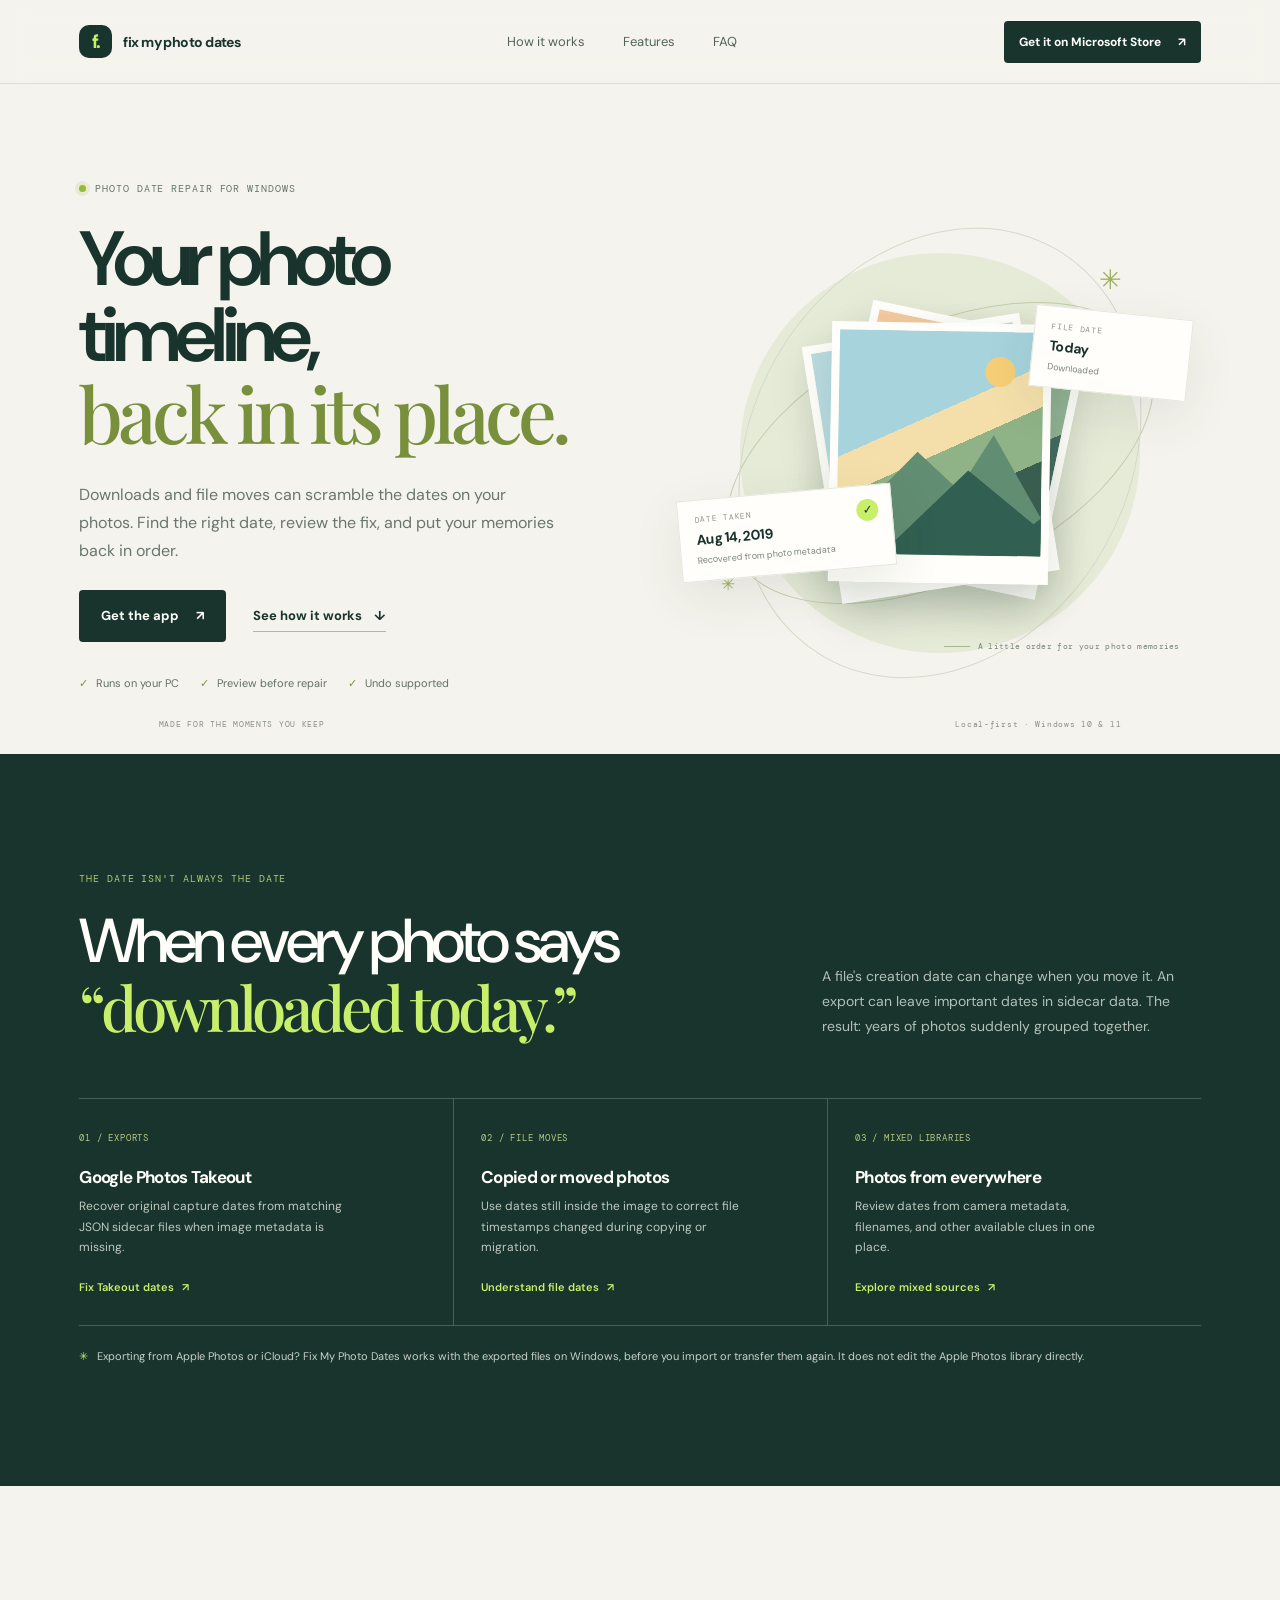
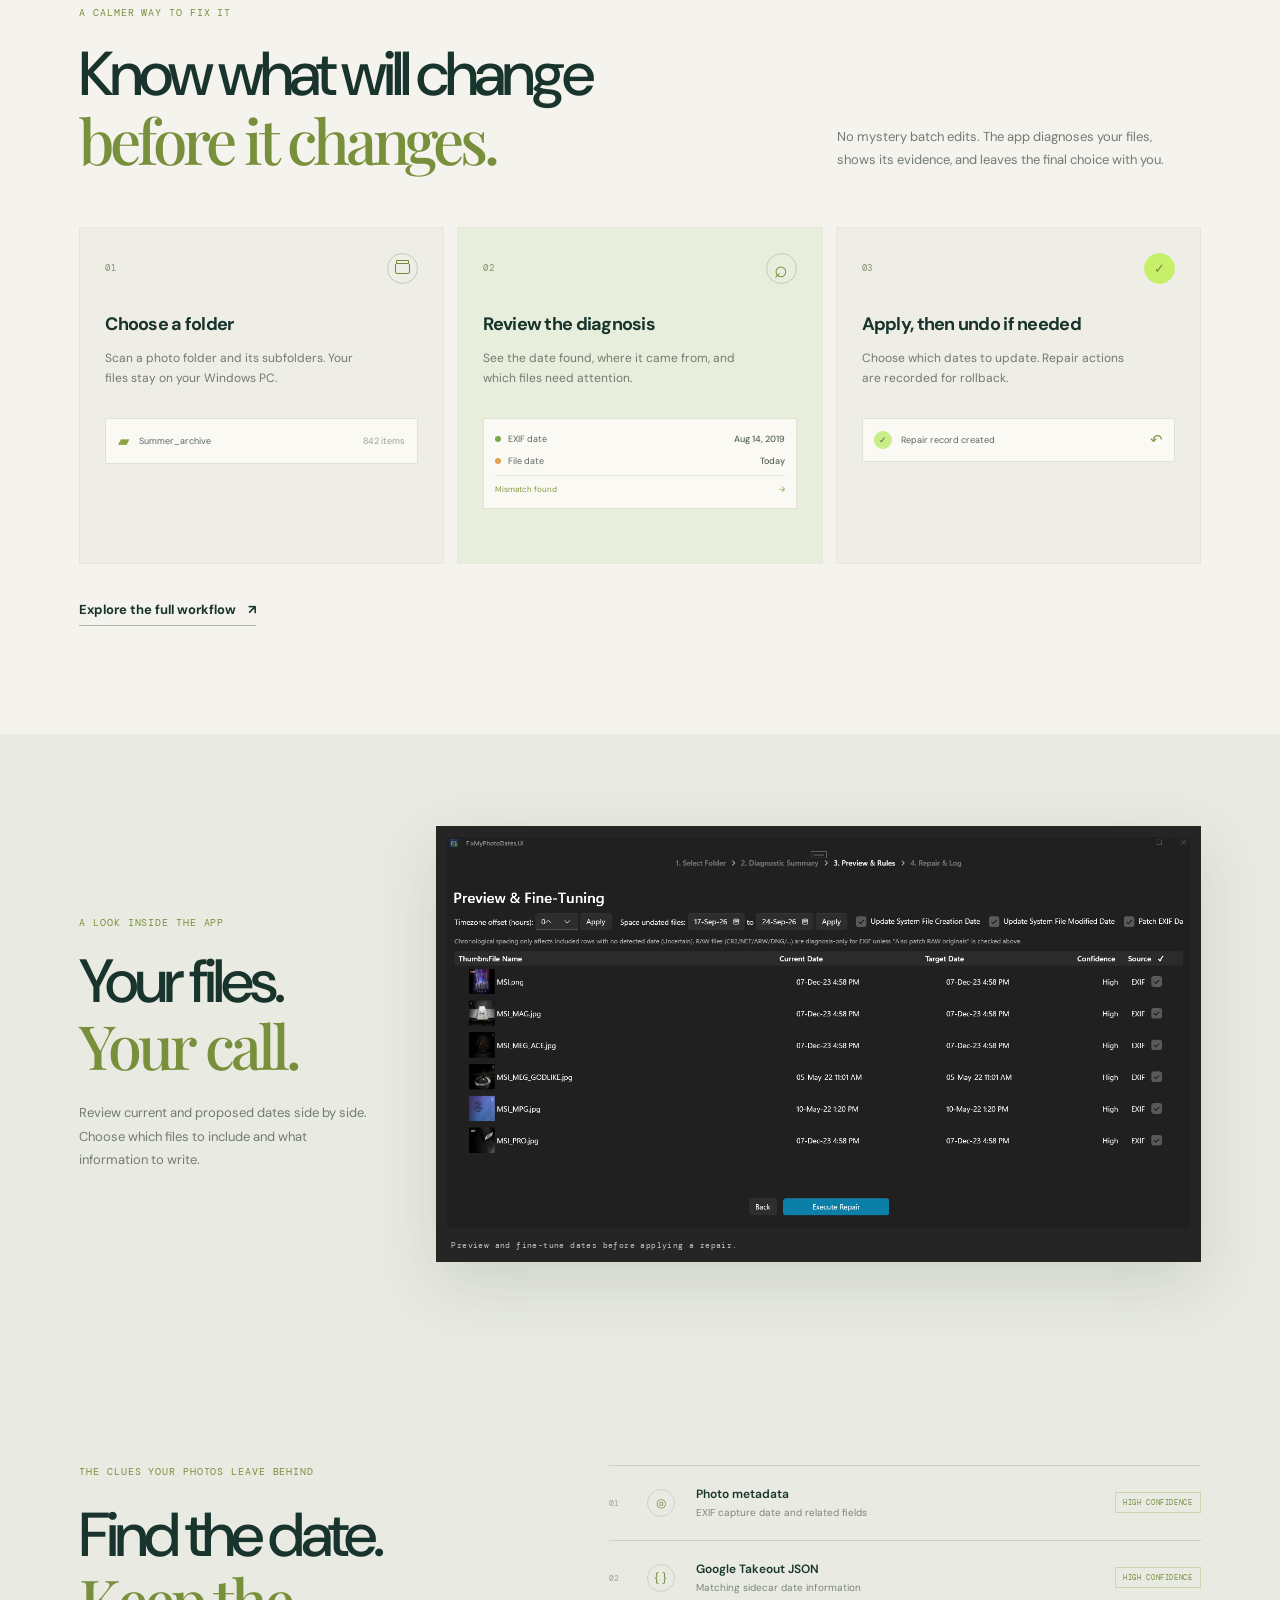
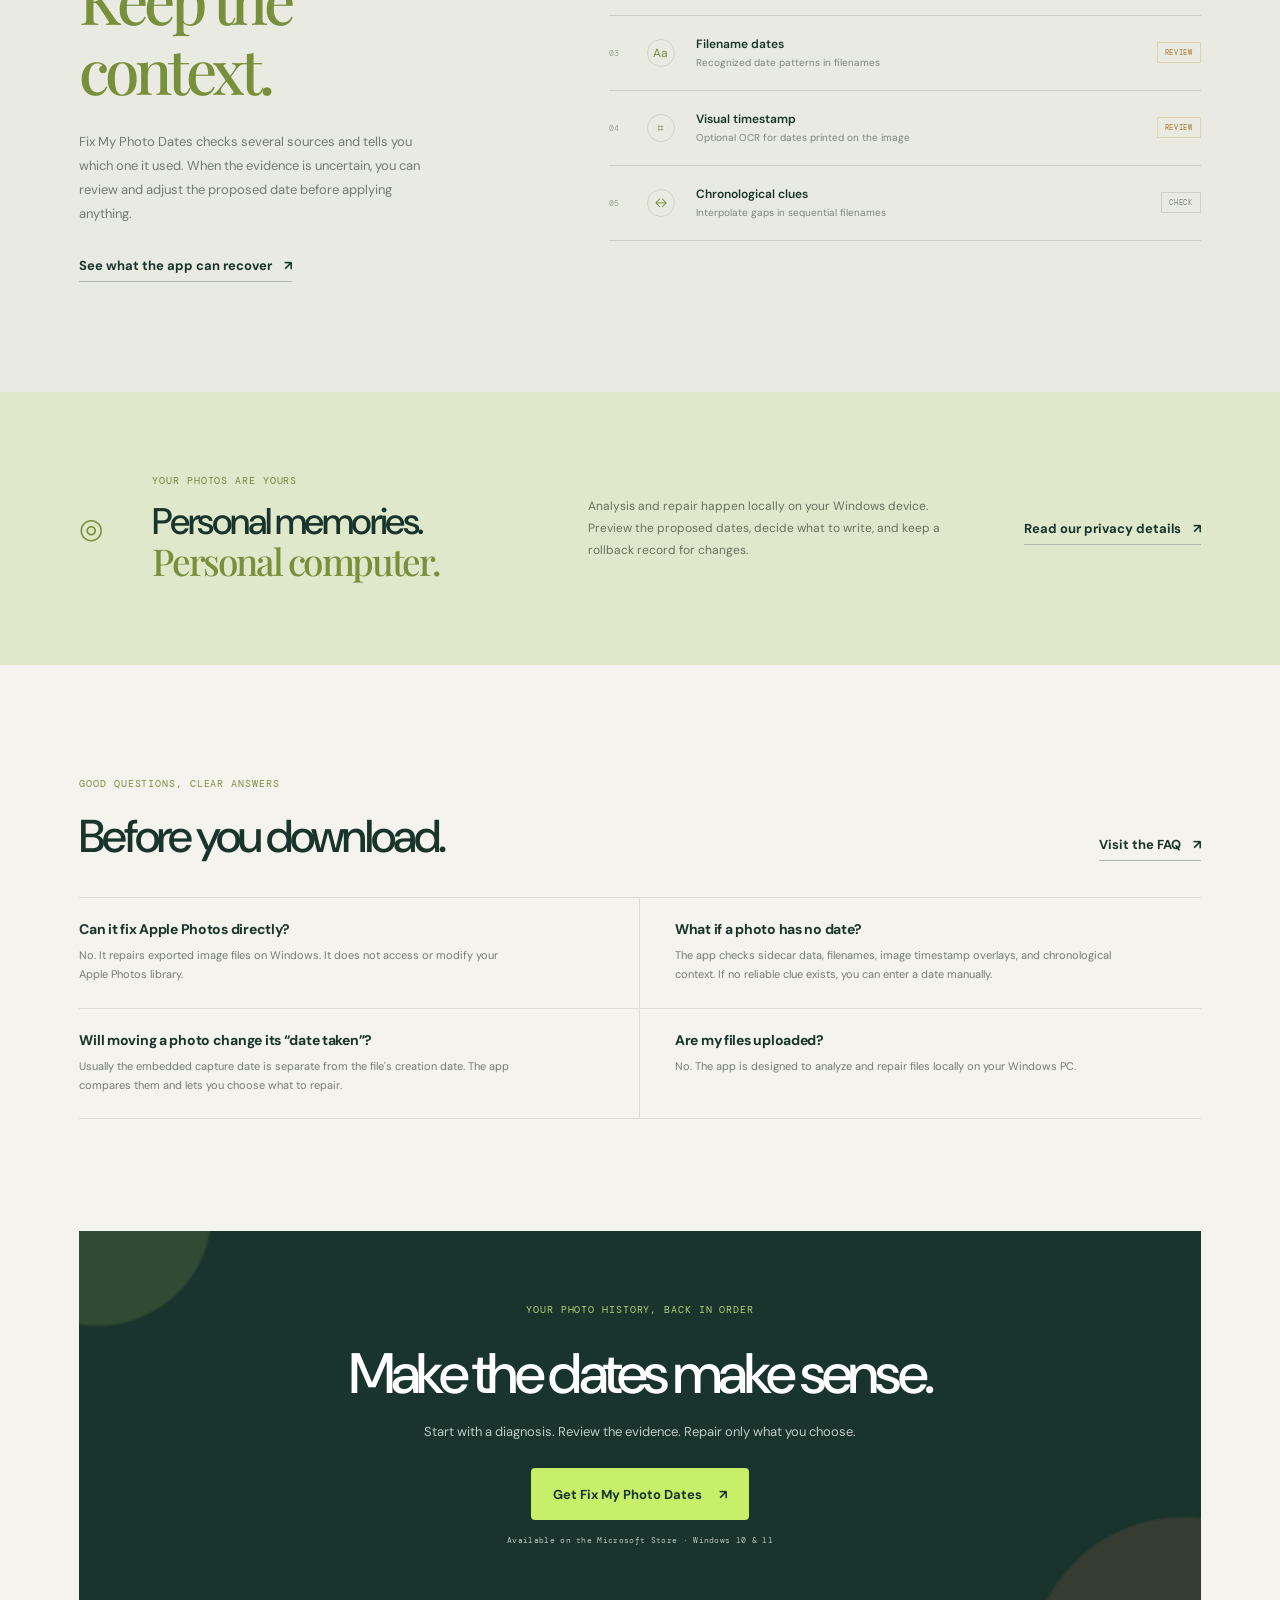
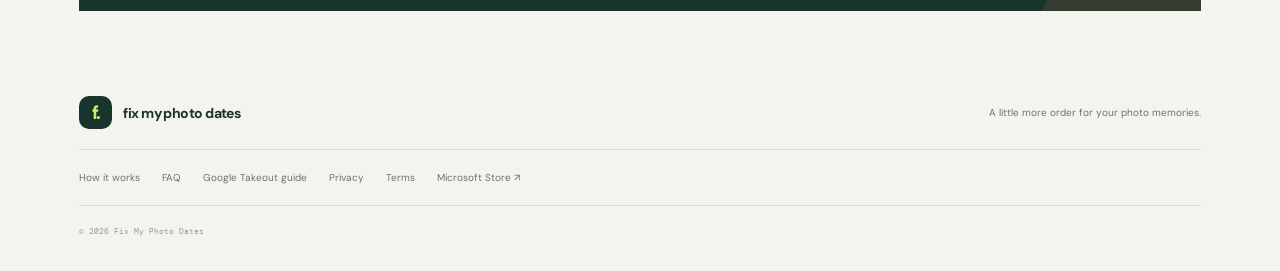
<file: index.html>
<!doctype html>
<html lang="en">
<head>
<!-- ga:start -->
<!-- Google tag (gtag.js) -->
<script async src="https://www.googletagmanager.com/gtag/js?id=G-S093L3PEBR"></script>
<script>
  window.dataLayer = window.dataLayer || [];
  function gtag(){dataLayer.push(arguments);}
  gtag('js', new Date());

  gtag('config', 'G-S093L3PEBR');
</script>
<!-- ga:end -->
  <meta charset="utf-8">
  <meta name="viewport" content="width=device-width, initial-scale=1">
  <meta name="theme-color" content="#f5f3ed">
  <meta name="description" content="Fix wrong photo dates after Google Takeout, iCloud exports or moving files. Diagnose and repair timestamps on Windows, with rollback.">
  <meta name="robots" content="index,follow,max-image-preview:large">
  <link rel="canonical" href="https://nikatsam.github.io/FixMyPhotoDates-Website/">
  <link rel="icon" href="favicon.svg" type="image/svg+xml">
  <link rel="stylesheet" href="styles.css">
  <link rel="stylesheet" href="motion.css">
  <link rel="stylesheet" href="app-preview.css">
  <title>Fix Wrong Photo Dates & Restore Your Timeline | Windows App</title>
  <meta property="og:type" content="website">
  <meta property="og:site_name" content="Fix My Photo Dates">
  <meta property="og:title" content="Your photo dates got scrambled. Put them back.">
  <meta property="og:description" content="Diagnose and repair photo dates after exports, downloads, or file moves. Local Windows app with a preview before changes.">
  <meta property="og:url" content="https://nikatsam.github.io/FixMyPhotoDates-Website/">
  <meta property="og:image" content="https://nikatsam.github.io/FixMyPhotoDates-Website/social-preview.svg">
  <meta name="twitter:card" content="summary_large_image">
  <meta name="twitter:title" content="Fix My Photo Dates | Restore Your Photo Timeline">
  <meta name="twitter:description" content="Repair wrong photo dates on Windows. Diagnose first, review every change, and keep your photos local.">
  <meta name="twitter:image" content="https://nikatsam.github.io/FixMyPhotoDates-Website/social-preview.svg">
  <script type="application/ld+json">
  {
    "@context":"https://schema.org",
    "@graph":[
      {"@type":"WebSite","@id":"https://nikatsam.github.io/FixMyPhotoDates-Website/#website","url":"https://nikatsam.github.io/FixMyPhotoDates-Website/","name":"Fix My Photo Dates","inLanguage":"en"},
      {"@type":"SoftwareApplication","@id":"https://nikatsam.github.io/FixMyPhotoDates-Website/#app","name":"Fix My Photo Dates","applicationCategory":"MultimediaApplication","operatingSystem":"Windows 10, Windows 11","description":"A local Windows app that diagnoses and repairs photo dates using embedded metadata, Google Takeout sidecars, filename dates, and optional timestamp OCR.","downloadUrl":"https://apps.microsoft.com/detail/9NFKQ1MV9399","installUrl":"https://apps.microsoft.com/detail/9NFKQ1MV9399","softwareVersion":"1.0.1"},
      {"@type":"Organization","@id":"https://nikatsam.github.io/FixMyPhotoDates-Website/#organization","name":"Fix My Photo Dates","url":"https://nikatsam.github.io/FixMyPhotoDates-Website/"}
    ]
  }
  </script>
  <script defer src="site.js"></script>
</head>
<body>
  <a class="skip-link" href="#main">Skip to content</a>
  <header class="site-header">
    <a class="brand" href="./" aria-label="Fix My Photo Dates home"><span class="brand-mark" aria-hidden="true">f.</span><span>fix my photo dates</span></a>
    <nav class="desktop-nav" aria-label="Main navigation">
      <a href="#how-it-works">How it works</a><a href="#features">Features</a><a href="faq.html">FAQ</a>
    </nav>
    <a class="button button-small button-dark header-cta" href="https://apps.microsoft.com/detail/9NFKQ1MV9399" target="_blank" rel="noopener">Get it on Microsoft Store <span aria-hidden="true">↗</span></a>
  </header>

  <main id="main">
    <section class="hero section-wrap">
      <div class="hero-copy reveal">
        <p class="eyebrow"><span class="eyebrow-dot"></span> PHOTO DATE REPAIR FOR WINDOWS</p>
        <h1>Your photo timeline,<br><span class="serif-accent">back in its place.</span></h1>
        <p class="hero-lede">Downloads and file moves can scramble the dates on your photos. Find the right date, review the fix, and put your memories back in order.</p>
        <div class="hero-actions">
          <a class="button button-dark" href="https://apps.microsoft.com/detail/9NFKQ1MV9399" target="_blank" rel="noopener">Get the app <span aria-hidden="true">↗</span></a>
          <a class="text-link" href="#how-it-works">See how it works <span aria-hidden="true">↓</span></a>
        </div>
        <div class="trust-row"><span><i aria-hidden="true">✓</i> Runs on your PC</span><span><i aria-hidden="true">✓</i> Preview before repair</span><span><i aria-hidden="true">✓</i> Undo supported</span></div>
      </div>
      <div class="hero-art reveal" aria-label="Illustration of photo dates being restored">
        <div class="orbit orbit-one"></div><div class="orbit orbit-two"></div>
        <div class="spark spark-one">✳</div><div class="spark spark-two">✳</div>
        <div class="date-card card-back"><span class="mini-label">FILE DATE</span><strong>Today</strong><small>Downloaded</small></div>
        <div class="date-card card-front"><span class="mini-label">DATE TAKEN</span><strong>Aug 14, 2019</strong><small>Recovered from photo metadata</small><span class="card-check">✓</span></div>
        <div class="photo-stack"><div class="photo photo-a"><div class="sun"></div><div class="mountain mountain-a"></div><div class="mountain mountain-b"></div></div><div class="photo photo-b"><div class="sun"></div><div class="mountain mountain-a"></div><div class="mountain mountain-b"></div></div><div class="photo photo-c"><div class="sun"></div><div class="mountain mountain-a"></div><div class="mountain mountain-b"></div></div></div>
        <div class="art-caption"><span class="caption-line"></span> A little order for your photo memories</div>
      </div>
      <div class="hero-bottom"><span>MADE FOR THE MOMENTS YOU KEEP</span><span>Local-first · Windows 10 & 11</span></div>
    </section>

    <section class="problem-section section-wrap reveal" aria-labelledby="problem-title">
      <div class="section-kicker">THE DATE ISN'T ALWAYS THE DATE</div>
      <div class="problem-heading"><h2 id="problem-title">When every photo says<br><span class="serif-accent">“downloaded today.”</span></h2><p>A file's creation date can change when you move it. An export can leave important dates in sidecar data. The result: years of photos suddenly grouped together.</p></div>
      <div class="problem-strip"><article><span class="problem-index">01 / EXPORTS</span><h3>Google Photos Takeout</h3><p>Recover original capture dates from matching JSON sidecar files when image metadata is missing.</p><a href="google-takeout-photo-dates.html">Fix Takeout dates <span aria-hidden="true">↗</span></a></article><article><span class="problem-index">02 / FILE MOVES</span><h3>Copied or moved photos</h3><p>Use dates still inside the image to correct file timestamps changed during copying or migration.</p><a href="photo-dates-after-moving-files.html">Understand file dates <span aria-hidden="true">↗</span></a></article><article><span class="problem-index">03 / MIXED LIBRARIES</span><h3>Photos from everywhere</h3><p>Review dates from camera metadata, filenames, and other available clues in one place.</p><a href="mixed-photo-sources.html">Explore mixed sources <span aria-hidden="true">↗</span></a></article></div>
      <p class="apple-note"><span aria-hidden="true">✳</span> Exporting from Apple Photos or iCloud? Fix My Photo Dates works with the exported files on Windows, before you import or transfer them again. It does not edit the Apple Photos library directly.</p>
    </section>

    <section class="workflow section-wrap" id="how-it-works">
      <div class="section-kicker reveal">A CALMER WAY TO FIX IT</div>
      <div class="workflow-intro reveal"><h2>Know what will change<br><span class="serif-accent">before it changes.</span></h2><p>No mystery batch edits. The app diagnoses your files, shows its evidence, and leaves the final choice with you.</p></div>
      <div class="workflow-grid">
        <article class="workflow-card reveal"><div class="step-top"><span>01</span><span class="step-icon folder-icon" aria-hidden="true"></span></div><h3>Choose a folder</h3><p>Scan a photo folder and its subfolders. Your files stay on your Windows PC.</p><div class="folder-demo"><span class="folder-symbol">▰</span><span>Summer_archive</span><span class="folder-count">842 items</span></div></article>
        <article class="workflow-card workflow-featured reveal"><div class="step-top"><span>02</span><span class="step-icon scan-icon" aria-hidden="true">⌕</span></div><h3>Review the diagnosis</h3><p>See the date found, where it came from, and which files need attention.</p><div class="diagnosis-demo"><div><span class="status-dot green"></span> EXIF date <b>Aug 14, 2019</b></div><div><span class="status-dot amber"></span> File date <b>Today</b></div><div class="diagnosis-result">Mismatch found <span>→</span></div></div></article>
        <article class="workflow-card reveal"><div class="step-top"><span>03</span><span class="step-icon check-icon" aria-hidden="true">✓</span></div><h3>Apply, then undo if needed</h3><p>Choose which dates to update. Repair actions are recorded for rollback.</p><div class="undo-demo"><span class="undo-check">✓</span><span>Repair record created</span><span class="undo-arrow">↶</span></div></article>
      </div>
      <a class="text-link workflow-link" href="product.html">Explore the full workflow <span aria-hidden="true">↗</span></a>
    </section>

    <section class="app-preview section-wrap reveal" aria-labelledby="app-preview-title">
      <div class="app-preview-copy"><div class="section-kicker">A LOOK INSIDE THE APP</div><h2 id="app-preview-title">Your files.<br><span class="serif-accent">Your call.</span></h2><p>Review current and proposed dates side by side. Choose which files to include and what information to write.</p></div>
      <figure class="app-preview-figure"><img src="../screenshots/3.png" width="1403" height="739" alt="Fix My Photo Dates Windows app showing photo thumbnails, current dates, proposed target dates, confidence, and detection source in its review grid" loading="lazy" decoding="async"><figcaption>Preview and fine-tune dates before applying a repair.</figcaption></figure>
    </section>

    <section class="feature-section section-wrap" id="features">
      <div class="feature-copy reveal"><div class="section-kicker">THE CLUES YOUR PHOTOS LEAVE BEHIND</div><h2>Find the date.<br><span class="serif-accent">Keep the context.</span></h2><p>Fix My Photo Dates checks several sources and tells you which one it used. When the evidence is uncertain, you can review and adjust the proposed date before applying anything.</p><a class="text-link" href="faq.html">See what the app can recover <span aria-hidden="true">↗</span></a></div>
      <div class="source-list reveal"><div class="source-row"><span class="source-no">01</span><span class="source-icon">◎</span><span><b>Photo metadata</b><small>EXIF capture date and related fields</small></span><span class="source-badge">HIGH CONFIDENCE</span></div><div class="source-row"><span class="source-no">02</span><span class="source-icon">{ }</span><span><b>Google Takeout JSON</b><small>Matching sidecar date information</small></span><span class="source-badge">HIGH CONFIDENCE</span></div><div class="source-row"><span class="source-no">03</span><span class="source-icon">Aa</span><span><b>Filename dates</b><small>Recognized date patterns in filenames</small></span><span class="source-badge badge-mid">REVIEW</span></div><div class="source-row"><span class="source-no">04</span><span class="source-icon">⌗</span><span><b>Visual timestamp</b><small>Optional OCR for dates printed on the image</small></span><span class="source-badge badge-mid">REVIEW</span></div><div class="source-row"><span class="source-no">05</span><span class="source-icon">↔</span><span><b>Chronological clues</b><small>Interpolate gaps in sequential filenames</small></span><span class="source-badge badge-manual">CHECK</span></div></div>
    </section>

    <section class="privacy-band section-wrap reveal"><div class="privacy-mark" aria-hidden="true">◎</div><div><div class="section-kicker">YOUR PHOTOS ARE YOURS</div><h2>Personal memories.<br><span class="serif-accent">Personal computer.</span></h2></div><p>Analysis and repair happen locally on your Windows device. Preview the proposed dates, decide what to write, and keep a rollback record for changes.</p><a class="text-link" href="privacy.html">Read our privacy details <span aria-hidden="true">↗</span></a></section>

    <section class="faq-preview section-wrap reveal"><div class="section-kicker">GOOD QUESTIONS, CLEAR ANSWERS</div><div class="faq-preview-head"><h2>Before you download.</h2><a class="text-link" href="faq.html">Visit the FAQ <span aria-hidden="true">↗</span></a></div><div class="faq-grid"><article><h3>Can it fix Apple Photos directly?</h3><p>No. It repairs exported image files on Windows. It does not access or modify your Apple Photos library.</p></article><article><h3>What if a photo has no date?</h3><p>The app checks sidecar data, filenames, image timestamp overlays, and chronological context. If no reliable clue exists, you can enter a date manually.</p></article><article><h3>Will moving a photo change its “date taken”?</h3><p>Usually the embedded capture date is separate from the file's creation date. The app compares them and lets you choose what to repair.</p></article><article><h3>Are my files uploaded?</h3><p>No. The app is designed to analyze and repair files locally on your Windows PC.</p></article></div></section>

    <section class="final-cta section-wrap reveal" id="download"><div class="cta-orb cta-orb-one"></div><div class="cta-orb cta-orb-two"></div><div class="section-kicker">YOUR PHOTO HISTORY, BACK IN ORDER</div><h2>Make the dates make sense.</h2><p>Start with a diagnosis. Review the evidence. Repair only what you choose.</p><a class="button button-light" href="https://apps.microsoft.com/detail/9NFKQ1MV9399" target="_blank" rel="noopener">Get Fix My Photo Dates <span aria-hidden="true">↗</span></a><span class="cta-note">Available on the Microsoft Store · Windows 10 &amp; 11</span></section>
  </main>

  <footer class="site-footer"><a class="brand footer-brand" href="./"><span class="brand-mark" aria-hidden="true">f.</span><span>fix my photo dates</span></a><p>A little more order for your photo memories.</p><div class="footer-links"><a href="product.html">How it works</a><a href="faq.html">FAQ</a><a href="google-takeout-photo-dates.html">Google Takeout guide</a><a href="privacy.html">Privacy</a><a href="terms.html">Terms</a><a href="https://apps.microsoft.com/detail/9NFKQ1MV9399" target="_blank" rel="noopener">Microsoft Store ↗</a></div><span class="copyright">© 2026 Fix My Photo Dates</span></footer>
</body>
</html>
</file>
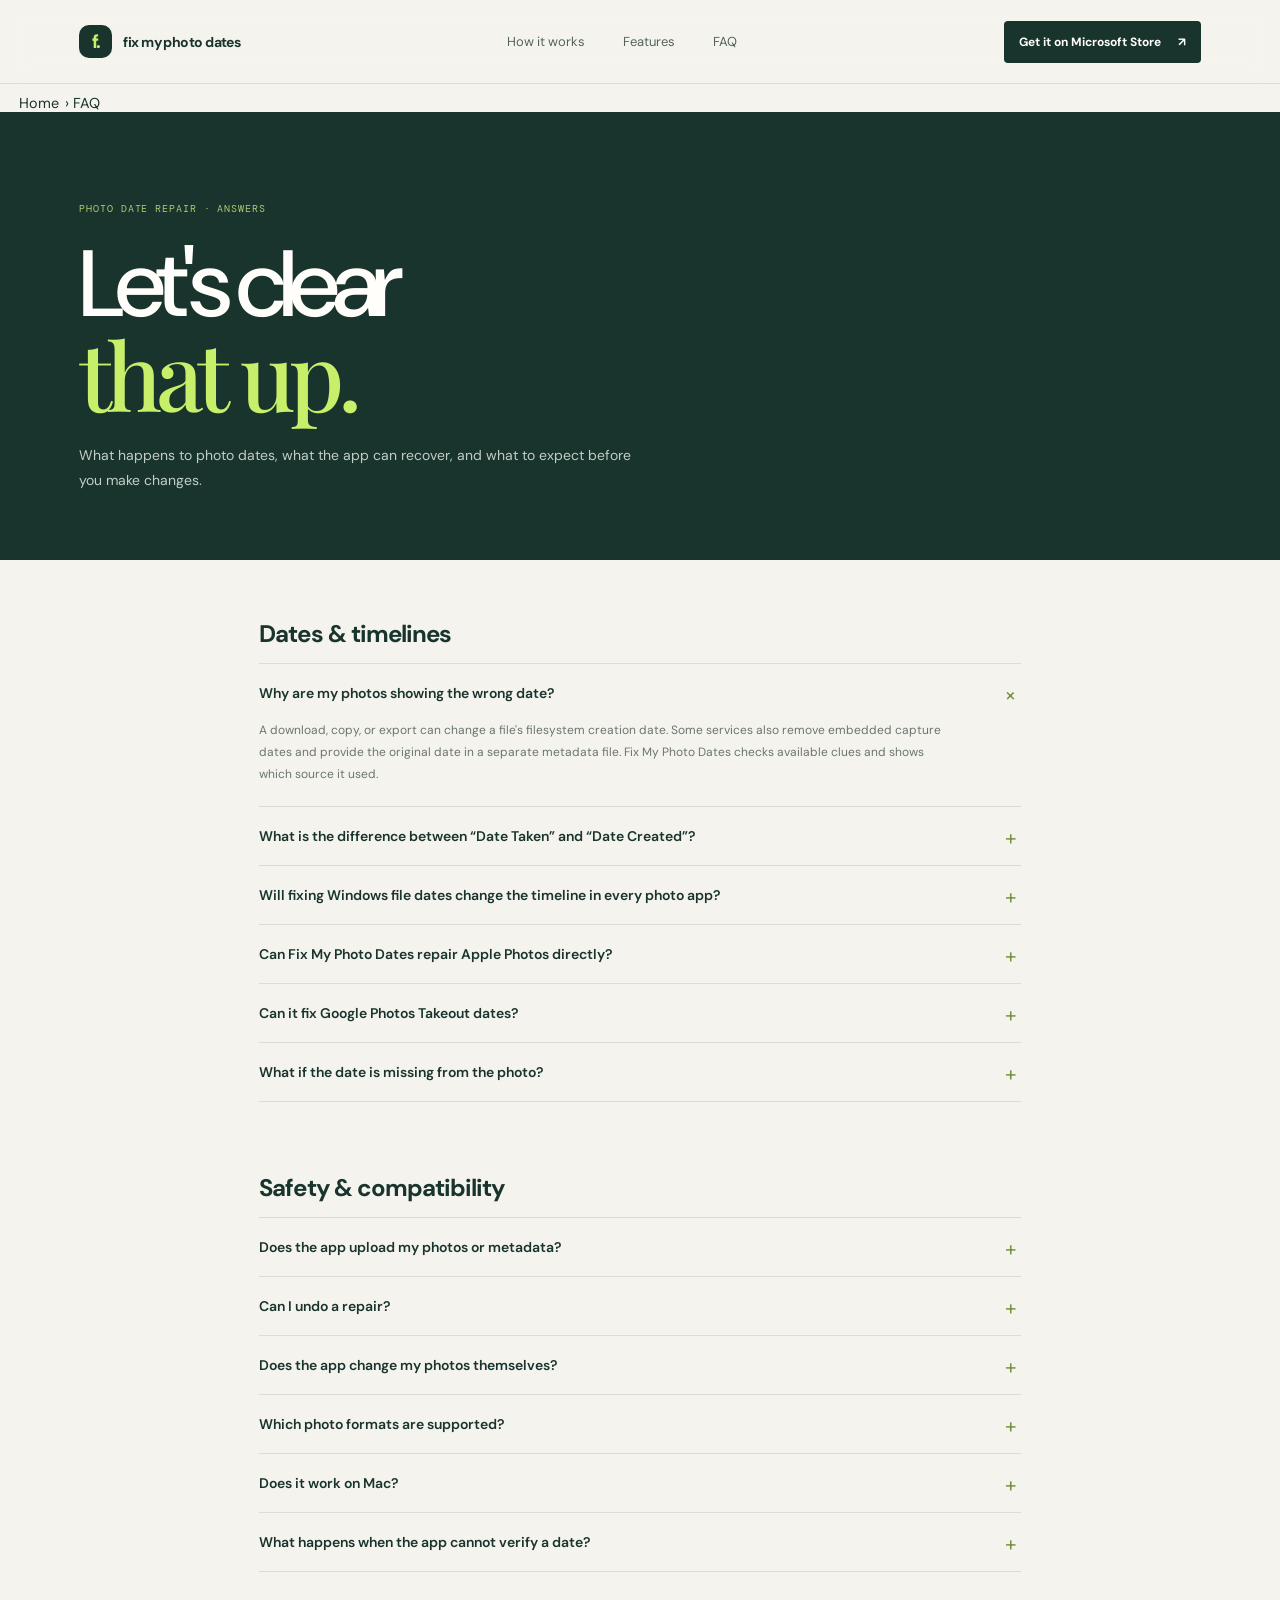
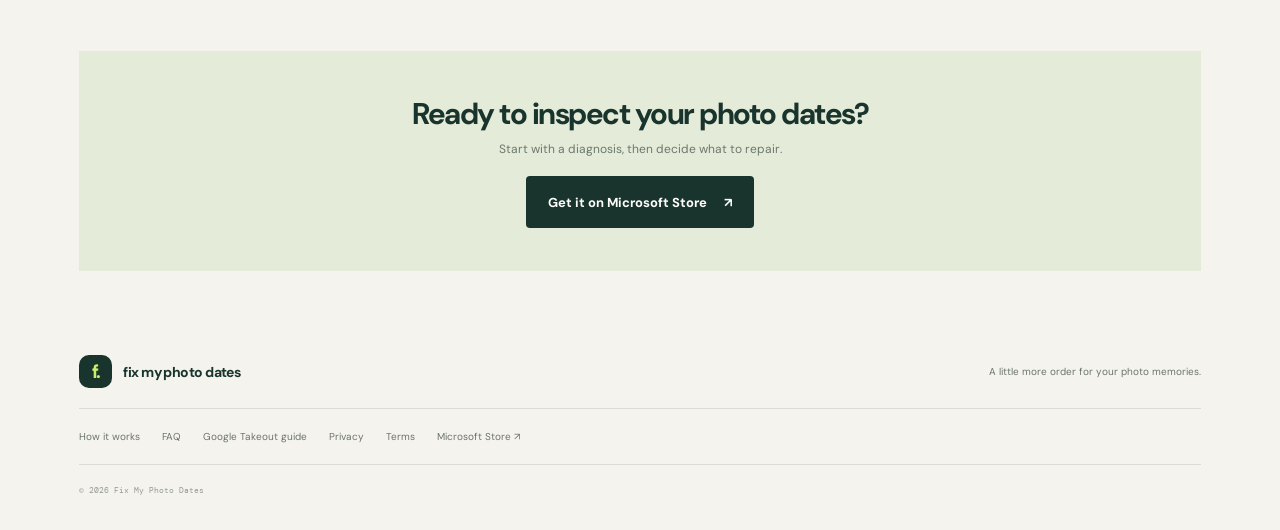
<file: faq.html>
<!doctype html>
<html lang="en">
<head>
<!-- ga:start -->
<!-- Google tag (gtag.js) -->
<script async src="https://www.googletagmanager.com/gtag/js?id=G-S093L3PEBR"></script>
<script>
  window.dataLayer = window.dataLayer || [];
  function gtag(){dataLayer.push(arguments);}
  gtag('js', new Date());

  gtag('config', 'G-S093L3PEBR');
</script>
<!-- ga:end -->
  <meta charset="utf-8"><meta name="viewport" content="width=device-width, initial-scale=1"><meta name="theme-color" content="#f5f3ed">
  <meta name="description" content="Answers about fixing wrong photo dates, Google Takeout JSON sidecars, EXIF metadata, file timestamps, Apple Photos exports, privacy, and rollback.">
  <link rel="canonical" href="https://nikatsam.github.io/FixMyPhotoDates-Website/faq.html"><link rel="icon" href="favicon.svg" type="image/svg+xml"><link rel="stylesheet" href="styles.css"><link rel="stylesheet" href="motion.css"><link rel="stylesheet" href="subpages.css"><title>Photo Date Repair FAQ | Fix My Photo Dates</title>
  <meta property="og:title" content="Photo Date Repair FAQ | Fix My Photo Dates"><meta property="og:description" content="Clear answers about EXIF dates, Takeout exports, Windows file timestamps, Apple Photos exports, and privacy."><meta property="og:url" content="https://nikatsam.github.io/FixMyPhotoDates-Website/faq.html">
  <script defer src="site.js"></script>
  <script type="application/ld+json">{"@context":"https://schema.org","@type":"FAQPage","mainEntity":[
    {"@type":"Question","name":"Why are my photos showing the wrong date?","acceptedAnswer":{"@type":"Answer","text":"A copy, download, or export can change a file's filesystem creation date. Some services also remove embedded capture dates and provide the original date in a separate metadata file. Photo date repair checks available metadata and shows the source of its proposed date."}},
    {"@type":"Question","name":"Can Fix My Photo Dates repair Apple Photos directly?","acceptedAnswer":{"@type":"Answer","text":"No. Fix My Photo Dates is a Windows app for exported photo files. It does not connect to or edit the Apple Photos library. Export the image files, repair those files on Windows, then import or transfer them again if needed."}},
    {"@type":"Question","name":"Can it fix Google Photos Takeout dates?","acceptedAnswer":{"@type":"Answer","text":"The app can match Google Takeout JSON sidecar files to images and use the photoTakenTime value when the image itself has no usable date. Keep the exported JSON files beside their matching photos during analysis."}},
    {"@type":"Question","name":"What is the difference between Date Taken and Date Created?","acceptedAnswer":{"@type":"Answer","text":"Date Taken usually comes from capture-date metadata embedded in the photo. Date Created is a filesystem timestamp assigned by Windows and may change when a file is copied or downloaded. Different apps may sort using different date fields."}},
    {"@type":"Question","name":"Does the app upload my photos?","acceptedAnswer":{"@type":"Answer","text":"No. Photo analysis and date repair run locally on your Windows device. Your photo files are not uploaded by the app."}},
    {"@type":"Question","name":"Can I undo a repair?","acceptedAnswer":{"@type":"Answer","text":"Repair actions are recorded in a local rollback manifest so you can restore saved filesystem timestamps and the EXIF date value recorded by the app. Back up important photos before changing metadata."}},
    {"@type":"Question","name":"What if the original date is completely missing?","acceptedAnswer":{"@type":"Answer","text":"The app looks for other clues, including Google Takeout sidecars, supported filename patterns, timestamp text printed on an image, and chronology in a sequence. If no reliable date is found, you can manually enter one or leave the file unchanged."}},
    {"@type":"Question","name":"Which photo file formats are supported?","acceptedAnswer":{"@type":"Answer","text":"The app scans common photo formats including JPEG, HEIC, TIFF, WebP, AVIF, PNG, and camera RAW formats. RAW EXIF editing is off by default; file timestamp repair is available independently."}},
    {"@type":"Question","name":"Does it work on Mac?","acceptedAnswer":{"@type":"Answer","text":"The app is a Windows desktop application for Windows 10 and Windows 11. It does not run on macOS."}}
  ]}</script>
<script type="application/ld+json">{"@context": "https://schema.org", "@type": "BreadcrumbList", "itemListElement": [{"@type": "ListItem", "position": 1, "name": "Home", "item": "https://nikatsam.github.io/FixMyPhotoDates-Website/"}, {"@type": "ListItem", "position": 2, "name": "FAQ", "item": "https://nikatsam.github.io/FixMyPhotoDates-Website/faq.html"}]}</script>
</head>
<body>
  <a class="skip-link" href="#main">Skip to content</a>
  <header class="site-header"><a class="brand" href="./"><span class="brand-mark" aria-hidden="true">f.</span><span>fix my photo dates</span></a><nav class="desktop-nav" aria-label="Main navigation"><a href="./#how-it-works">How it works</a><a href="./#features">Features</a><a href="faq.html" aria-current="page">FAQ</a></nav><a class="button button-small button-dark header-cta" href="https://apps.microsoft.com/detail/9NFKQ1MV9399" target="_blank" rel="noopener">Get it on Microsoft Store <span aria-hidden="true">↗</span></a></header>
<nav class="breadcrumb" aria-label="Breadcrumb" style="font-size:.9rem;padding:.6rem 1.2rem 0;"><ol style="list-style:none;display:flex;flex-wrap:wrap;gap:.35rem;margin:0;padding:0"><li><a href="./">Home</a></li><li aria-current="page"><span aria-hidden="true">&rsaquo;</span> FAQ</li></ol></nav>
  <main id="main" class="subpage">
    <section class="subpage-hero reveal"><div class="section-kicker">PHOTO DATE REPAIR · ANSWERS</div><h1>Let's clear<br><span class="serif-accent">that up.</span></h1><p>What happens to photo dates, what the app can recover, and what to expect before you make changes.</p></section>
    <section class="faq-list-section reveal"><h2>Dates &amp; timelines</h2>
      <details class="faq-item" open><summary>Why are my photos showing the wrong date?</summary><p>A download, copy, or export can change a file's filesystem creation date. Some services also remove embedded capture dates and provide the original date in a separate metadata file. Fix My Photo Dates checks available clues and shows which source it used.</p></details>
      <details class="faq-item"><summary>What is the difference between “Date Taken” and “Date Created”?</summary><p><strong>Date Taken</strong> usually comes from capture-date metadata embedded in the image. <strong>Date Created</strong> is a Windows filesystem timestamp that can change when a file is copied or downloaded. Photo apps do not all sort by the same date field, so the date that needs repair depends on where you view the photos.</p></details>
      <details class="faq-item"><summary>Will fixing Windows file dates change the timeline in every photo app?</summary><p>Not necessarily. Some photo apps prioritize embedded EXIF capture dates; others may use filesystem dates. When the embedded date is wrong or missing, repairing EXIF is more likely to affect an app's displayed timeline. The app lets you choose whether to update file timestamps, EXIF dates, or both.</p></details>
      <details class="faq-item"><summary>Can Fix My Photo Dates repair Apple Photos directly?</summary><p>No. This is a Windows utility for exported photo files. It does not connect to or edit an Apple Photos library. Export the image files, repair them on Windows, then import or transfer them again if needed. If the exported file already has the correct embedded capture date, changing only its Windows creation date may not change how Apple Photos sorts it.</p></details>
      <details class="faq-item"><summary>Can it fix Google Photos Takeout dates?</summary><p>Yes. The app can match Google Takeout JSON sidecar files to images and use the <code>photoTakenTime</code> value when the image itself has no usable capture date. Keep the exported JSON files beside their matching photos during analysis. Read the <a href="google-takeout-photo-dates.html">Google Takeout date repair guide</a>.</p></details>
      <details class="faq-item"><summary>What if the date is missing from the photo?</summary><p>The app checks for other clues: matching Google Takeout sidecars, supported date patterns in filenames, timestamp text printed on the image, and chronological context in a sequence of files. You can also enter a date manually, or leave a file unchanged if you cannot verify its date.</p></details>
    </section>
    <section class="faq-list-section reveal"><h2>Safety &amp; compatibility</h2>
      <details class="faq-item"><summary>Does the app upload my photos or metadata?</summary><p>No. Analysis and repair run locally on your Windows device. The app does not upload your photo files.</p></details>
      <details class="faq-item"><summary>Can I undo a repair?</summary><p>Repair actions are recorded in a local rollback manifest so saved filesystem timestamps and the EXIF date value recorded by the app can be restored. Because metadata can vary between files, make a separate backup of important photos before changing them.</p></details>
      <details class="faq-item"><summary>Does the app change my photos themselves?</summary><p>When EXIF repair is selected, the app writes selected date tags to the image file. It does not intentionally change image pixels. File timestamp options change Windows filesystem metadata. RAW EXIF patching is off by default; updating RAW file timestamps does not edit RAW image metadata.</p></details>
      <details class="faq-item"><summary>Which photo formats are supported?</summary><p>The app scans common formats including JPEG, HEIC/HEIF, TIFF, WebP, AVIF, PNG, and common camera RAW formats. Available date fields and repair options vary by format.</p></details>
      <details class="faq-item"><summary>Does it work on Mac?</summary><p>No. Fix My Photo Dates is a Windows desktop application for Windows 10 and Windows 11.</p></details>
      <details class="faq-item"><summary>What happens when the app cannot verify a date?</summary><p>The file is marked uncertain instead of being presented as a confident automatic match. You can set a date yourself, use chronological spacing for a group of undated files, or exclude the file from repair.</p></details>
    </section>
    <section class="subpage-cta reveal"><h2>Ready to inspect your photo dates?</h2><p>Start with a diagnosis, then decide what to repair.</p><a class="button button-dark" href="https://apps.microsoft.com/detail/9NFKQ1MV9399" target="_blank" rel="noopener">Get it on Microsoft Store <span aria-hidden="true">↗</span></a></section>
  </main>
  <footer class="site-footer"><a class="brand footer-brand" href="./"><span class="brand-mark" aria-hidden="true">f.</span><span>fix my photo dates</span></a><p>A little more order for your photo memories.</p><div class="footer-links"><a href="product.html">How it works</a><a href="faq.html">FAQ</a><a href="google-takeout-photo-dates.html">Google Takeout guide</a><a href="privacy.html">Privacy</a><a href="terms.html">Terms</a><a href="https://apps.microsoft.com/detail/9NFKQ1MV9399" target="_blank" rel="noopener">Microsoft Store ↗</a></div><span class="copyright">© 2026 Fix My Photo Dates</span></footer>
</body>
</html>
</file>
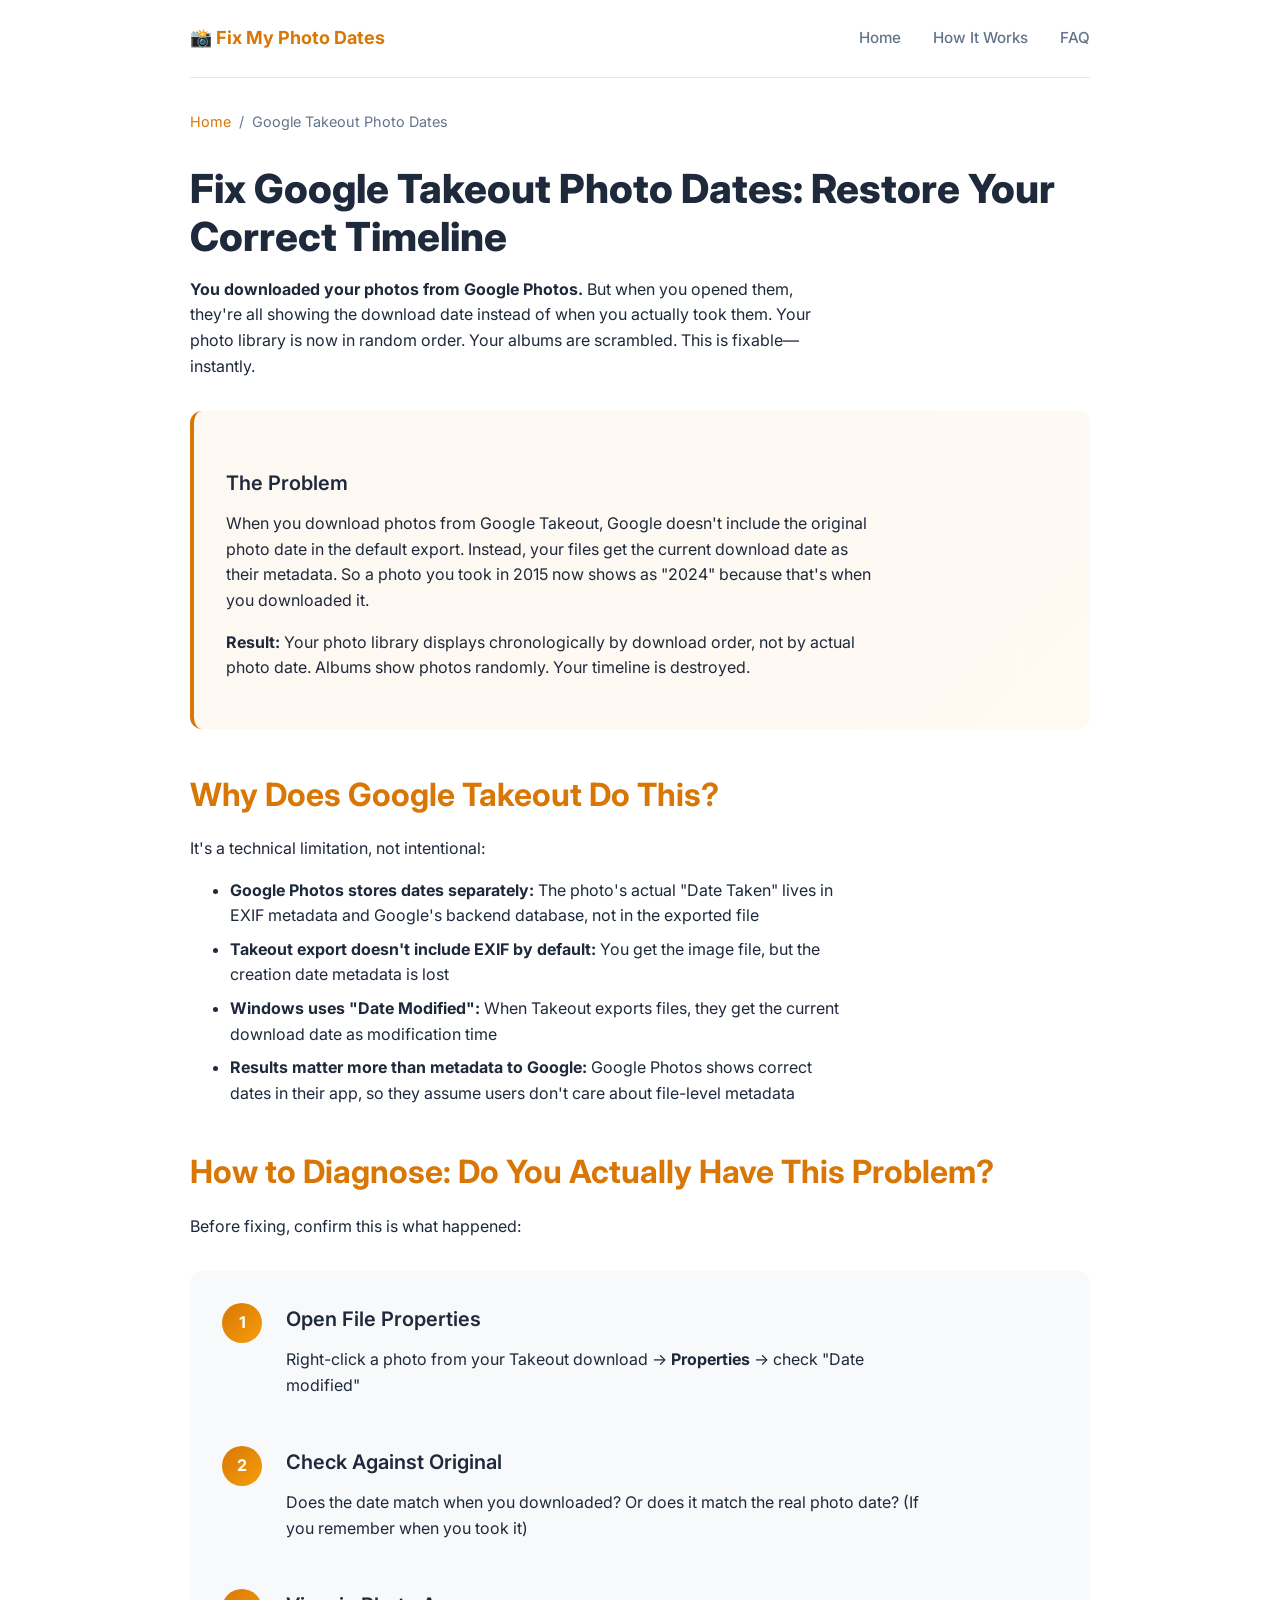
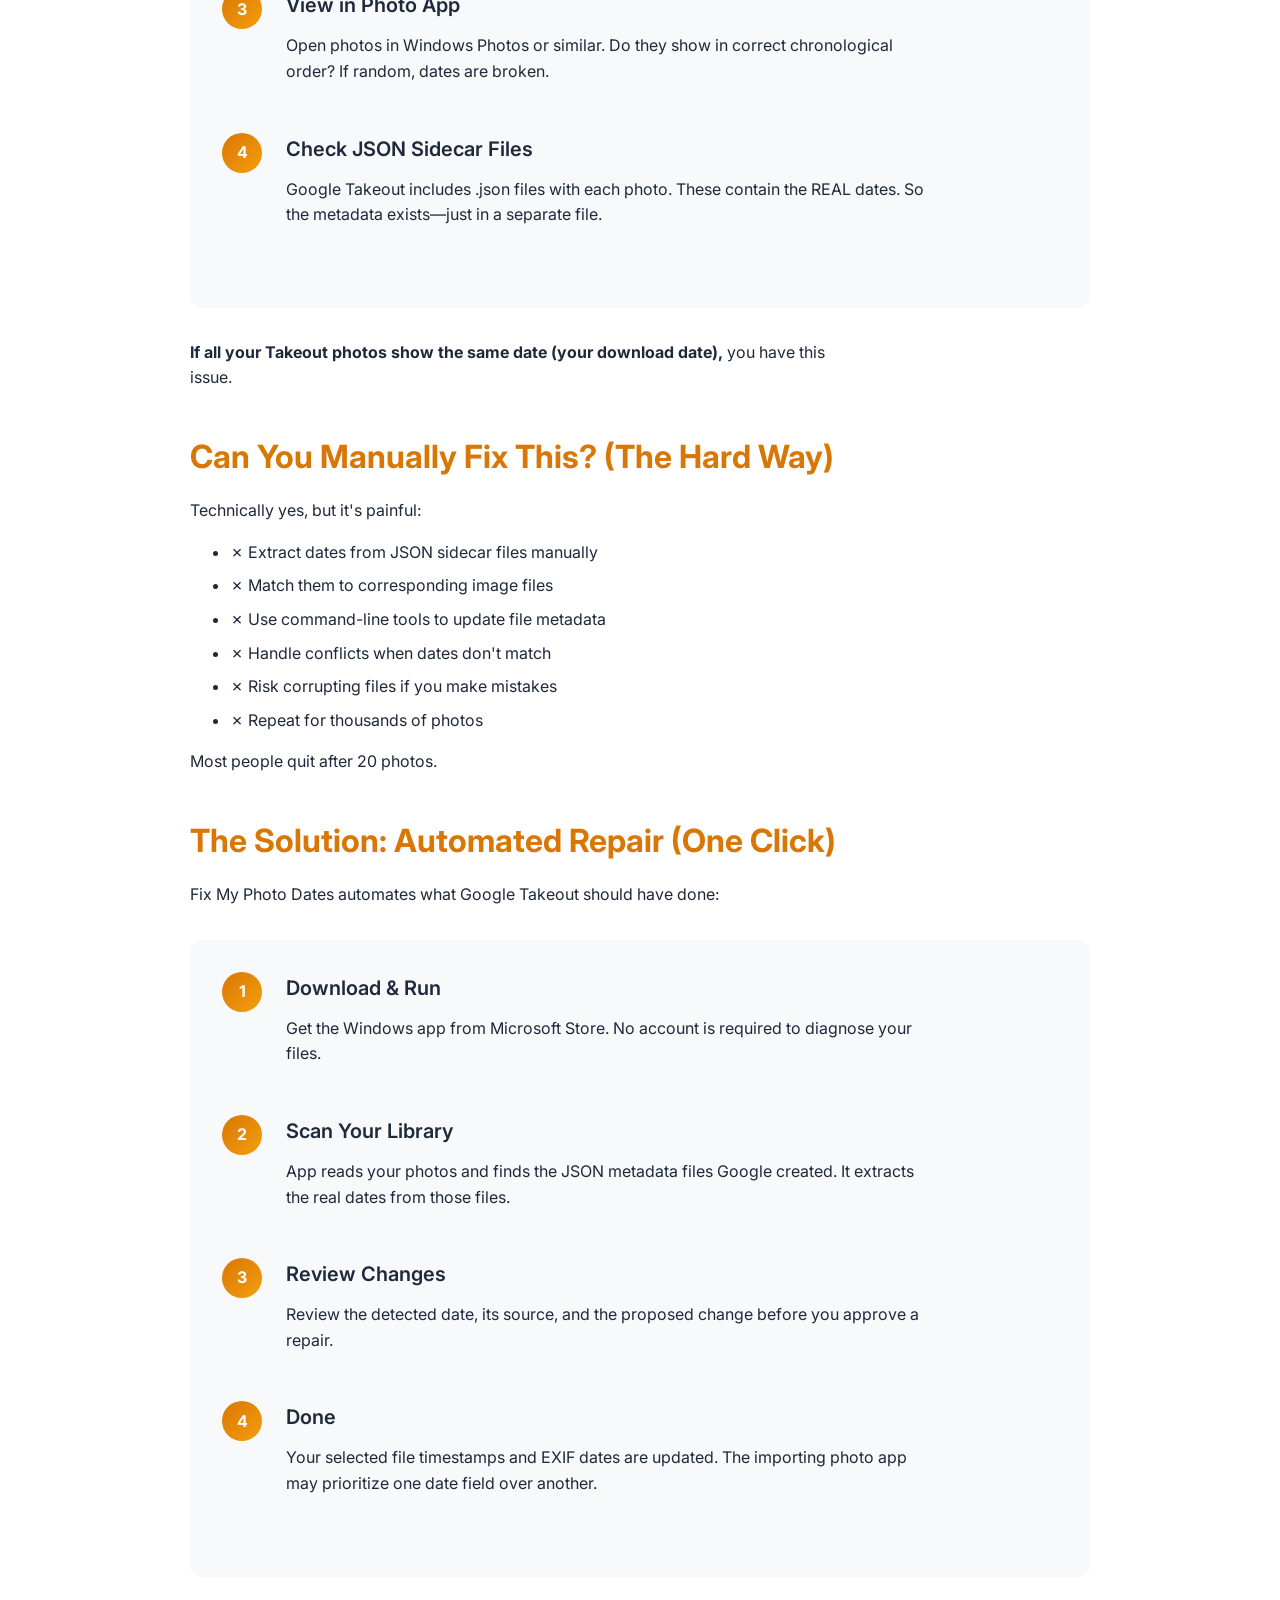
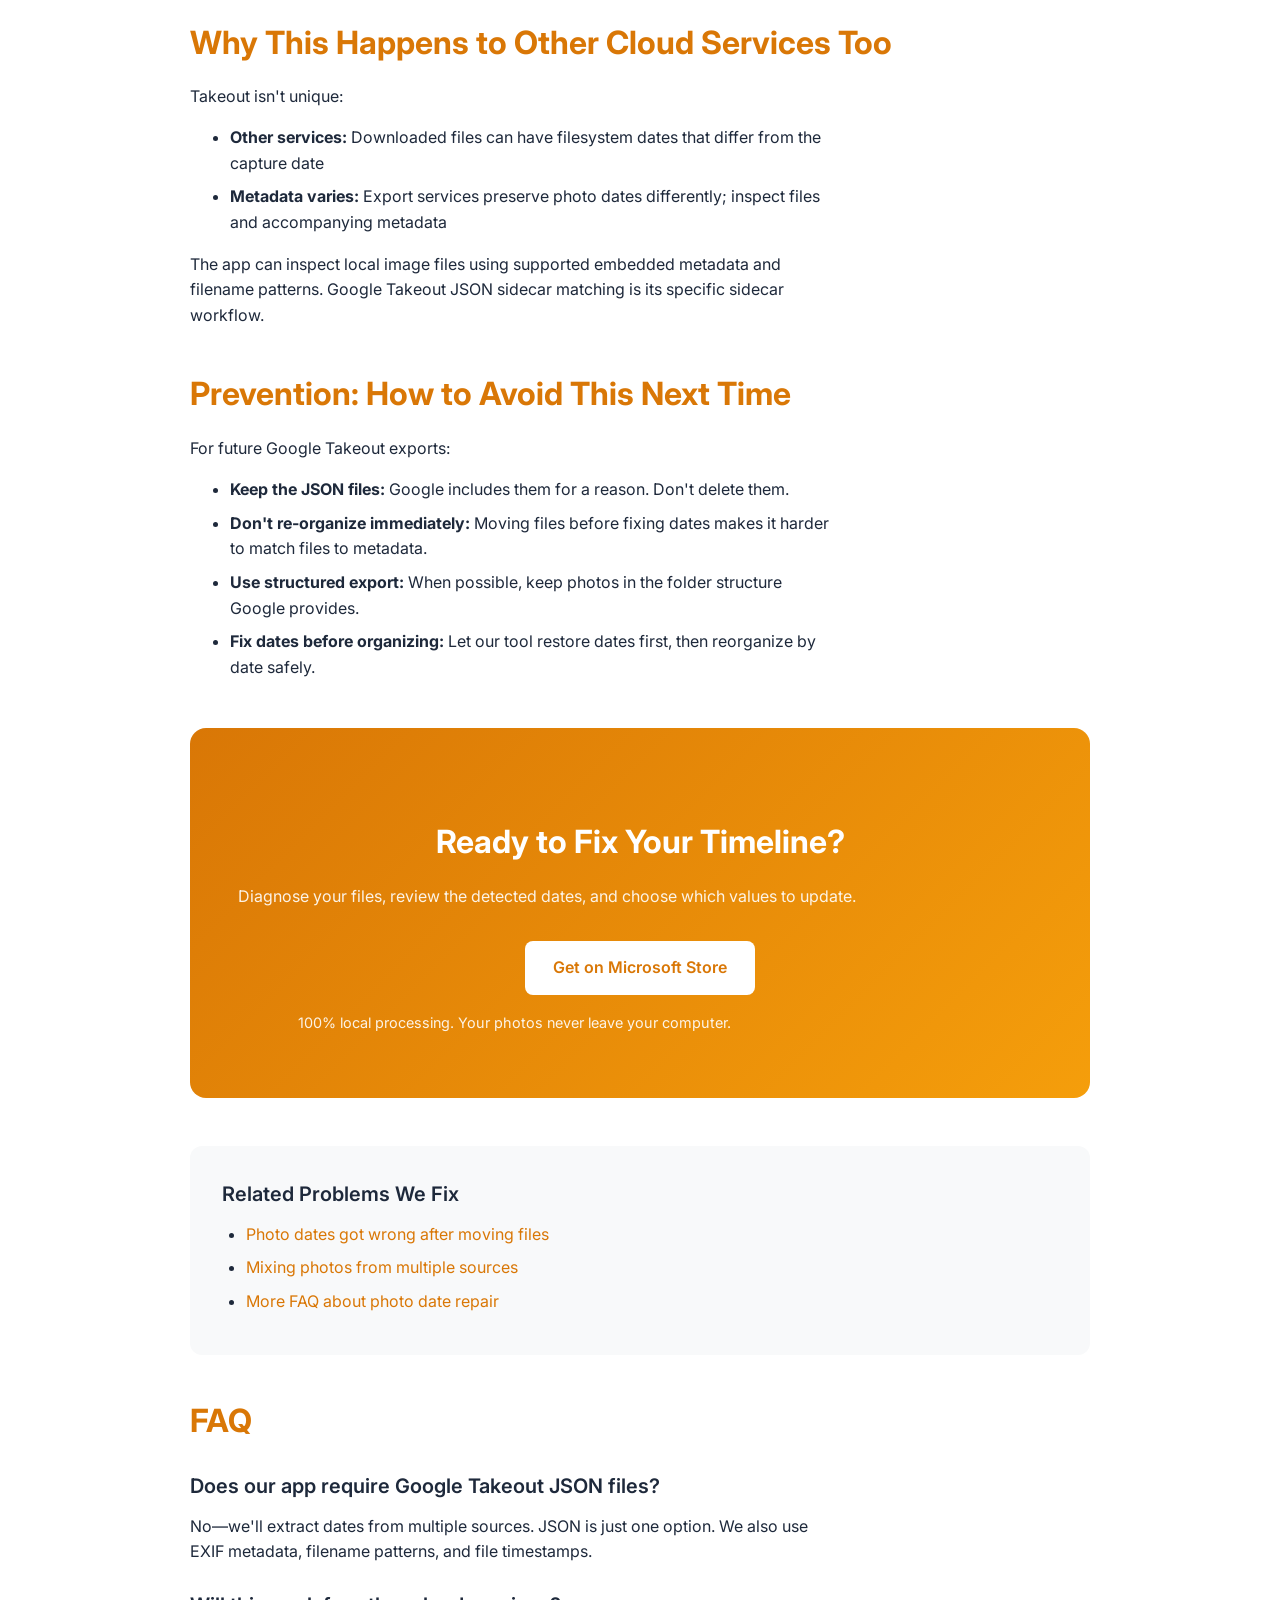
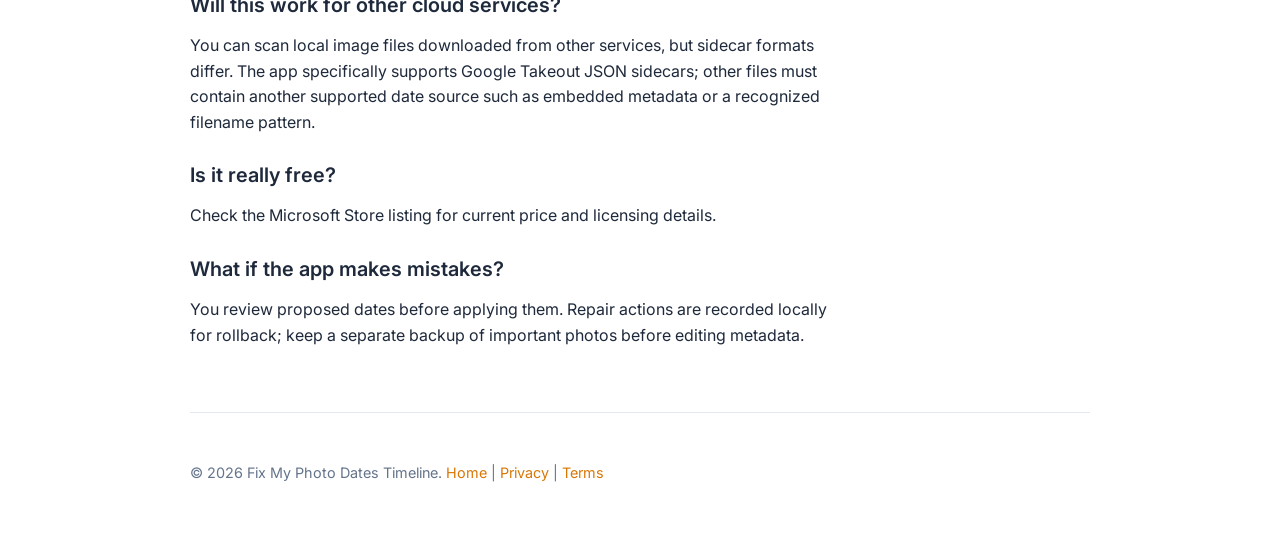
<file: google-takeout-photo-dates.html>
<!doctype html>
<html lang="en">
<head>
<!-- ga:start -->
<!-- Google tag (gtag.js) -->
<script async src="https://www.googletagmanager.com/gtag/js?id=G-S093L3PEBR"></script>
<script>
  window.dataLayer = window.dataLayer || [];
  function gtag(){dataLayer.push(arguments);}
  gtag('js', new Date());

  gtag('config', 'G-S093L3PEBR');
</script>
<!-- ga:end -->
  <meta charset="UTF-8">
  <meta name="viewport" content="width=device-width, initial-scale=1.0, viewport-fit=cover">
  <meta name="description" content="Google Takeout downloaded your photos with the wrong date. Your timeline is scrambled. Learn why it happens and how to fix it instantly with our free Windows app.">
  <meta name="keywords" content="Google Takeout photo dates wrong, fix photo dates Takeout, repair Google Photos import dates, photo creation date wrong">
  <meta name="author" content="Nikatsam">

  <!-- Open Graph -->
  <meta property="og:type" content="article">
  <meta property="og:title" content="Fix Google Takeout Photo Dates - Restore Your Timeline">
  <meta property="og:description" content="Google Takeout replaced your real photo dates with download dates. See why it happens and how to fix your entire library instantly.">
  <meta property="og:url" content="https://nikatsam.github.io/FixMyPhotoDates-Website/google-takeout-photo-dates.html">

  <!-- Canonical -->
  <link rel="canonical" href="https://nikatsam.github.io/FixMyPhotoDates-Website/google-takeout-photo-dates.html">

  <link rel="preconnect" href="https://fonts.googleapis.com">
  <link rel="preconnect" href="https://fonts.gstatic.com" crossorigin>
  <link href="https://fonts.googleapis.com/css2?family=Inter:wght@400;500;600;700;800&display=swap" rel="stylesheet">

  <title>Fix Google Takeout Photo Dates | Restore Timeline</title>

  <style>
    :root {
      --accent-600: #D97706;
      --accent-500: #F59E0B;
      --accent-50: #FEF3C7;
      --slate-900: #0F172A;
      --slate-800: #1E293B;
      --slate-700: #334155;
      --slate-500: #64748B;
      --slate-100: #E2E8F0;
      --slate-50: #F8F9FA;
      --success: #10B981;
      --text-primary: #1E293B;
      --text-secondary: #64748B;
      --bg-light: #F8F9FA;
      --bg-white: #FFFFFF;

      font-family: 'Inter', -apple-system, BlinkMacSystemFont, 'Segoe UI', sans-serif;
      font-size: 16px;
      line-height: 1.6;
      color: var(--text-primary);
    }

    @media (prefers-color-scheme: dark) {
      :root:not([data-theme="light"]) {
        --text-primary: #F1F5F9;
        --text-secondary: #CBD5E1;
        --bg-light: #1E293B;
        --bg-white: #0F172A;
        --slate-100: #334155;
        color-scheme: dark;
      }
    }

    :root[data-theme="dark"] {
      --text-primary: #F1F5F9;
      --text-secondary: #CBD5E1;
      --bg-light: #1E293B;
      --bg-white: #0F172A;
      --slate-100: #334155;
      color-scheme: dark;
    }

    * { box-sizing: border-box; }

    body {
      margin: 0;
      padding: 0 16px;
      background: var(--bg-white);
      -webkit-font-smoothing: antialiased;
    }

    .container { max-width: 900px; margin: 0 auto; }

    h1 { font-size: clamp(2rem, 5vw, 2.5rem); font-weight: 800; margin: 2rem 0 1rem 0; line-height: 1.2; }
    h2 { font-size: clamp(1.5rem, 4vw, 2rem); font-weight: 700; margin: 2.5rem 0 1rem 0; color: var(--accent-600); }
    h3 { font-size: 1.25rem; font-weight: 600; margin: 1.5rem 0 0.75rem 0; }

    p { margin: 0 0 1rem 0; max-width: 65ch; }

    a { color: var(--accent-600); text-decoration: none; }
    a:hover { text-decoration: underline; }

    header {
      padding: 1.5rem 0;
      border-bottom: 1px solid var(--slate-100);
      margin-bottom: 2rem;
    }

    .header-content {
      display: flex;
      justify-content: space-between;
      align-items: center;
    }

    .logo {
      font-size: 1.125rem;
      font-weight: 700;
      color: var(--accent-600);
    }

    nav {
      display: flex;
      gap: 2rem;
      list-style: none;
      margin: 0;
      padding: 0;
      font-size: 0.95rem;
      font-weight: 500;
    }

    nav a { color: var(--text-secondary); }
    nav a:hover { color: var(--accent-600); }

    @media (max-width: 640px) {
      nav { display: none; }
    }

    .breadcrumb {
      display: flex;
      gap: 0.5rem;
      margin-bottom: 2rem;
      font-size: 0.9rem;
      color: var(--text-secondary);
    }

    .breadcrumb a { color: var(--accent-600); }

    .problem-box {
      background: linear-gradient(135deg, rgba(217, 119, 6, 0.05), rgba(245, 158, 11, 0.05));
      border-left: 4px solid var(--accent-600);
      padding: 2rem;
      border-radius: 0.75rem;
      margin: 2rem 0;
    }

    @media (prefers-color-scheme: dark) {
      :root:not([data-theme="light"]) .problem-box {
        background: linear-gradient(135deg, rgba(217, 119, 6, 0.1), rgba(245, 158, 11, 0.1));
        border-left-color: var(--accent-500);
      }
    }

    :root[data-theme="dark"] .problem-box {
      background: linear-gradient(135deg, rgba(217, 119, 6, 0.1), rgba(245, 158, 11, 0.1));
      border-left-color: var(--accent-500);
    }

    .step-section {
      background: var(--bg-light);
      padding: 2rem;
      border-radius: 0.75rem;
      margin: 2rem 0;
    }

    @media (prefers-color-scheme: dark) {
      :root:not([data-theme="light"]) .step-section {
        background: var(--slate-900);
      }
    }

    :root[data-theme="dark"] .step-section {
      background: var(--slate-900);
    }

    .step {
      display: flex;
      gap: 1.5rem;
      margin-bottom: 2rem;
      align-items: flex-start;
    }

    .step-number {
      display: flex;
      align-items: center;
      justify-content: center;
      width: 40px;
      height: 40px;
      background: linear-gradient(135deg, #D97706, #F59E0B);
      color: white;
      border-radius: 50%;
      font-weight: 700;
      flex-shrink: 0;
    }

    .step-content h3 { margin-top: 0; }

    .cta-section {
      background: linear-gradient(135deg, #D97706, #F59E0B);
      color: white;
      padding: 3rem 2rem;
      border-radius: 1rem;
      text-align: center;
      margin: 3rem 0;
    }

    .cta-section h2 { color: white; }
    .cta-section p { color: rgba(255, 255, 255, 0.9); }

    .btn {
      display: inline-block;
      padding: 0.875rem 1.75rem;
      background: white;
      color: var(--accent-600);
      border-radius: 0.5rem;
      font-weight: 600;
      text-decoration: none;
      transition: all 0.2s;
      margin-top: 1rem;
    }

    .btn:hover {
      transform: translateY(-2px);
      box-shadow: 0 8px 20px rgba(0, 0, 0, 0.2);
    }

    ul, ol { max-width: 65ch; }
    li { margin-bottom: 0.5rem; }

    footer {
      border-top: 1px solid var(--slate-100);
      padding: 3rem 0;
      margin-top: 4rem;
      color: var(--text-secondary);
      font-size: 0.9rem;
    }

    .related-links {
      background: var(--bg-light);
      padding: 2rem;
      border-radius: 0.75rem;
      margin: 2rem 0;
    }

    @media (prefers-color-scheme: dark) {
      :root:not([data-theme="light"]) .related-links {
        background: var(--slate-900);
      }
    }

    :root[data-theme="dark"] .related-links {
      background: var(--slate-900);
    }

    .related-links h3 { margin-top: 0; }
    .related-links ul { margin: 0; padding-left: 1.5rem; }
  </style>
</head>
<body>
  <div class="container">
    <header>
      <div class="header-content">
        <div class="logo">📸 Fix My Photo Dates</div>
        <nav>
          <a href="./">Home</a>
          <a href="product.html">How It Works</a>
          <a href="faq.html">FAQ</a>
        </nav>
      </div>
    </header>

    <div class="breadcrumb">
      <a href="./">Home</a>
      <span>/</span>
      <span>Google Takeout Photo Dates</span>
    </div>

    <article>
      <h1>Fix Google Takeout Photo Dates: Restore Your Correct Timeline</h1>
      <p><strong>You downloaded your photos from Google Photos.</strong> But when you opened them, they're all showing the download date instead of when you actually took them. Your photo library is now in random order. Your albums are scrambled. This is fixable—instantly.</p>

      <div class="problem-box">
        <h3>The Problem</h3>
        <p>When you download photos from Google Takeout, Google doesn't include the original photo date in the default export. Instead, your files get the current download date as their metadata. So a photo you took in 2015 now shows as "2024" because that's when you downloaded it.</p>
        <p><strong>Result:</strong> Your photo library displays chronologically by download order, not by actual photo date. Albums show photos randomly. Your timeline is destroyed.</p>
      </div>

      <h2>Why Does Google Takeout Do This?</h2>
      <p>It's a technical limitation, not intentional:</p>
      <ul>
        <li><strong>Google Photos stores dates separately:</strong> The photo's actual "Date Taken" lives in EXIF metadata and Google's backend database, not in the exported file</li>
        <li><strong>Takeout export doesn't include EXIF by default:</strong> You get the image file, but the creation date metadata is lost</li>
        <li><strong>Windows uses "Date Modified":</strong> When Takeout exports files, they get the current download date as modification time</li>
        <li><strong>Results matter more than metadata to Google:</strong> Google Photos shows correct dates in their app, so they assume users don't care about file-level metadata</li>
      </ul>

      <h2>How to Diagnose: Do You Actually Have This Problem?</h2>
      <p>Before fixing, confirm this is what happened:</p>

      <div class="step-section">
        <div class="step">
          <div class="step-number">1</div>
          <div class="step-content">
            <h3>Open File Properties</h3>
            <p>Right-click a photo from your Takeout download → <strong>Properties</strong> → check "Date modified"</p>
          </div>
        </div>

        <div class="step">
          <div class="step-number">2</div>
          <div class="step-content">
            <h3>Check Against Original</h3>
            <p>Does the date match when you downloaded? Or does it match the real photo date? (If you remember when you took it)</p>
          </div>
        </div>

        <div class="step">
          <div class="step-number">3</div>
          <div class="step-content">
            <h3>View in Photo App</h3>
            <p>Open photos in Windows Photos or similar. Do they show in correct chronological order? If random, dates are broken.</p>
          </div>
        </div>

        <div class="step">
          <div class="step-number">4</div>
          <div class="step-content">
            <h3>Check JSON Sidecar Files</h3>
            <p>Google Takeout includes .json files with each photo. These contain the REAL dates. So the metadata exists—just in a separate file.</p>
          </div>
        </div>
      </div>

      <p><strong>If all your Takeout photos show the same date (your download date),</strong> you have this issue.</p>

      <h2>Can You Manually Fix This? (The Hard Way)</h2>
      <p>Technically yes, but it's painful:</p>
      <ul>
        <li>✗ Extract dates from JSON sidecar files manually</li>
        <li>✗ Match them to corresponding image files</li>
        <li>✗ Use command-line tools to update file metadata</li>
        <li>✗ Handle conflicts when dates don't match</li>
        <li>✗ Risk corrupting files if you make mistakes</li>
        <li>✗ Repeat for thousands of photos</li>
      </ul>
      <p>Most people quit after 20 photos.</p>

      <h2>The Solution: Automated Repair (One Click)</h2>
      <p>Fix My Photo Dates automates what Google Takeout should have done:</p>

      <div class="step-section">
        <div class="step">
          <div class="step-number">1</div>
          <div class="step-content">
            <h3>Download & Run</h3>
            <p>Get the Windows app from Microsoft Store. No account is required to diagnose your files.</p>
          </div>
        </div>

        <div class="step">
          <div class="step-number">2</div>
          <div class="step-content">
            <h3>Scan Your Library</h3>
            <p>App reads your photos and finds the JSON metadata files Google created. It extracts the real dates from those files.</p>
          </div>
        </div>

        <div class="step">
          <div class="step-number">3</div>
          <div class="step-content">
            <h3>Review Changes</h3>
            <p>Review the detected date, its source, and the proposed change before you approve a repair.</p>
          </div>
        </div>

        <div class="step">
          <div class="step-number">4</div>
          <div class="step-content">
            <h3>Done</h3>
            <p>Your selected file timestamps and EXIF dates are updated. The importing photo app may prioritize one date field over another.</p>
          </div>
        </div>
      </div>

      <h2>Why This Happens to Other Cloud Services Too</h2>
      <p>Takeout isn't unique:</p>
      <ul>
        <li><strong>Other services:</strong> Downloaded files can have filesystem dates that differ from the capture date</li>
        <li><strong>Metadata varies:</strong> Export services preserve photo dates differently; inspect files and accompanying metadata</li>
      </ul>
      <p>The app can inspect local image files using supported embedded metadata and filename patterns. Google Takeout JSON sidecar matching is its specific sidecar workflow.</p>

      <h2>Prevention: How to Avoid This Next Time</h2>
      <p>For future Google Takeout exports:</p>
      <ul>
        <li><strong>Keep the JSON files:</strong> Google includes them for a reason. Don't delete them.</li>
        <li><strong>Don't re-organize immediately:</strong> Moving files before fixing dates makes it harder to match files to metadata.</li>
        <li><strong>Use structured export:</strong> When possible, keep photos in the folder structure Google provides.</li>
        <li><strong>Fix dates before organizing:</strong> Let our tool restore dates first, then reorganize by date safely.</li>
      </ul>

      <div class="cta-section">
        <h2>Ready to Fix Your Timeline?</h2>
        <p>Diagnose your files, review the detected dates, and choose which values to update.</p>
        <a href="https://apps.microsoft.com/detail/9NFKQ1MV9399" class="btn" target="_blank" rel="noopener">Get on Microsoft Store</a>
        <p style="margin-top: 1rem; font-size: 0.9rem;">100% local processing. Your photos never leave your computer.</p>
      </div>

      <div class="related-links">
        <h3>Related Problems We Fix</h3>
        <ul>
          <li><a href="photo-dates-after-moving-files.html">Photo dates got wrong after moving files</a></li>
          <li><a href="mixed-photo-sources.html">Mixing photos from multiple sources</a></li>
          <li><a href="faq.html">More FAQ about photo date repair</a></li>
        </ul>
      </div>

      <h2>FAQ</h2>
      <h3>Does our app require Google Takeout JSON files?</h3>
      <p>No—we'll extract dates from multiple sources. JSON is just one option. We also use EXIF metadata, filename patterns, and file timestamps.</p>

      <h3>Will this work for other cloud services?</h3>
      <p>You can scan local image files downloaded from other services, but sidecar formats differ. The app specifically supports Google Takeout JSON sidecars; other files must contain another supported date source such as embedded metadata or a recognized filename pattern.</p>

      <h3>Is it really free?</h3>
      <p>Check the Microsoft Store listing for current price and licensing details.</p>

      <h3>What if the app makes mistakes?</h3>
      <p>You review proposed dates before applying them. Repair actions are recorded locally for rollback; keep a separate backup of important photos before editing metadata.</p>
    </article>

    <footer>
      <p>&copy; 2026 Fix My Photo Dates Timeline. <a href="./">Home</a> | <a href="privacy.html">Privacy</a> | <a href="terms.html">Terms</a></p>
    </footer>
  </div>

  <script type="application/ld+json">
  {
    "@context": "https://schema.org",
    "@type": "HowToArticle",
    "headline": "Fix Google Takeout Photo Dates: Restore Your Correct Timeline",
    "description": "Google Takeout downloads replace photo dates with download dates. Learn why it happens and how to fix your entire library instantly.",
    "image": "https://nikatsam.github.io/FixMyPhotoDates-Website/social-preview.svg",
    "author": {
      "@type": "Organization",
      "name": "Fix My Photo Dates Timeline"
    },
    "datePublished": "2026-09-24",
    "articleBody": "When you download photos from Google Takeout, they get the download date instead of the original photo date...",
    "howToStep": [
      {
        "@type": "HowToStep",
        "name": "Download the app",
        "text": "Download Fix My Photo Dates for Windows"
      },
      {
        "@type": "HowToStep",
        "name": "Scan your library",
        "text": "App reads your photos and finds the JSON metadata files"
      },
      {
        "@type": "HowToStep",
        "name": "Review changes",
        "text": "Approve the date fixes before applying"
      },
      {
        "@type": "HowToStep",
        "name": "Done",
        "text": "Your photos now show the correct timeline"
      }
    ]
  }
  </script>

  <script type="application/ld+json">
  {
    "@context": "https://schema.org",
    "@type": "BreadcrumbList",
    "itemListElement": [
      {
        "@type": "ListItem",
        "position": 1,
        "name": "Home",
        "item": "https://nikatsam.github.io/FixMyPhotoDates-Website/"
      },
      {
        "@type": "ListItem",
        "position": 2,
        "name": "Google Takeout Photo Dates",
        "item": "https://nikatsam.github.io/FixMyPhotoDates-Website/google-takeout-photo-dates.html"
      }
    ]
  }
  </script>
</body>
</html>
</file>
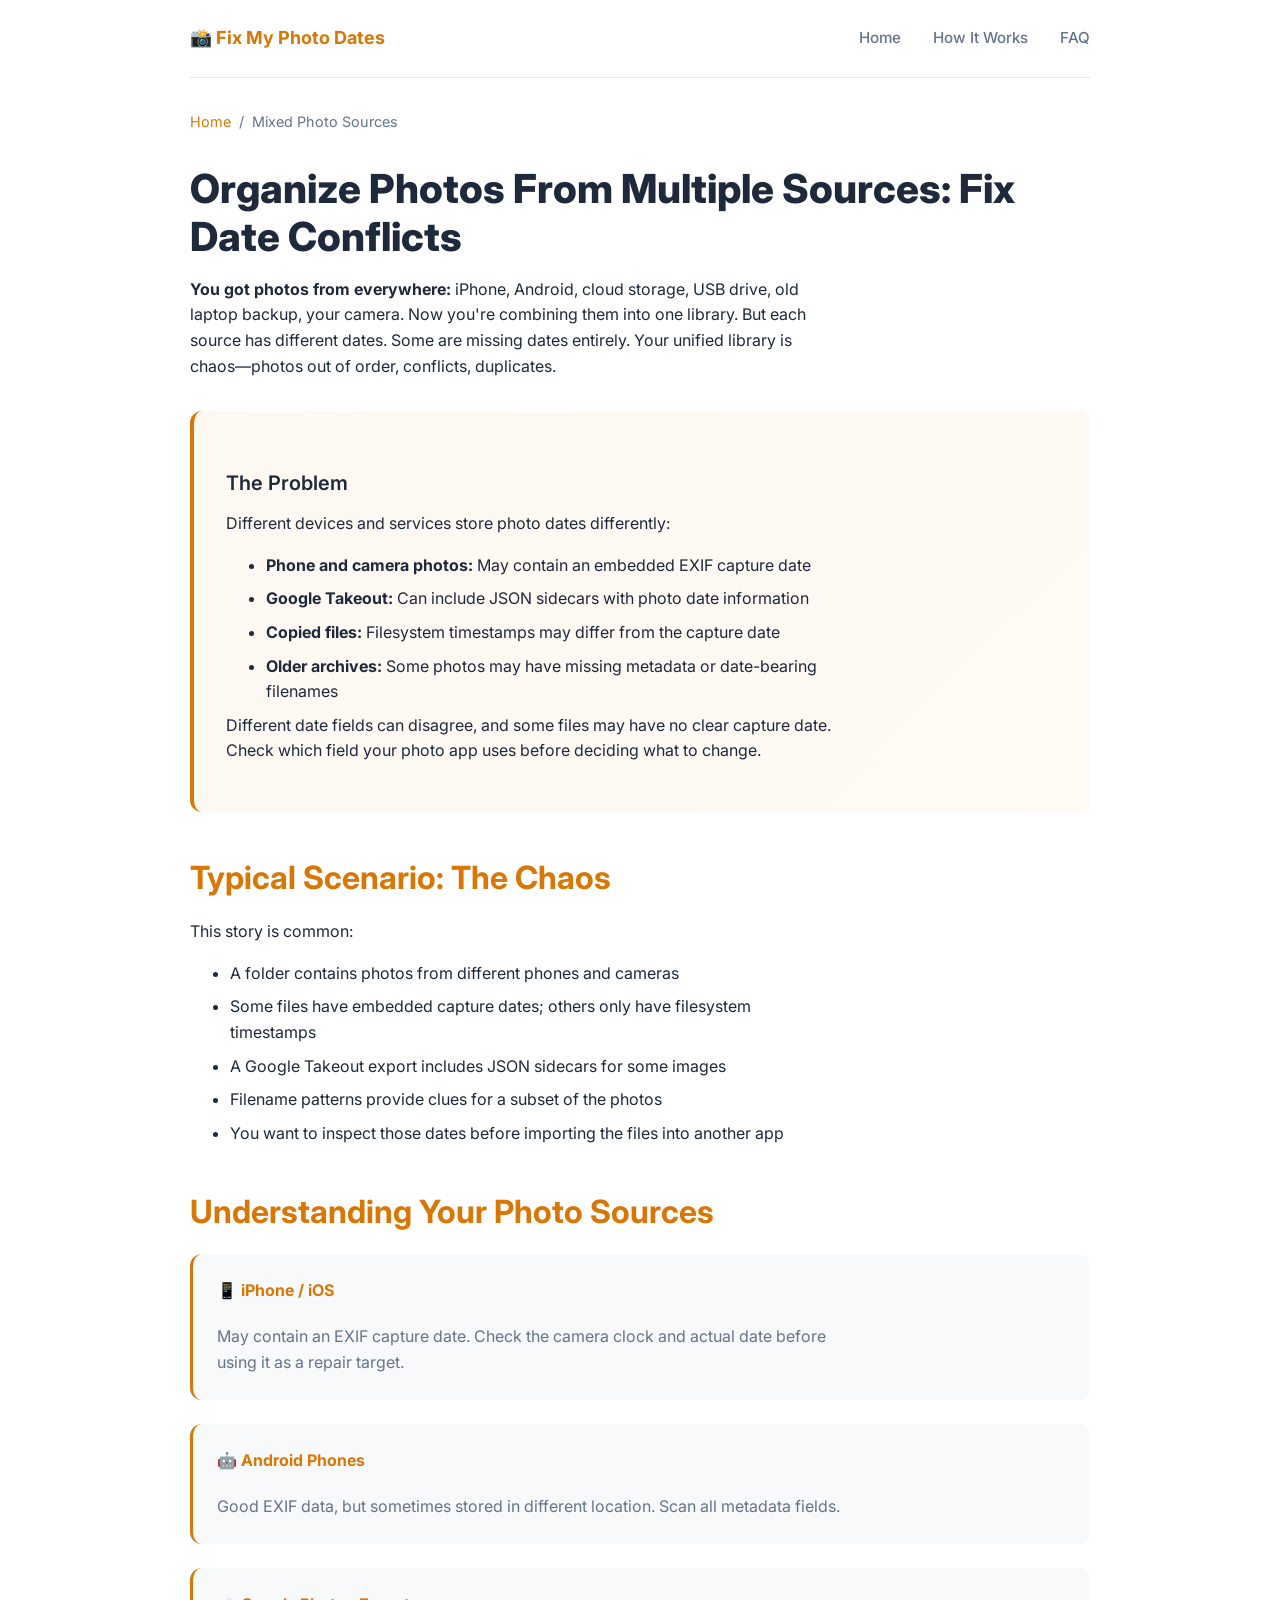
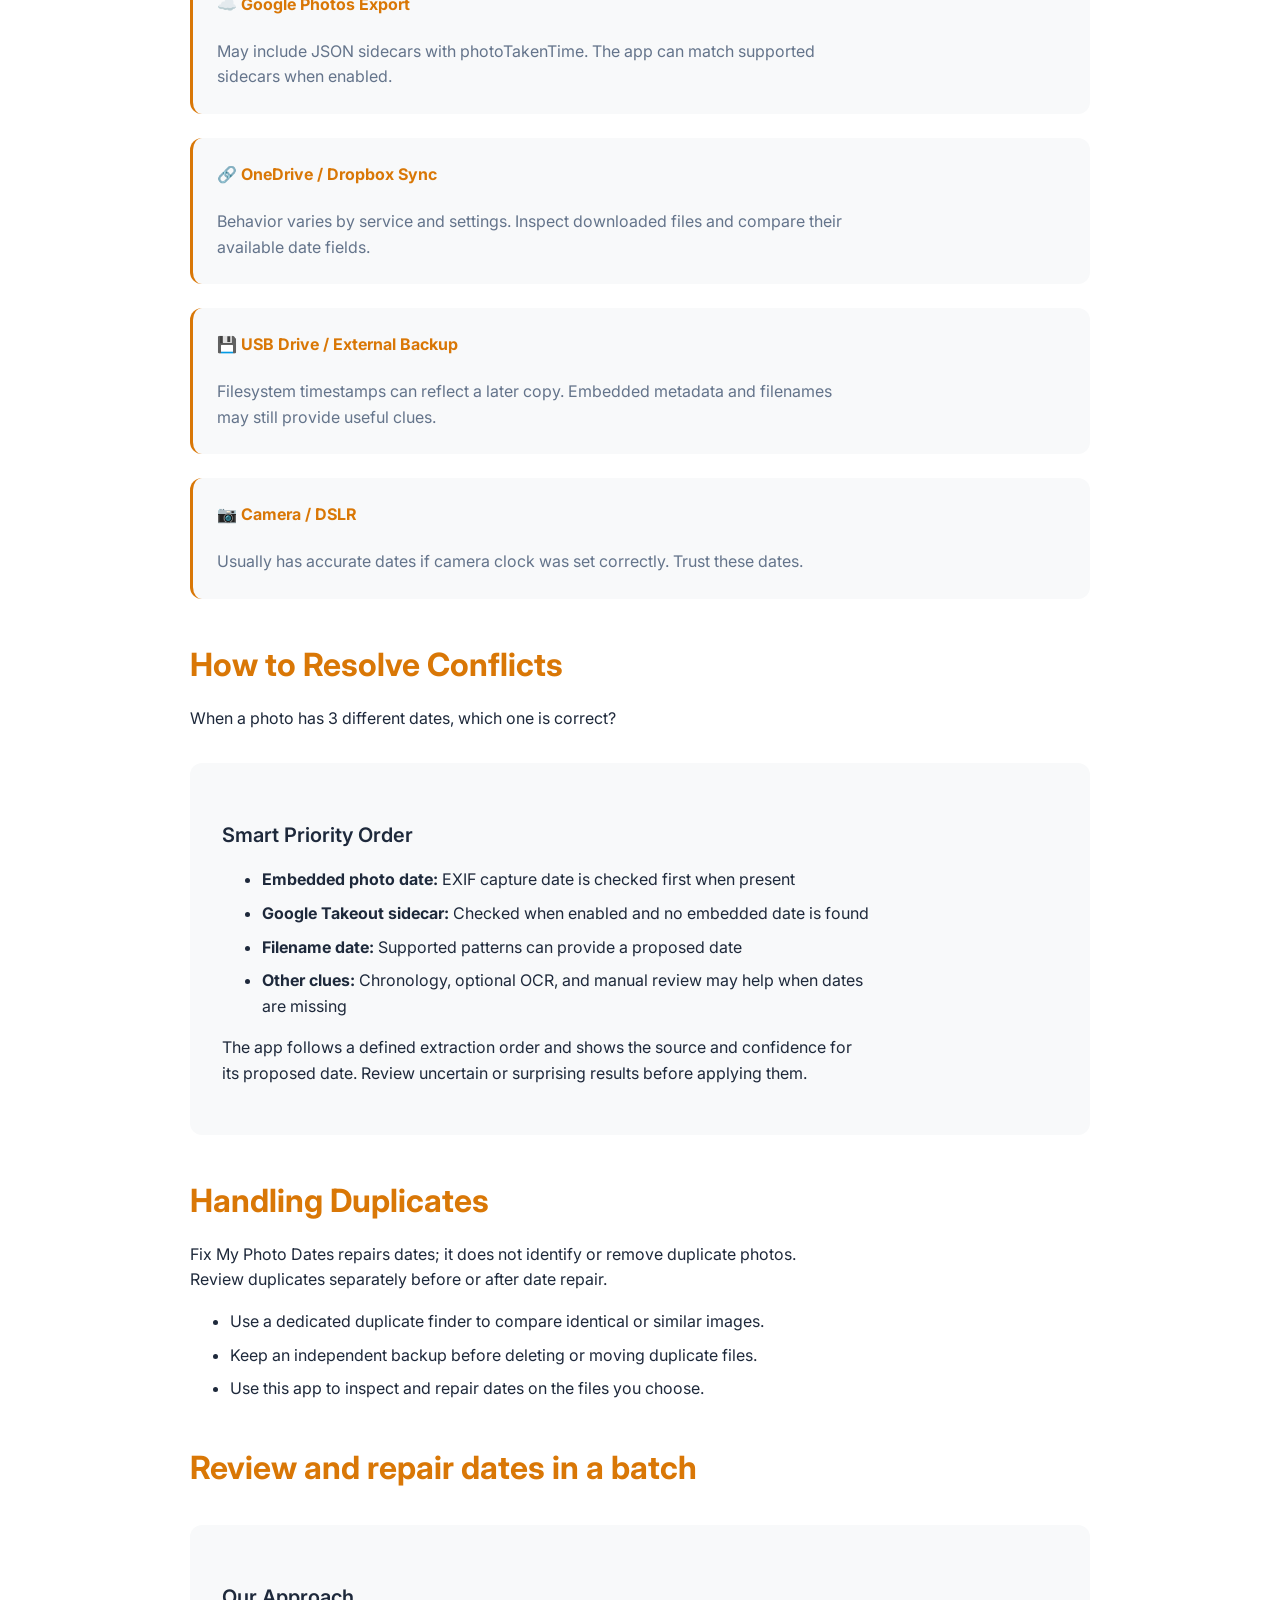
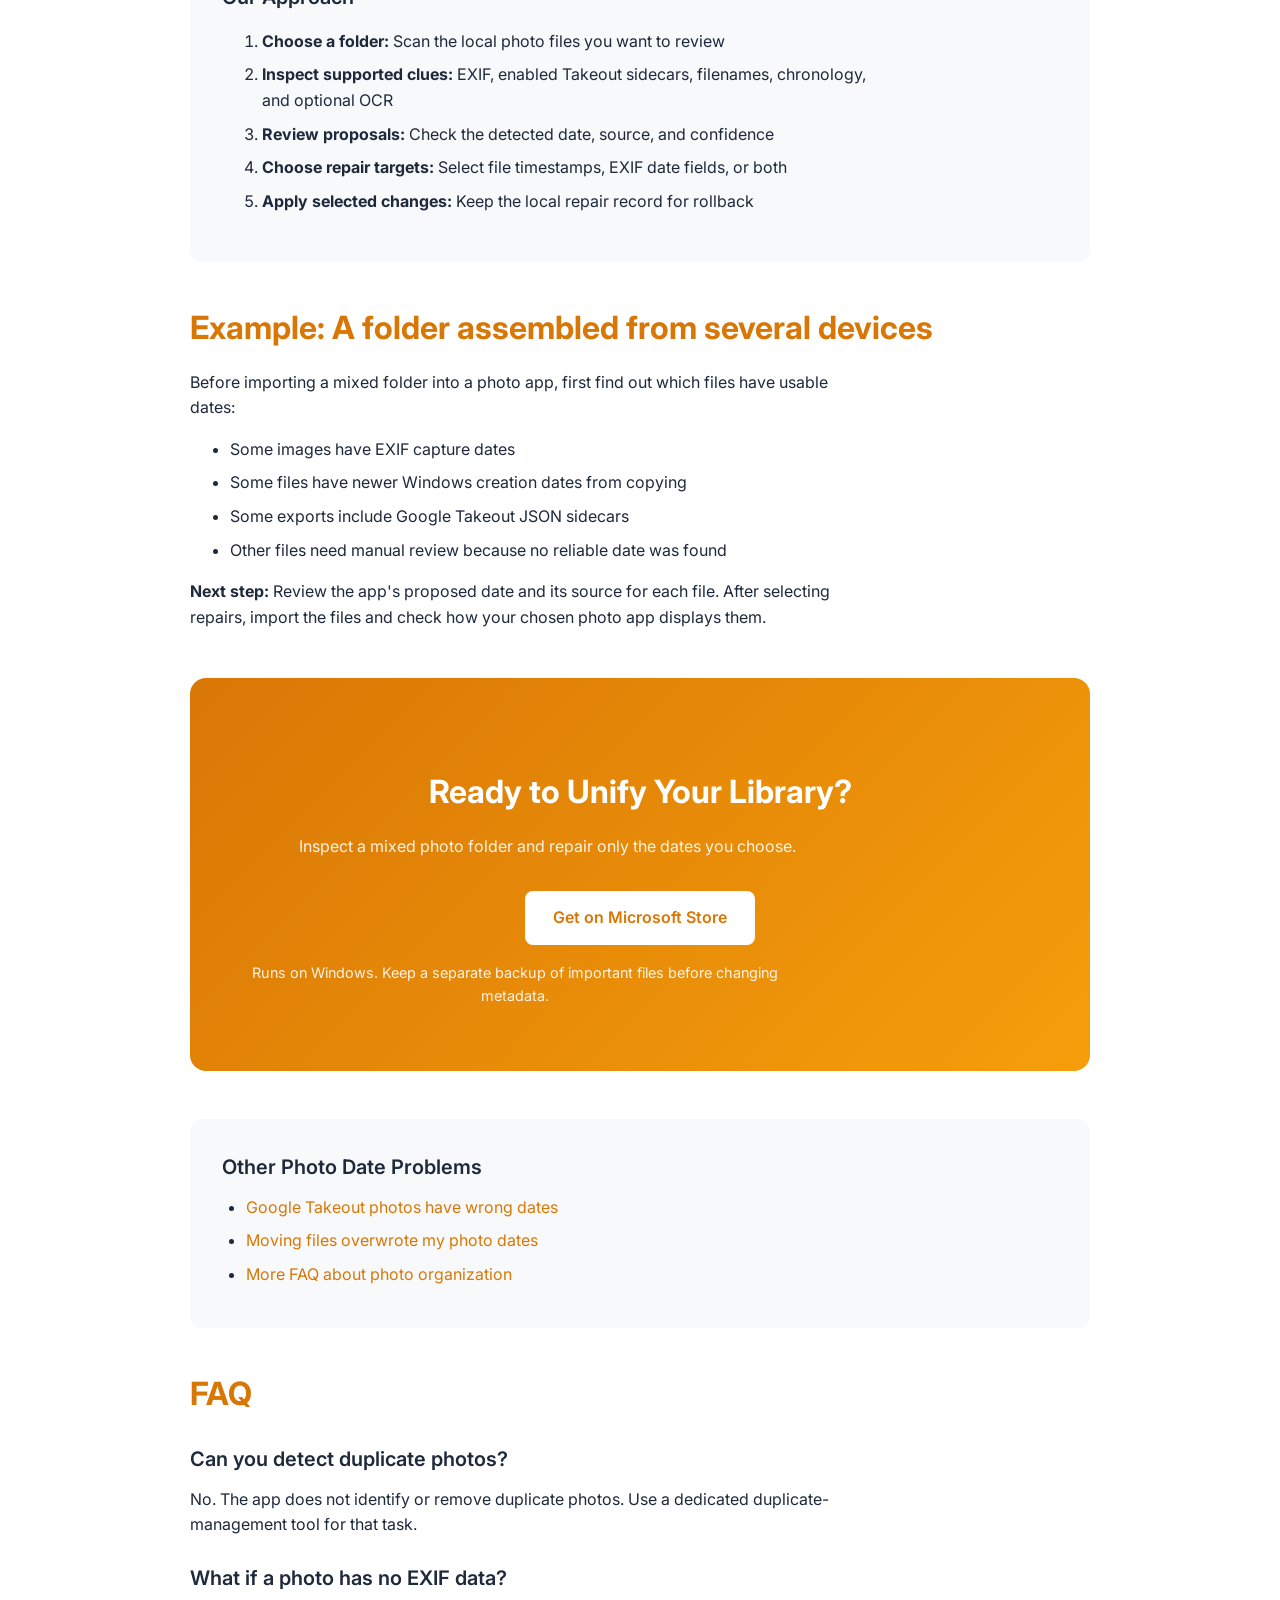
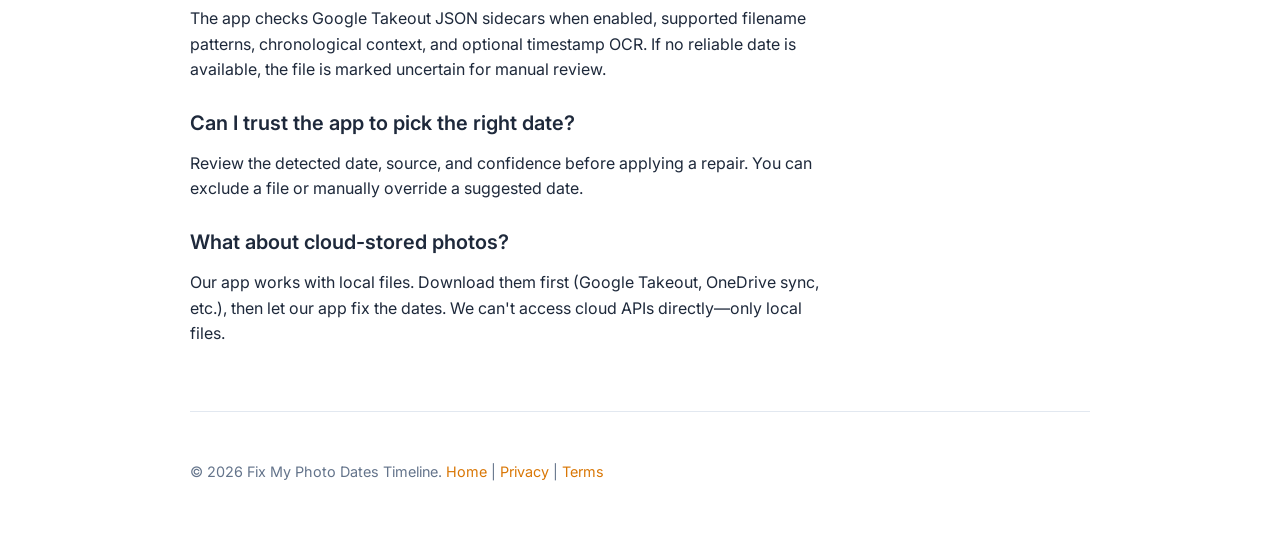
<file: mixed-photo-sources.html>
<!doctype html>
<html lang="en">
<head>
<!-- ga:start -->
<!-- Google tag (gtag.js) -->
<script async src="https://www.googletagmanager.com/gtag/js?id=G-S093L3PEBR"></script>
<script>
  window.dataLayer = window.dataLayer || [];
  function gtag(){dataLayer.push(arguments);}
  gtag('js', new Date());

  gtag('config', 'G-S093L3PEBR');
</script>
<!-- ga:end -->
  <meta charset="UTF-8">
  <meta name="viewport" content="width=device-width, initial-scale=1.0, viewport-fit=cover">
  <meta name="description" content="Photos from phone, cloud, USB and backups often have conflicting dates. Learn how to organize them with consistent metadata.">
  <meta name="keywords" content="organize photos multiple sources, sync photo dates, resolve photo date conflicts, combine photos different devices">
  <meta name="author" content="Nikatsam">

  <!-- Open Graph -->
  <meta property="og:type" content="article">
  <meta property="og:title" content="Organize Photos From Multiple Sources - Fix Date Conflicts">
  <meta property="og:description" content="Combining photos from phone, cloud, USB, and backups? Dates conflict. See how to resolve conflicts and create a unified timeline.">
  <meta property="og:url" content="https://nikatsam.github.io/FixMyPhotoDates-Website/mixed-photo-sources.html">

  <!-- Canonical -->
  <link rel="canonical" href="https://nikatsam.github.io/FixMyPhotoDates-Website/mixed-photo-sources.html">

  <link rel="preconnect" href="https://fonts.googleapis.com">
  <link rel="preconnect" href="https://fonts.gstatic.com" crossorigin>
  <link href="https://fonts.googleapis.com/css2?family=Inter:wght@400;500;600;700;800&display=swap" rel="stylesheet">

  <title>Fix Photo Date Conflicts From Multiple Sources</title>

  <style>
    :root {
      --accent-600: #D97706;
      --accent-500: #F59E0B;
      --accent-50: #FEF3C7;
      --slate-900: #0F172A;
      --slate-800: #1E293B;
      --slate-700: #334155;
      --slate-500: #64748B;
      --slate-100: #E2E8F0;
      --slate-50: #F8F9FA;
      --success: #10B981;
      --text-primary: #1E293B;
      --text-secondary: #64748B;
      --bg-light: #F8F9FA;
      --bg-white: #FFFFFF;

      font-family: 'Inter', -apple-system, BlinkMacSystemFont, 'Segoe UI', sans-serif;
      font-size: 16px;
      line-height: 1.6;
      color: var(--text-primary);
    }

    @media (prefers-color-scheme: dark) {
      :root:not([data-theme="light"]) {
        --text-primary: #F1F5F9;
        --text-secondary: #CBD5E1;
        --bg-light: #1E293B;
        --bg-white: #0F172A;
        --slate-100: #334155;
        color-scheme: dark;
      }
    }

    :root[data-theme="dark"] {
      --text-primary: #F1F5F9;
      --text-secondary: #CBD5E1;
      --bg-light: #1E293B;
      --bg-white: #0F172A;
      --slate-100: #334155;
      color-scheme: dark;
    }

    * { box-sizing: border-box; }

    body {
      margin: 0;
      padding: 0 16px;
      background: var(--bg-white);
      -webkit-font-smoothing: antialiased;
    }

    .container { max-width: 900px; margin: 0 auto; }

    h1 { font-size: clamp(2rem, 5vw, 2.5rem); font-weight: 800; margin: 2rem 0 1rem 0; line-height: 1.2; }
    h2 { font-size: clamp(1.5rem, 4vw, 2rem); font-weight: 700; margin: 2.5rem 0 1rem 0; color: var(--accent-600); }
    h3 { font-size: 1.25rem; font-weight: 600; margin: 1.5rem 0 0.75rem 0; }

    p { margin: 0 0 1rem 0; max-width: 65ch; }

    a { color: var(--accent-600); text-decoration: none; }
    a:hover { text-decoration: underline; }

    header {
      padding: 1.5rem 0;
      border-bottom: 1px solid var(--slate-100);
      margin-bottom: 2rem;
    }

    .header-content {
      display: flex;
      justify-content: space-between;
      align-items: center;
    }

    .logo {
      font-size: 1.125rem;
      font-weight: 700;
      color: var(--accent-600);
    }

    nav {
      display: flex;
      gap: 2rem;
      list-style: none;
      margin: 0;
      padding: 0;
      font-size: 0.95rem;
      font-weight: 500;
    }

    nav a { color: var(--text-secondary); }
    nav a:hover { color: var(--accent-600); }

    @media (max-width: 640px) {
      nav { display: none; }
    }

    .breadcrumb {
      display: flex;
      gap: 0.5rem;
      margin-bottom: 2rem;
      font-size: 0.9rem;
      color: var(--text-secondary);
    }

    .breadcrumb a { color: var(--accent-600); }

    .problem-box {
      background: linear-gradient(135deg, rgba(217, 119, 6, 0.05), rgba(245, 158, 11, 0.05));
      border-left: 4px solid var(--accent-600);
      padding: 2rem;
      border-radius: 0.75rem;
      margin: 2rem 0;
    }

    @media (prefers-color-scheme: dark) {
      :root:not([data-theme="light"]) .problem-box {
        background: linear-gradient(135deg, rgba(217, 119, 6, 0.1), rgba(245, 158, 11, 0.1));
        border-left-color: var(--accent-500);
      }
    }

    :root[data-theme="dark"] .problem-box {
      background: linear-gradient(135deg, rgba(217, 119, 6, 0.1), rgba(245, 158, 11, 0.1));
      border-left-color: var(--accent-500);
    }

    .step-section {
      background: var(--bg-light);
      padding: 2rem;
      border-radius: 0.75rem;
      margin: 2rem 0;
    }

    @media (prefers-color-scheme: dark) {
      :root:not([data-theme="light"]) .step-section {
        background: var(--slate-900);
      }
    }

    :root[data-theme="dark"] .step-section {
      background: var(--slate-900);
    }

    .source-card {
      background: var(--bg-light);
      padding: 1.5rem;
      border-radius: 0.75rem;
      margin-bottom: 1.5rem;
      border-left: 3px solid var(--accent-600);
    }

    @media (prefers-color-scheme: dark) {
      :root:not([data-theme="light"]) .source-card {
        background: var(--slate-900);
        border-left-color: var(--accent-500);
      }
    }

    :root[data-theme="dark"] .source-card {
      background: var(--slate-900);
      border-left-color: var(--accent-500);
    }

    .source-card h4 { margin-top: 0; color: var(--accent-600); }
    .source-card p { margin: 0; color: var(--text-secondary); }

    .cta-section {
      background: linear-gradient(135deg, #D97706, #F59E0B);
      color: white;
      padding: 3rem 2rem;
      border-radius: 1rem;
      text-align: center;
      margin: 3rem 0;
    }

    .cta-section h2 { color: white; }
    .cta-section p { color: rgba(255, 255, 255, 0.9); }

    .btn {
      display: inline-block;
      padding: 0.875rem 1.75rem;
      background: white;
      color: var(--accent-600);
      border-radius: 0.5rem;
      font-weight: 600;
      text-decoration: none;
      transition: all 0.2s;
      margin-top: 1rem;
    }

    .btn:hover {
      transform: translateY(-2px);
      box-shadow: 0 8px 20px rgba(0, 0, 0, 0.2);
    }

    ul, ol { max-width: 65ch; }
    li { margin-bottom: 0.5rem; }

    footer {
      border-top: 1px solid var(--slate-100);
      padding: 3rem 0;
      margin-top: 4rem;
      color: var(--text-secondary);
      font-size: 0.9rem;
    }

    .related-links {
      background: var(--bg-light);
      padding: 2rem;
      border-radius: 0.75rem;
      margin: 2rem 0;
    }

    @media (prefers-color-scheme: dark) {
      :root:not([data-theme="light"]) .related-links {
        background: var(--slate-900);
      }
    }

    :root[data-theme="dark"] .related-links {
      background: var(--slate-900);
    }

    .related-links h3 { margin-top: 0; }
    .related-links ul { margin: 0; padding-left: 1.5rem; }
  </style>
</head>
<body>
  <div class="container">
    <header>
      <div class="header-content">
        <div class="logo">📸 Fix My Photo Dates</div>
        <nav>
          <a href="./">Home</a>
          <a href="product.html">How It Works</a>
          <a href="faq.html">FAQ</a>
        </nav>
      </div>
    </header>

    <div class="breadcrumb">
      <a href="./">Home</a>
      <span>/</span>
      <span>Mixed Photo Sources</span>
    </div>

    <article>
      <h1>Organize Photos From Multiple Sources: Fix Date Conflicts</h1>
      <p><strong>You got photos from everywhere:</strong> iPhone, Android, cloud storage, USB drive, old laptop backup, your camera. Now you're combining them into one library. But each source has different dates. Some are missing dates entirely. Your unified library is chaos—photos out of order, conflicts, duplicates.</p>

      <div class="problem-box">
        <h3>The Problem</h3>
        <p>Different devices and services store photo dates differently:</p>
        <ul style="margin: 1rem 0 0 0;">
          <li><strong>Phone and camera photos:</strong> May contain an embedded EXIF capture date</li>
          <li><strong>Google Takeout:</strong> Can include JSON sidecars with photo date information</li>
          <li><strong>Copied files:</strong> Filesystem timestamps may differ from the capture date</li>
          <li><strong>Older archives:</strong> Some photos may have missing metadata or date-bearing filenames</li>
        </ul>
        <p>Different date fields can disagree, and some files may have no clear capture date. Check which field your photo app uses before deciding what to change.</p>
      </div>

      <h2>Typical Scenario: The Chaos</h2>
      <p>This story is common:</p>
      <ul>
        <li>A folder contains photos from different phones and cameras</li>
        <li>Some files have embedded capture dates; others only have filesystem timestamps</li>
        <li>A Google Takeout export includes JSON sidecars for some images</li>
        <li>Filename patterns provide clues for a subset of the photos</li>
        <li>You want to inspect those dates before importing the files into another app</li>
      </ul>

      <h2>Understanding Your Photo Sources</h2>

      <div class="source-card">
        <h4>📱 iPhone / iOS</h4>
        <p>May contain an EXIF capture date. Check the camera clock and actual date before using it as a repair target.</p>
      </div>

      <div class="source-card">
        <h4>🤖 Android Phones</h4>
        <p>Good EXIF data, but sometimes stored in different location. Scan all metadata fields.</p>
      </div>

      <div class="source-card">
        <h4>☁️ Google Photos Export</h4>
        <p>May include JSON sidecars with photoTakenTime. The app can match supported sidecars when enabled.</p>
      </div>

      <div class="source-card">
        <h4>🔗 OneDrive / Dropbox Sync</h4>
        <p>Behavior varies by service and settings. Inspect downloaded files and compare their available date fields.</p>
      </div>

      <div class="source-card">
        <h4>💾 USB Drive / External Backup</h4>
        <p>Filesystem timestamps can reflect a later copy. Embedded metadata and filenames may still provide useful clues.</p>
      </div>

      <div class="source-card">
        <h4>📷 Camera / DSLR</h4>
        <p>Usually has accurate dates if camera clock was set correctly. Trust these dates.</p>
      </div>

      <h2>How to Resolve Conflicts</h2>
      <p>When a photo has 3 different dates, which one is correct?</p>

      <div class="step-section">
        <h3>Smart Priority Order</h3>
        <ul>
          <li><strong>Embedded photo date:</strong> EXIF capture date is checked first when present</li>
          <li><strong>Google Takeout sidecar:</strong> Checked when enabled and no embedded date is found</li>
          <li><strong>Filename date:</strong> Supported patterns can provide a proposed date</li>
          <li><strong>Other clues:</strong> Chronology, optional OCR, and manual review may help when dates are missing</li>
        </ul>
        <p>The app follows a defined extraction order and shows the source and confidence for its proposed date. Review uncertain or surprising results before applying them.</p>
      </div>

      <h2>Handling Duplicates</h2>
      <p>Fix My Photo Dates repairs dates; it does not identify or remove duplicate photos. Review duplicates separately before or after date repair.</p>
      <ul>
        <li>Use a dedicated duplicate finder to compare identical or similar images.</li>
        <li>Keep an independent backup before deleting or moving duplicate files.</li>
        <li>Use this app to inspect and repair dates on the files you choose.</li>
      </ul>

      <h2>Review and repair dates in a batch</h2>

      <div class="step-section">
        <h3>Our Approach</h3>
        <ol>
          <li><strong>Choose a folder:</strong> Scan the local photo files you want to review</li>
          <li><strong>Inspect supported clues:</strong> EXIF, enabled Takeout sidecars, filenames, chronology, and optional OCR</li>
          <li><strong>Review proposals:</strong> Check the detected date, source, and confidence</li>
          <li><strong>Choose repair targets:</strong> Select file timestamps, EXIF date fields, or both</li>
          <li><strong>Apply selected changes:</strong> Keep the local repair record for rollback</li>
        </ol>
      </div>

      <h2>Example: A folder assembled from several devices</h2>
      <p>Before importing a mixed folder into a photo app, first find out which files have usable dates:</p>
      <ul>
        <li>Some images have EXIF capture dates</li>
        <li>Some files have newer Windows creation dates from copying</li>
        <li>Some exports include Google Takeout JSON sidecars</li>
        <li>Other files need manual review because no reliable date was found</li>
      </ul>
      <p><strong>Next step:</strong> Review the app's proposed date and its source for each file. After selecting repairs, import the files and check how your chosen photo app displays them.</p>

      <div class="cta-section">
        <h2>Ready to Unify Your Library?</h2>
        <p>Inspect a mixed photo folder and repair only the dates you choose.</p>
        <a href="https://apps.microsoft.com/detail/9NFKQ1MV9399" class="btn" target="_blank" rel="noopener">Get on Microsoft Store</a>
        <p style="margin-top: 1rem; font-size: 0.9rem;">Runs on Windows. Keep a separate backup of important files before changing metadata.</p>
      </div>

      <div class="related-links">
        <h3>Other Photo Date Problems</h3>
        <ul>
          <li><a href="google-takeout-photo-dates.html">Google Takeout photos have wrong dates</a></li>
          <li><a href="photo-dates-after-moving-files.html">Moving files overwrote my photo dates</a></li>
          <li><a href="faq.html">More FAQ about photo organization</a></li>
        </ul>
      </div>

      <h2>FAQ</h2>
      <h3>Can you detect duplicate photos?</h3>
      <p>No. The app does not identify or remove duplicate photos. Use a dedicated duplicate-management tool for that task.</p>

      <h3>What if a photo has no EXIF data?</h3>
      <p>The app checks Google Takeout JSON sidecars when enabled, supported filename patterns, chronological context, and optional timestamp OCR. If no reliable date is available, the file is marked uncertain for manual review.</p>

      <h3>Can I trust the app to pick the right date?</h3>
      <p>Review the detected date, source, and confidence before applying a repair. You can exclude a file or manually override a suggested date.</p>

      <h3>What about cloud-stored photos?</h3>
      <p>Our app works with local files. Download them first (Google Takeout, OneDrive sync, etc.), then let our app fix the dates. We can't access cloud APIs directly—only local files.</p>
    </article>

    <footer>
      <p>&copy; 2026 Fix My Photo Dates Timeline. <a href="./">Home</a> | <a href="privacy.html">Privacy</a> | <a href="terms.html">Terms</a></p>
    </footer>
  </div>

  <script type="application/ld+json">
  {
    "@context": "https://schema.org",
    "@type": "HowToArticle",
    "headline": "Organize Photos From Multiple Sources: Fix Date Conflicts",
    "description": "Photos from phone, cloud, USB, and backups have different dates. Learn how to create a unified timeline.",
    "author": {
      "@type": "Organization",
      "name": "Fix My Photo Dates Timeline"
    },
    "datePublished": "2026-09-24"
  }
  </script>

  <script type="application/ld+json">
  {
    "@context": "https://schema.org",
    "@type": "BreadcrumbList",
    "itemListElement": [
      {
        "@type": "ListItem",
        "position": 1,
        "name": "Home",
        "item": "https://nikatsam.github.io/FixMyPhotoDates-Website/"
      },
      {
        "@type": "ListItem",
        "position": 2,
        "name": "Mixed Photo Sources",
        "item": "https://nikatsam.github.io/FixMyPhotoDates-Website/mixed-photo-sources.html"
      }
    ]
  }
  </script>
</body>
</html>
</file>
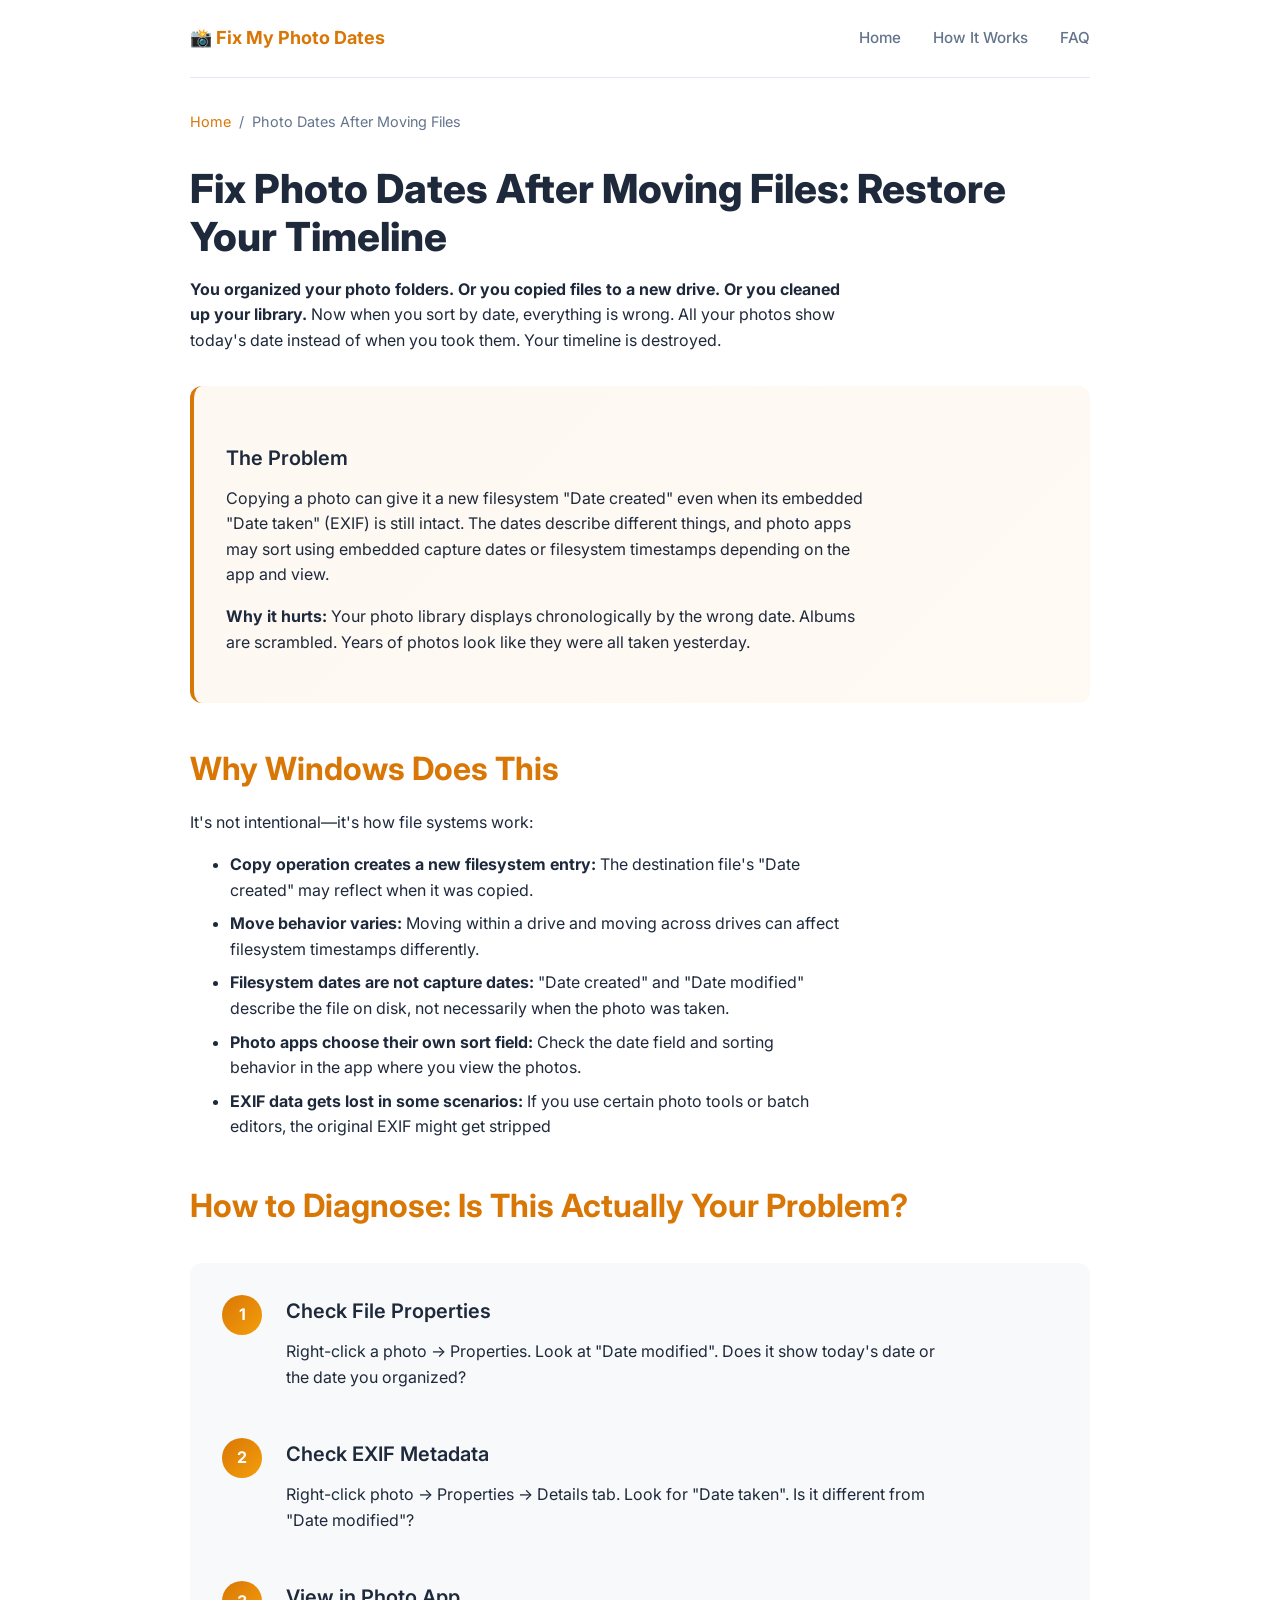
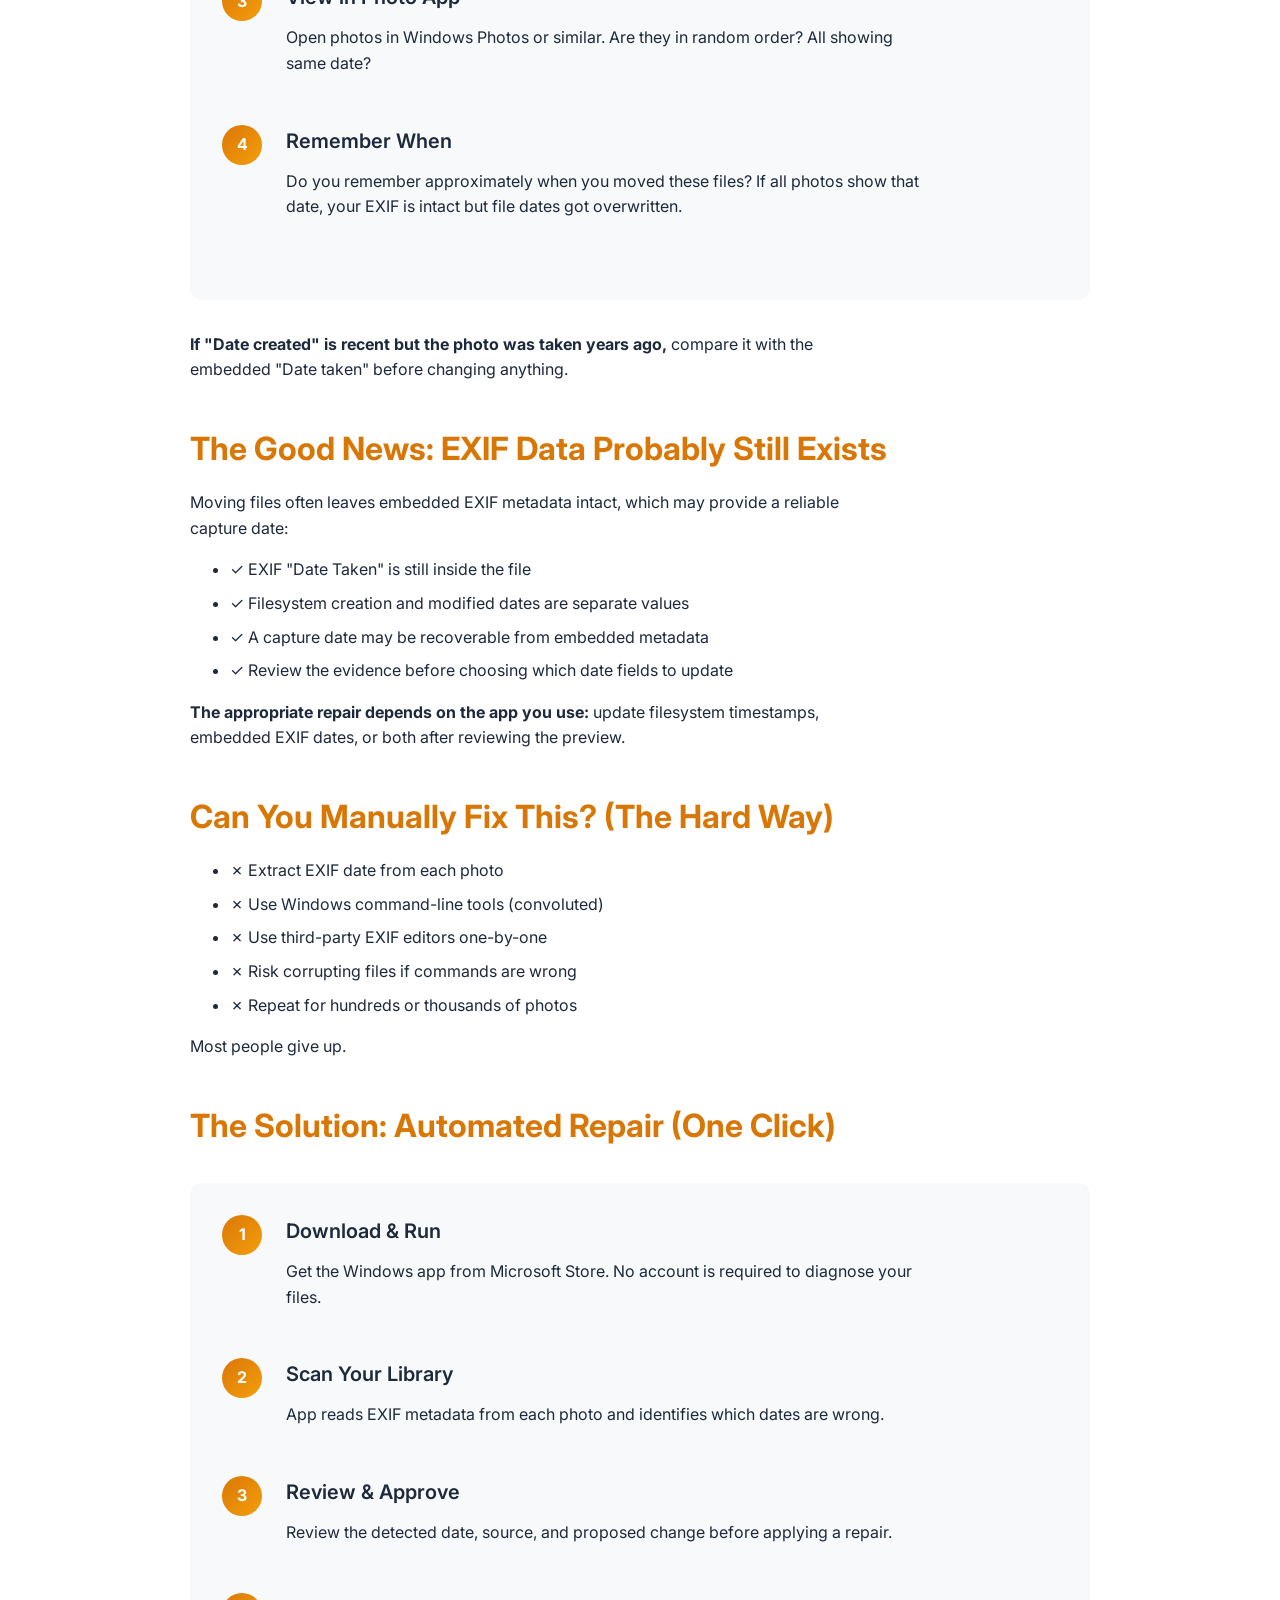
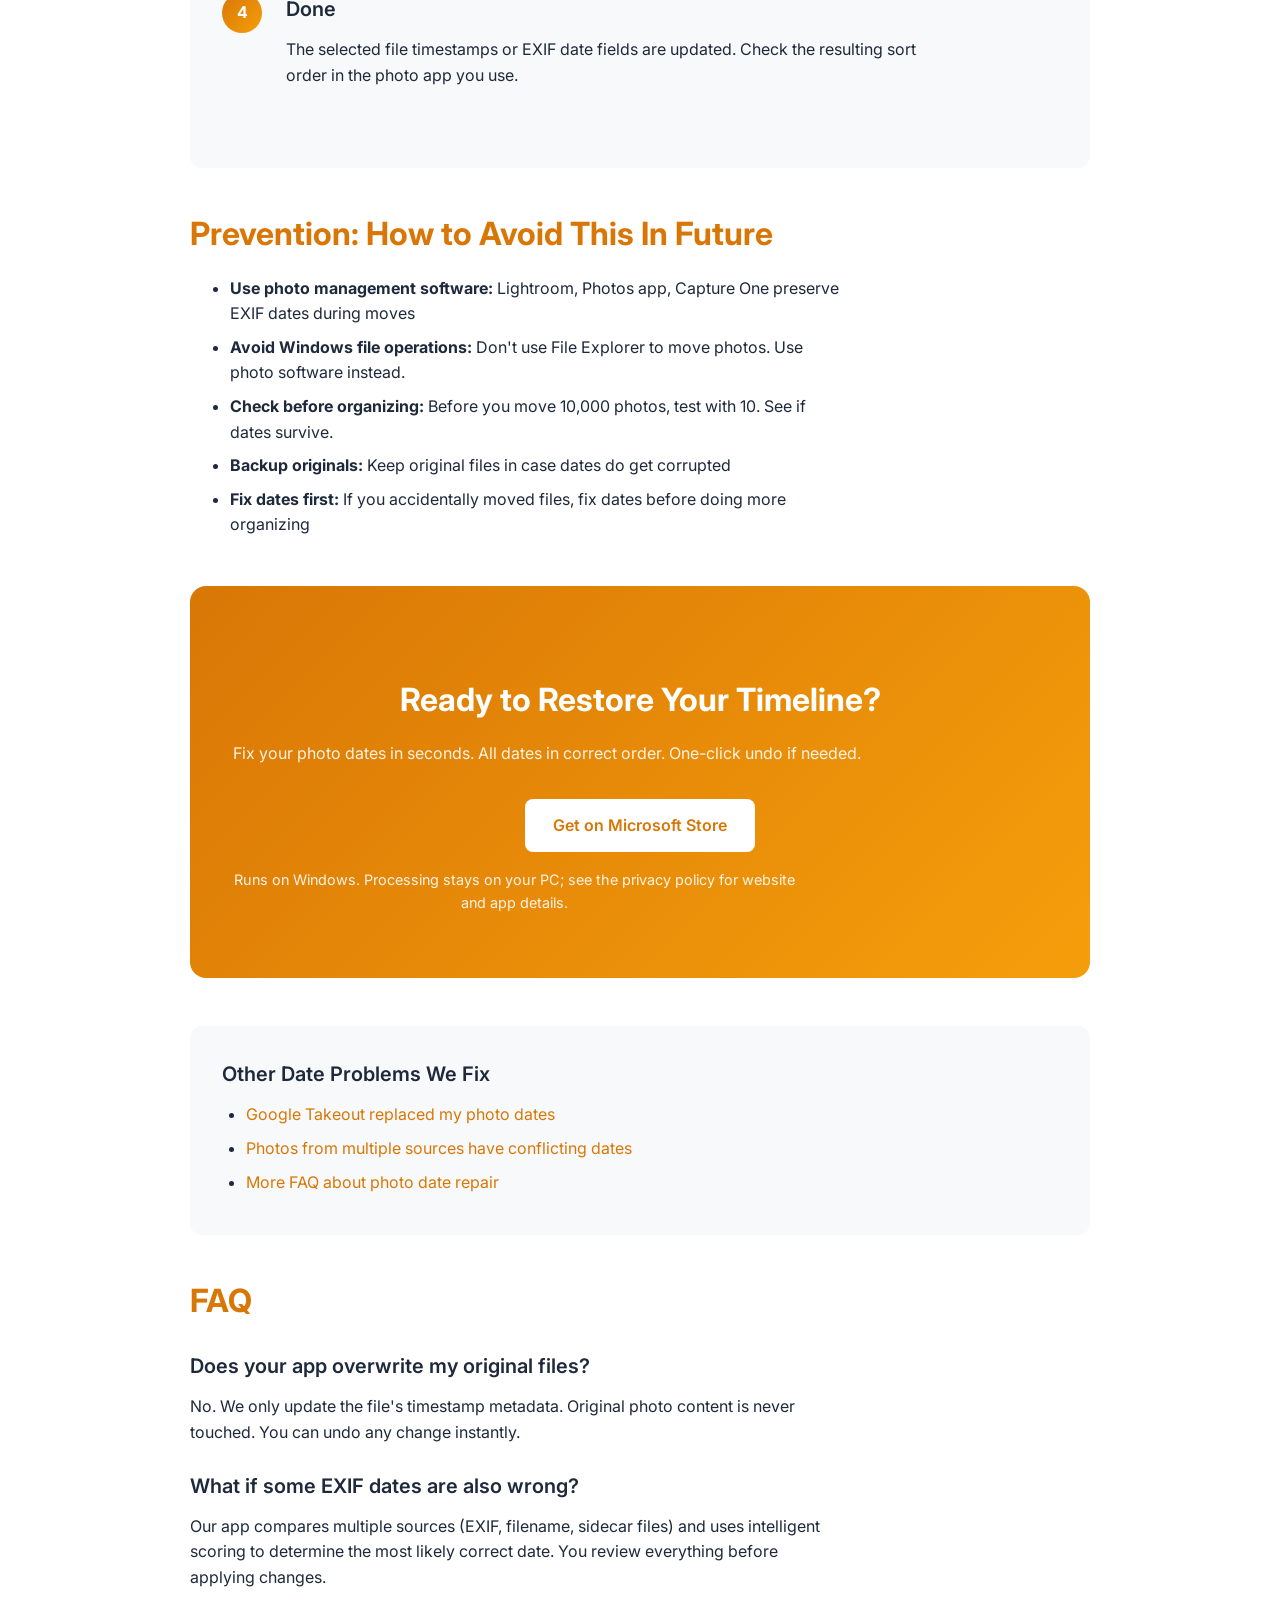
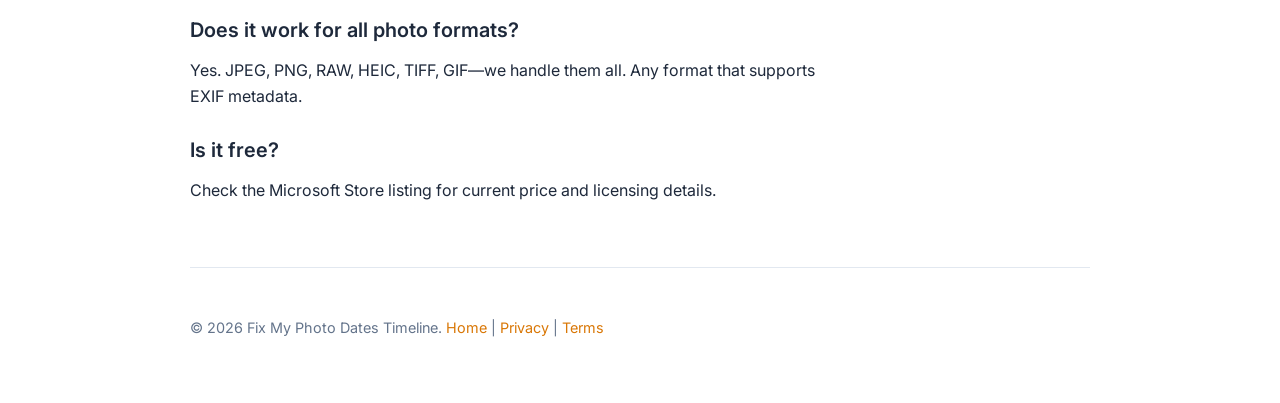
<file: photo-dates-after-moving-files.html>
<!doctype html>
<html lang="en">
<head>
<!-- ga:start -->
<!-- Google tag (gtag.js) -->
<script async src="https://www.googletagmanager.com/gtag/js?id=G-S093L3PEBR"></script>
<script>
  window.dataLayer = window.dataLayer || [];
  function gtag(){dataLayer.push(arguments);}
  gtag('js', new Date());

  gtag('config', 'G-S093L3PEBR');
</script>
<!-- ga:end -->
  <meta charset="UTF-8">
  <meta name="viewport" content="width=device-width, initial-scale=1.0, viewport-fit=cover">
  <meta name="description" content="Moved or copied your photos? Windows overwrote the creation date. Your photo timeline is scrambled. Learn why it happens and how to restore correct dates instantly.">
  <meta name="keywords" content="fix photo dates after moving files, restore photo creation date, Windows photo dates wrong, fix photo timeline after copy">
  <meta name="author" content="Nikatsam">

  <!-- Open Graph -->
  <meta property="og:type" content="article">
  <meta property="og:title" content="Fix Photo Dates After Moving Files - Restore Timeline">
  <meta property="og:description" content="Moving photos overwrote your creation dates. Your timeline is scrambled. See why it happens and how to fix it instantly.">
  <meta property="og:url" content="https://nikatsam.github.io/FixMyPhotoDates-Website/photo-dates-after-moving-files.html">

  <!-- Canonical -->
  <link rel="canonical" href="https://nikatsam.github.io/FixMyPhotoDates-Website/photo-dates-after-moving-files.html">

  <link rel="preconnect" href="https://fonts.googleapis.com">
  <link rel="preconnect" href="https://fonts.gstatic.com" crossorigin>
  <link href="https://fonts.googleapis.com/css2?family=Inter:wght@400;500;600;700;800&display=swap" rel="stylesheet">

  <title>Fix Photo Dates After Moving Files | Restore Timeline</title>

  <style>
    :root {
      --accent-600: #D97706;
      --accent-500: #F59E0B;
      --accent-50: #FEF3C7;
      --slate-900: #0F172A;
      --slate-800: #1E293B;
      --slate-700: #334155;
      --slate-500: #64748B;
      --slate-100: #E2E8F0;
      --slate-50: #F8F9FA;
      --success: #10B981;
      --text-primary: #1E293B;
      --text-secondary: #64748B;
      --bg-light: #F8F9FA;
      --bg-white: #FFFFFF;

      font-family: 'Inter', -apple-system, BlinkMacSystemFont, 'Segoe UI', sans-serif;
      font-size: 16px;
      line-height: 1.6;
      color: var(--text-primary);
    }

    @media (prefers-color-scheme: dark) {
      :root:not([data-theme="light"]) {
        --text-primary: #F1F5F9;
        --text-secondary: #CBD5E1;
        --bg-light: #1E293B;
        --bg-white: #0F172A;
        --slate-100: #334155;
        color-scheme: dark;
      }
    }

    :root[data-theme="dark"] {
      --text-primary: #F1F5F9;
      --text-secondary: #CBD5E1;
      --bg-light: #1E293B;
      --bg-white: #0F172A;
      --slate-100: #334155;
      color-scheme: dark;
    }

    * { box-sizing: border-box; }

    body {
      margin: 0;
      padding: 0 16px;
      background: var(--bg-white);
      -webkit-font-smoothing: antialiased;
    }

    .container { max-width: 900px; margin: 0 auto; }

    h1 { font-size: clamp(2rem, 5vw, 2.5rem); font-weight: 800; margin: 2rem 0 1rem 0; line-height: 1.2; }
    h2 { font-size: clamp(1.5rem, 4vw, 2rem); font-weight: 700; margin: 2.5rem 0 1rem 0; color: var(--accent-600); }
    h3 { font-size: 1.25rem; font-weight: 600; margin: 1.5rem 0 0.75rem 0; }

    p { margin: 0 0 1rem 0; max-width: 65ch; }

    a { color: var(--accent-600); text-decoration: none; }
    a:hover { text-decoration: underline; }

    header {
      padding: 1.5rem 0;
      border-bottom: 1px solid var(--slate-100);
      margin-bottom: 2rem;
    }

    .header-content {
      display: flex;
      justify-content: space-between;
      align-items: center;
    }

    .logo {
      font-size: 1.125rem;
      font-weight: 700;
      color: var(--accent-600);
    }

    nav {
      display: flex;
      gap: 2rem;
      list-style: none;
      margin: 0;
      padding: 0;
      font-size: 0.95rem;
      font-weight: 500;
    }

    nav a { color: var(--text-secondary); }
    nav a:hover { color: var(--accent-600); }

    @media (max-width: 640px) {
      nav { display: none; }
    }

    .breadcrumb {
      display: flex;
      gap: 0.5rem;
      margin-bottom: 2rem;
      font-size: 0.9rem;
      color: var(--text-secondary);
    }

    .breadcrumb a { color: var(--accent-600); }

    .problem-box {
      background: linear-gradient(135deg, rgba(217, 119, 6, 0.05), rgba(245, 158, 11, 0.05));
      border-left: 4px solid var(--accent-600);
      padding: 2rem;
      border-radius: 0.75rem;
      margin: 2rem 0;
    }

    @media (prefers-color-scheme: dark) {
      :root:not([data-theme="light"]) .problem-box {
        background: linear-gradient(135deg, rgba(217, 119, 6, 0.1), rgba(245, 158, 11, 0.1));
        border-left-color: var(--accent-500);
      }
    }

    :root[data-theme="dark"] .problem-box {
      background: linear-gradient(135deg, rgba(217, 119, 6, 0.1), rgba(245, 158, 11, 0.1));
      border-left-color: var(--accent-500);
    }

    .step-section {
      background: var(--bg-light);
      padding: 2rem;
      border-radius: 0.75rem;
      margin: 2rem 0;
    }

    @media (prefers-color-scheme: dark) {
      :root:not([data-theme="light"]) .step-section {
        background: var(--slate-900);
      }
    }

    :root[data-theme="dark"] .step-section {
      background: var(--slate-900);
    }

    .step {
      display: flex;
      gap: 1.5rem;
      margin-bottom: 2rem;
      align-items: flex-start;
    }

    .step-number {
      display: flex;
      align-items: center;
      justify-content: center;
      width: 40px;
      height: 40px;
      background: linear-gradient(135deg, #D97706, #F59E0B);
      color: white;
      border-radius: 50%;
      font-weight: 700;
      flex-shrink: 0;
    }

    .step-content h3 { margin-top: 0; }

    .cta-section {
      background: linear-gradient(135deg, #D97706, #F59E0B);
      color: white;
      padding: 3rem 2rem;
      border-radius: 1rem;
      text-align: center;
      margin: 3rem 0;
    }

    .cta-section h2 { color: white; }
    .cta-section p { color: rgba(255, 255, 255, 0.9); }

    .btn {
      display: inline-block;
      padding: 0.875rem 1.75rem;
      background: white;
      color: var(--accent-600);
      border-radius: 0.5rem;
      font-weight: 600;
      text-decoration: none;
      transition: all 0.2s;
      margin-top: 1rem;
    }

    .btn:hover {
      transform: translateY(-2px);
      box-shadow: 0 8px 20px rgba(0, 0, 0, 0.2);
    }

    ul, ol { max-width: 65ch; }
    li { margin-bottom: 0.5rem; }

    footer {
      border-top: 1px solid var(--slate-100);
      padding: 3rem 0;
      margin-top: 4rem;
      color: var(--text-secondary);
      font-size: 0.9rem;
    }

    .related-links {
      background: var(--bg-light);
      padding: 2rem;
      border-radius: 0.75rem;
      margin: 2rem 0;
    }

    @media (prefers-color-scheme: dark) {
      :root:not([data-theme="light"]) .related-links {
        background: var(--slate-900);
      }
    }

    :root[data-theme="dark"] .related-links {
      background: var(--slate-900);
    }

    .related-links h3 { margin-top: 0; }
    .related-links ul { margin: 0; padding-left: 1.5rem; }
  </style>
</head>
<body>
  <div class="container">
    <header>
      <div class="header-content">
        <div class="logo">📸 Fix My Photo Dates</div>
        <nav>
          <a href="./">Home</a>
          <a href="product.html">How It Works</a>
          <a href="faq.html">FAQ</a>
        </nav>
      </div>
    </header>

    <div class="breadcrumb">
      <a href="./">Home</a>
      <span>/</span>
      <span>Photo Dates After Moving Files</span>
    </div>

    <article>
      <h1>Fix Photo Dates After Moving Files: Restore Your Timeline</h1>
      <p><strong>You organized your photo folders. Or you copied files to a new drive. Or you cleaned up your library.</strong> Now when you sort by date, everything is wrong. All your photos show today's date instead of when you took them. Your timeline is destroyed.</p>

      <div class="problem-box">
        <h3>The Problem</h3>
        <p>Copying a photo can give it a new filesystem "Date created" even when its embedded "Date taken" (EXIF) is still intact. The dates describe different things, and photo apps may sort using embedded capture dates or filesystem timestamps depending on the app and view.</p>
        <p><strong>Why it hurts:</strong> Your photo library displays chronologically by the wrong date. Albums are scrambled. Years of photos look like they were all taken yesterday.</p>
      </div>

      <h2>Why Windows Does This</h2>
      <p>It's not intentional—it's how file systems work:</p>
      <ul>
        <li><strong>Copy operation creates a new filesystem entry:</strong> The destination file's "Date created" may reflect when it was copied.</li>
        <li><strong>Move behavior varies:</strong> Moving within a drive and moving across drives can affect filesystem timestamps differently.</li>
        <li><strong>Filesystem dates are not capture dates:</strong> "Date created" and "Date modified" describe the file on disk, not necessarily when the photo was taken.</li>
        <li><strong>Photo apps choose their own sort field:</strong> Check the date field and sorting behavior in the app where you view the photos.</li>
        <li><strong>EXIF data gets lost in some scenarios:</strong> If you use certain photo tools or batch editors, the original EXIF might get stripped</li>
      </ul>

      <h2>How to Diagnose: Is This Actually Your Problem?</h2>

      <div class="step-section">
        <div class="step">
          <div class="step-number">1</div>
          <div class="step-content">
            <h3>Check File Properties</h3>
            <p>Right-click a photo → Properties. Look at "Date modified". Does it show today's date or the date you organized?</p>
          </div>
        </div>

        <div class="step">
          <div class="step-number">2</div>
          <div class="step-content">
            <h3>Check EXIF Metadata</h3>
            <p>Right-click photo → Properties → Details tab. Look for "Date taken". Is it different from "Date modified"?</p>
          </div>
        </div>

        <div class="step">
          <div class="step-number">3</div>
          <div class="step-content">
            <h3>View in Photo App</h3>
            <p>Open photos in Windows Photos or similar. Are they in random order? All showing same date?</p>
          </div>
        </div>

        <div class="step">
          <div class="step-number">4</div>
          <div class="step-content">
            <h3>Remember When</h3>
            <p>Do you remember approximately when you moved these files? If all photos show that date, your EXIF is intact but file dates got overwritten.</p>
          </div>
        </div>
      </div>

      <p><strong>If "Date created" is recent but the photo was taken years ago,</strong> compare it with the embedded "Date taken" before changing anything.</p>

      <h2>The Good News: EXIF Data Probably Still Exists</h2>
      <p>Moving files often leaves embedded EXIF metadata intact, which may provide a reliable capture date:</p>
      <ul>
        <li>✓ EXIF "Date Taken" is still inside the file</li>
        <li>✓ Filesystem creation and modified dates are separate values</li>
        <li>✓ A capture date may be recoverable from embedded metadata</li>
        <li>✓ Review the evidence before choosing which date fields to update</li>
      </ul>

      <p><strong>The appropriate repair depends on the app you use:</strong> update filesystem timestamps, embedded EXIF dates, or both after reviewing the preview.</p>

      <h2>Can You Manually Fix This? (The Hard Way)</h2>
      <ul>
        <li>✗ Extract EXIF date from each photo</li>
        <li>✗ Use Windows command-line tools (convoluted)</li>
        <li>✗ Use third-party EXIF editors one-by-one</li>
        <li>✗ Risk corrupting files if commands are wrong</li>
        <li>✗ Repeat for hundreds or thousands of photos</li>
      </ul>
      <p>Most people give up.</p>

      <h2>The Solution: Automated Repair (One Click)</h2>

      <div class="step-section">
        <div class="step">
          <div class="step-number">1</div>
          <div class="step-content">
            <h3>Download & Run</h3>
            <p>Get the Windows app from Microsoft Store. No account is required to diagnose your files.</p>
          </div>
        </div>

        <div class="step">
          <div class="step-number">2</div>
          <div class="step-content">
            <h3>Scan Your Library</h3>
            <p>App reads EXIF metadata from each photo and identifies which dates are wrong.</p>
          </div>
        </div>

        <div class="step">
          <div class="step-number">3</div>
          <div class="step-content">
            <h3>Review & Approve</h3>
            <p>Review the detected date, source, and proposed change before applying a repair.</p>
          </div>
        </div>

        <div class="step">
          <div class="step-number">4</div>
          <div class="step-content">
            <h3>Done</h3>
            <p>The selected file timestamps or EXIF date fields are updated. Check the resulting sort order in the photo app you use.</p>
          </div>
        </div>
      </div>

      <h2>Prevention: How to Avoid This In Future</h2>
      <ul>
        <li><strong>Use photo management software:</strong> Lightroom, Photos app, Capture One preserve EXIF dates during moves</li>
        <li><strong>Avoid Windows file operations:</strong> Don't use File Explorer to move photos. Use photo software instead.</li>
        <li><strong>Check before organizing:</strong> Before you move 10,000 photos, test with 10. See if dates survive.</li>
        <li><strong>Backup originals:</strong> Keep original files in case dates do get corrupted</li>
        <li><strong>Fix dates first:</strong> If you accidentally moved files, fix dates before doing more organizing</li>
      </ul>

      <div class="cta-section">
        <h2>Ready to Restore Your Timeline?</h2>
        <p>Fix your photo dates in seconds. All dates in correct order. One-click undo if needed.</p>
        <a href="https://apps.microsoft.com/detail/9NFKQ1MV9399" class="btn" target="_blank" rel="noopener">Get on Microsoft Store</a>
        <p style="margin-top: 1rem; font-size: 0.9rem;">Runs on Windows. Processing stays on your PC; see the privacy policy for website and app details.</p>
      </div>

      <div class="related-links">
        <h3>Other Date Problems We Fix</h3>
        <ul>
          <li><a href="google-takeout-photo-dates.html">Google Takeout replaced my photo dates</a></li>
          <li><a href="mixed-photo-sources.html">Photos from multiple sources have conflicting dates</a></li>
          <li><a href="faq.html">More FAQ about photo date repair</a></li>
        </ul>
      </div>

      <h2>FAQ</h2>
      <h3>Does your app overwrite my original files?</h3>
      <p>No. We only update the file's timestamp metadata. Original photo content is never touched. You can undo any change instantly.</p>

      <h3>What if some EXIF dates are also wrong?</h3>
      <p>Our app compares multiple sources (EXIF, filename, sidecar files) and uses intelligent scoring to determine the most likely correct date. You review everything before applying changes.</p>

      <h3>Does it work for all photo formats?</h3>
      <p>Yes. JPEG, PNG, RAW, HEIC, TIFF, GIF—we handle them all. Any format that supports EXIF metadata.</p>

      <h3>Is it free?</h3>
      <p>Check the Microsoft Store listing for current price and licensing details.</p>
    </article>

    <footer>
      <p>&copy; 2026 Fix My Photo Dates Timeline. <a href="./">Home</a> | <a href="privacy.html">Privacy</a> | <a href="terms.html">Terms</a></p>
    </footer>
  </div>

  <script type="application/ld+json">
  {
    "@context": "https://schema.org",
    "@type": "HowToArticle",
    "headline": "Fix Photo Dates After Moving Files: Restore Your Timeline",
    "description": "Moving files overwrote your photo dates. Learn why it happens and how to fix it instantly.",
    "author": {
      "@type": "Organization",
      "name": "Fix My Photo Dates Timeline"
    },
    "datePublished": "2026-09-24",
    "howToStep": [
      {
        "@type": "HowToStep",
        "name": "Download the app",
        "text": "Download Fix My Photo Dates for Windows"
      },
      {
        "@type": "HowToStep",
        "name": "Scan your library",
        "text": "App analyzes EXIF data and identifies wrong dates"
      },
      {
        "@type": "HowToStep",
        "name": "Review changes",
        "text": "See before/after for each photo, approve fixes"
      },
      {
        "@type": "HowToStep",
        "name": "Done",
        "text": "Dates are restored, timeline is correct"
      }
    ]
  }
  </script>

  <script type="application/ld+json">
  {
    "@context": "https://schema.org",
    "@type": "BreadcrumbList",
    "itemListElement": [
      {
        "@type": "ListItem",
        "position": 1,
        "name": "Home",
        "item": "https://nikatsam.github.io/FixMyPhotoDates-Website/"
      },
      {
        "@type": "ListItem",
        "position": 2,
        "name": "Photo Dates After Moving Files",
        "item": "https://nikatsam.github.io/FixMyPhotoDates-Website/photo-dates-after-moving-files.html"
      }
    ]
  }
  </script>
</body>
</html>
</file>
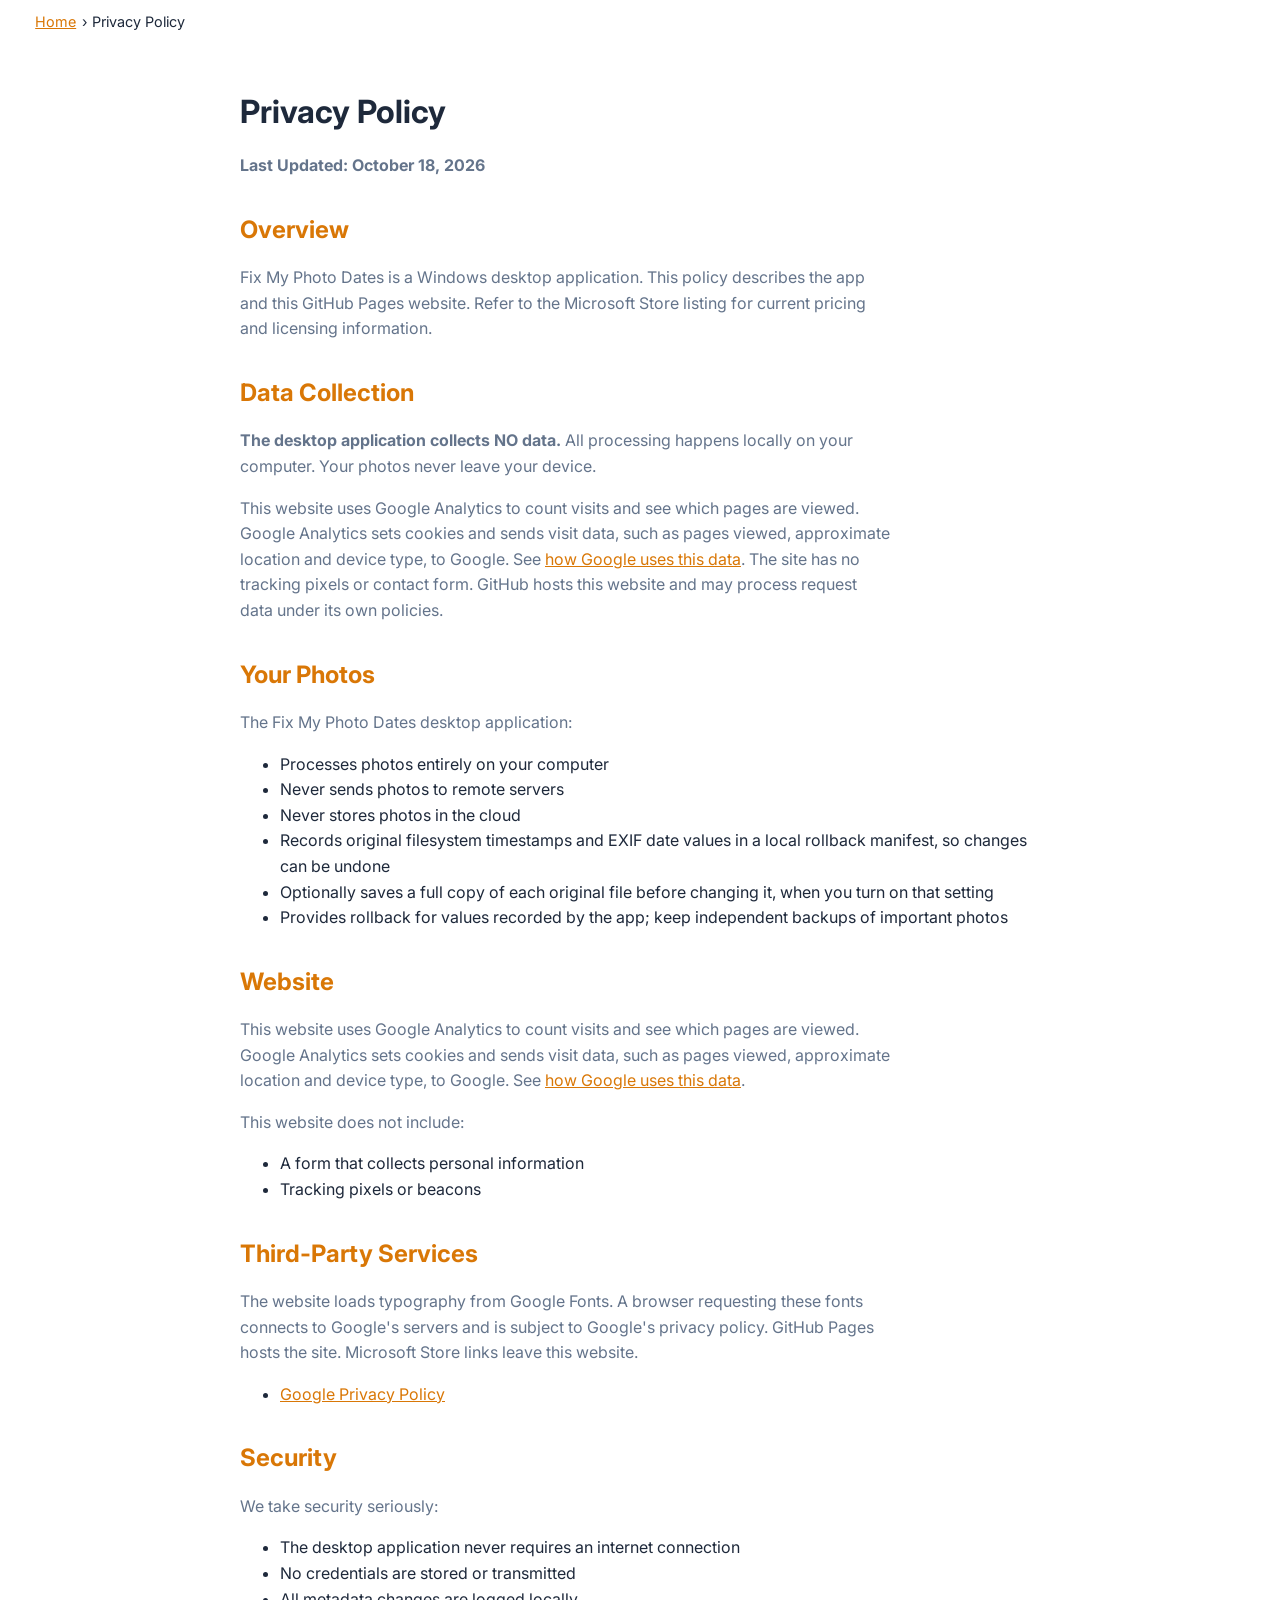
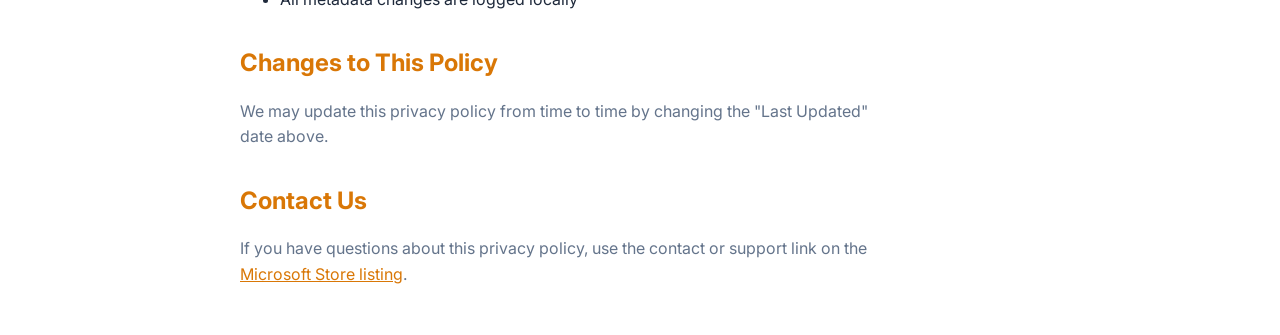
<file: privacy.html>
<!doctype html>
<html lang="en">
<head>
<!-- ga:start -->
<!-- Google tag (gtag.js) -->
<script async src="https://www.googletagmanager.com/gtag/js?id=G-S093L3PEBR"></script>
<script>
  window.dataLayer = window.dataLayer || [];
  function gtag(){dataLayer.push(arguments);}
  gtag('js', new Date());

  gtag('config', 'G-S093L3PEBR');
</script>
<!-- ga:end -->
  <meta charset="UTF-8">
  <meta name="viewport" content="width=device-width, initial-scale=1.0, viewport-fit=cover">
  <meta name="description" content="Privacy policy for Fix My Photo Dates. The desktop app collects no data and processes your photos only on your computer.">
  <link rel="canonical" href="https://nikatsam.github.io/FixMyPhotoDates-Website/privacy.html">
  <link rel="preconnect" href="https://fonts.googleapis.com">
  <link rel="preconnect" href="https://fonts.gstatic.com" crossorigin>
  <link href="https://fonts.googleapis.com/css2?family=Inter:wght@400;500;600;700&display=swap" rel="stylesheet">

  <title>Privacy Policy - Fix My Photo Dates</title>

  <style>
    :root {
      --accent-600: #D97706;
      --text-primary: #1E293B;
      --text-secondary: #64748B;
      --slate-100: #E2E8F0;
      --bg-white: #FFFFFF;
      font-family: 'Inter', -apple-system, BlinkMacSystemFont, 'Segoe UI', sans-serif;
      color: var(--text-primary);
    }

    @media (prefers-color-scheme: dark) {
      :root:not([data-theme="light"]) {
        --text-primary: #F1F5F9;
        --text-secondary: #CBD5E1;
        --bg-white: #0F172A;
        --slate-100: #334155;
        color-scheme: dark;
      }
    }

    * { box-sizing: border-box; }
    body {
      margin: 0;
      padding: 0 16px;
      background: var(--bg-white);
      line-height: 1.6;
    }

    .container { max-width: 800px; margin: 0 auto; padding: 2rem 0; }
    h1 { font-size: 2rem; margin-bottom: 1rem; }
    h2 { font-size: 1.5rem; margin-top: 2rem; margin-bottom: 1rem; color: var(--accent-600); }
    p { max-width: 65ch; margin-bottom: 1rem; color: var(--text-secondary); }
    a { color: var(--accent-600); }
  </style>
<script type="application/ld+json">{"@context": "https://schema.org", "@type": "BreadcrumbList", "itemListElement": [{"@type": "ListItem", "position": 1, "name": "Home", "item": "https://nikatsam.github.io/FixMyPhotoDates-Website/"}, {"@type": "ListItem", "position": 2, "name": "Privacy Policy", "item": "https://nikatsam.github.io/FixMyPhotoDates-Website/privacy.html"}]}</script>
</head>
<body>
<nav class="breadcrumb" aria-label="Breadcrumb" style="font-size:.9rem;padding:.6rem 1.2rem 0;"><ol style="list-style:none;display:flex;flex-wrap:wrap;gap:.35rem;margin:0;padding:0"><li><a href="./">Home</a></li><li aria-current="page"><span aria-hidden="true">&rsaquo;</span> Privacy Policy</li></ol></nav>
  <div class="container">
    <h1>Privacy Policy</h1>
    <p><strong>Last Updated: October 18, 2026</strong></p>

    <h2>Overview</h2>
    <p>Fix My Photo Dates is a Windows desktop application. This policy describes the app and this GitHub Pages website. Refer to the Microsoft Store listing for current pricing and licensing information.</p>

    <h2>Data Collection</h2>
    <p><strong>The desktop application collects NO data.</strong> All processing happens locally on your computer. Your photos never leave your device.</p>

    <p>This website uses Google Analytics to count visits and see which pages are viewed. Google Analytics sets cookies and sends visit data, such as pages viewed, approximate location and device type, to Google. See <a href="https://policies.google.com/technologies/partner-sites">how Google uses this data</a>. The site has no tracking pixels or contact form. GitHub hosts this website and may process request data under its own policies.</p>

    <h2>Your Photos</h2>
    <p>The Fix My Photo Dates desktop application:</p>
    <ul>
      <li>Processes photos entirely on your computer</li>
      <li>Never sends photos to remote servers</li>
      <li>Never stores photos in the cloud</li>
      <li>Records original filesystem timestamps and EXIF date values in a local rollback manifest, so changes can be undone</li>
      <li>Optionally saves a full copy of each original file before changing it, when you turn on that setting</li>
      <li>Provides rollback for values recorded by the app; keep independent backups of important photos</li>
    </ul>

    <h2>Website</h2>
    <p>This website uses Google Analytics to count visits and see which pages are viewed. Google Analytics sets cookies and sends visit data, such as pages viewed, approximate location and device type, to Google. See <a href="https://policies.google.com/technologies/partner-sites">how Google uses this data</a>.</p>
    <p>This website does not include:</p>
    <ul>
      <li>A form that collects personal information</li>
      <li>Tracking pixels or beacons</li>
    </ul>

    <h2>Third-Party Services</h2>
    <p>The website loads typography from Google Fonts. A browser requesting these fonts connects to Google's servers and is subject to Google's privacy policy. GitHub Pages hosts the site. Microsoft Store links leave this website.</p>
    <ul>
      <li><a href="https://policies.google.com/privacy">Google Privacy Policy</a></li>
    </ul>

    <h2>Security</h2>
    <p>We take security seriously:</p>
    <ul>
      <li>The desktop application never requires an internet connection</li>
      <li>No credentials are stored or transmitted</li>
      <li>All metadata changes are logged locally</li>
    </ul>

    <h2>Changes to This Policy</h2>
    <p>We may update this privacy policy from time to time by changing the "Last Updated" date above.</p>

    <h2>Contact Us</h2>
    <p>If you have questions about this privacy policy, use the contact or support link on the <a href="https://apps.microsoft.com/detail/9NFKQ1MV9399">Microsoft Store listing</a>.</p>
  </div>
</body>
</html>
</file>
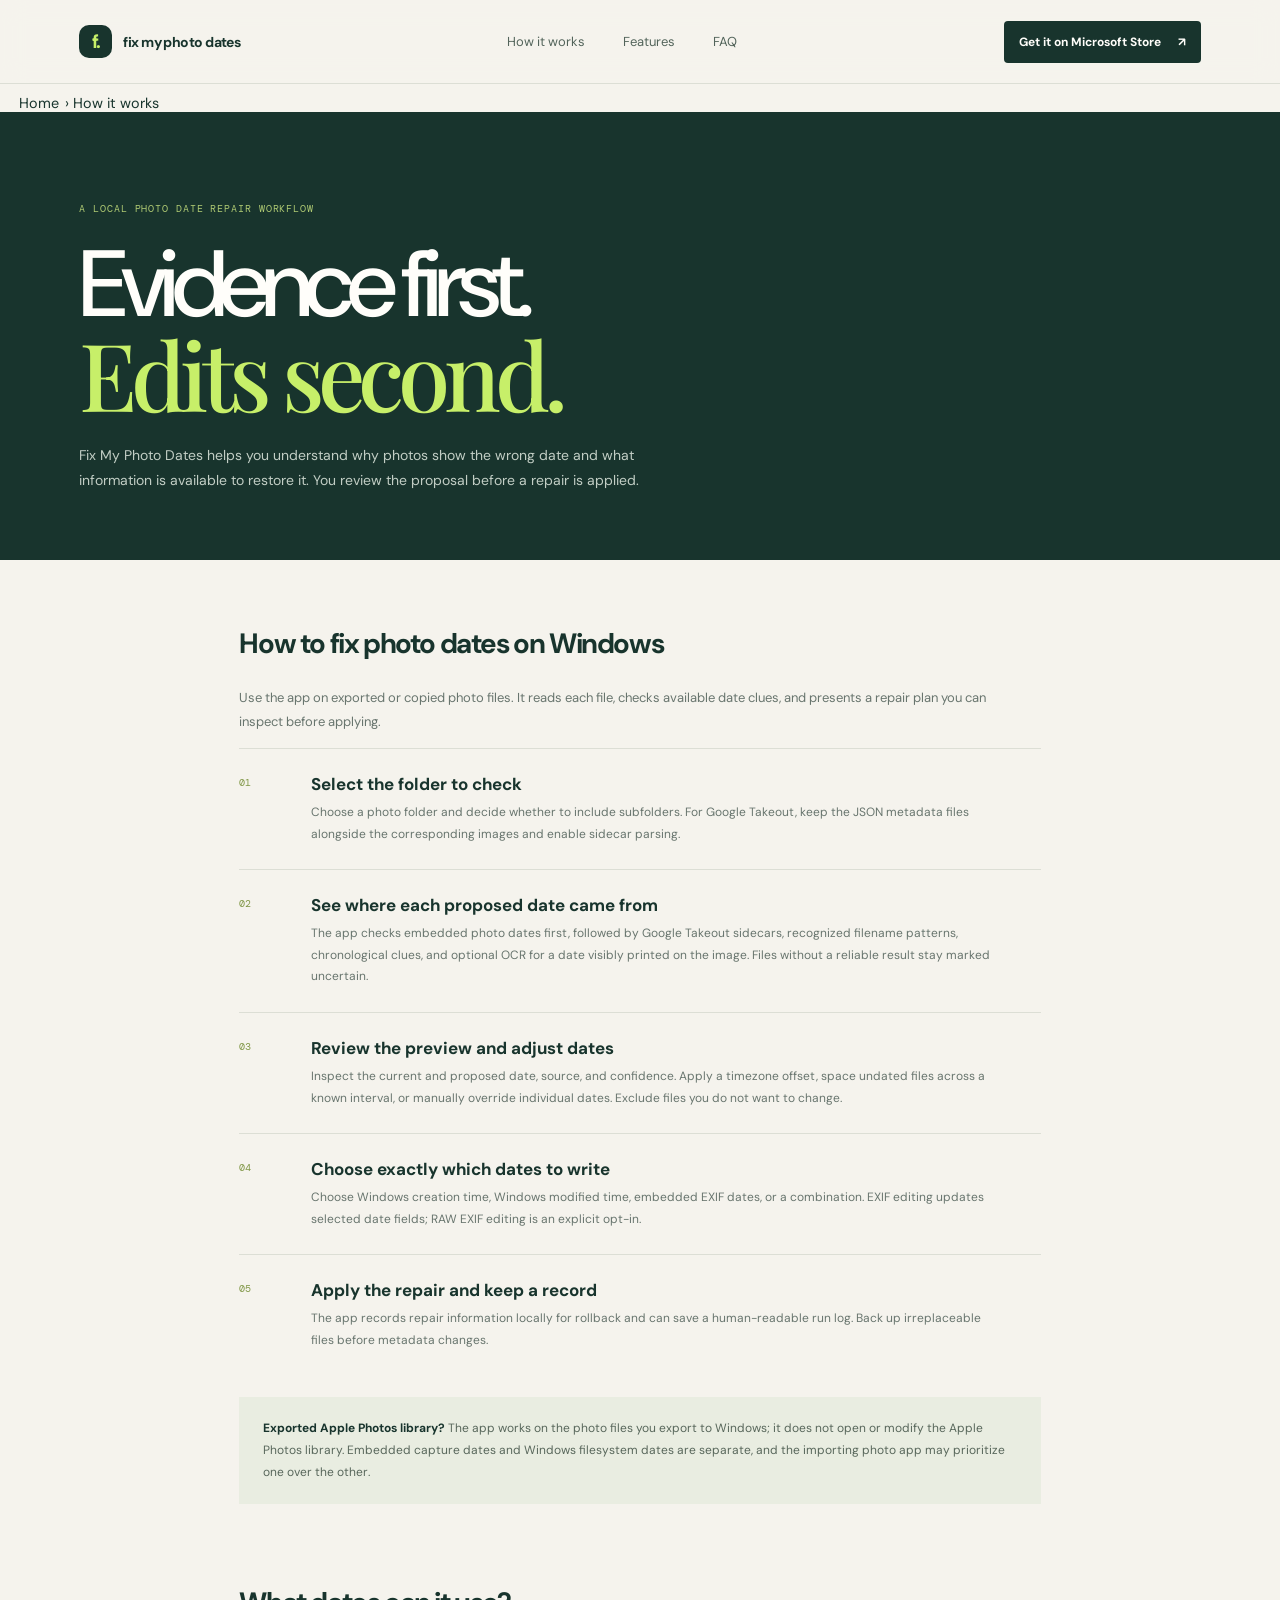
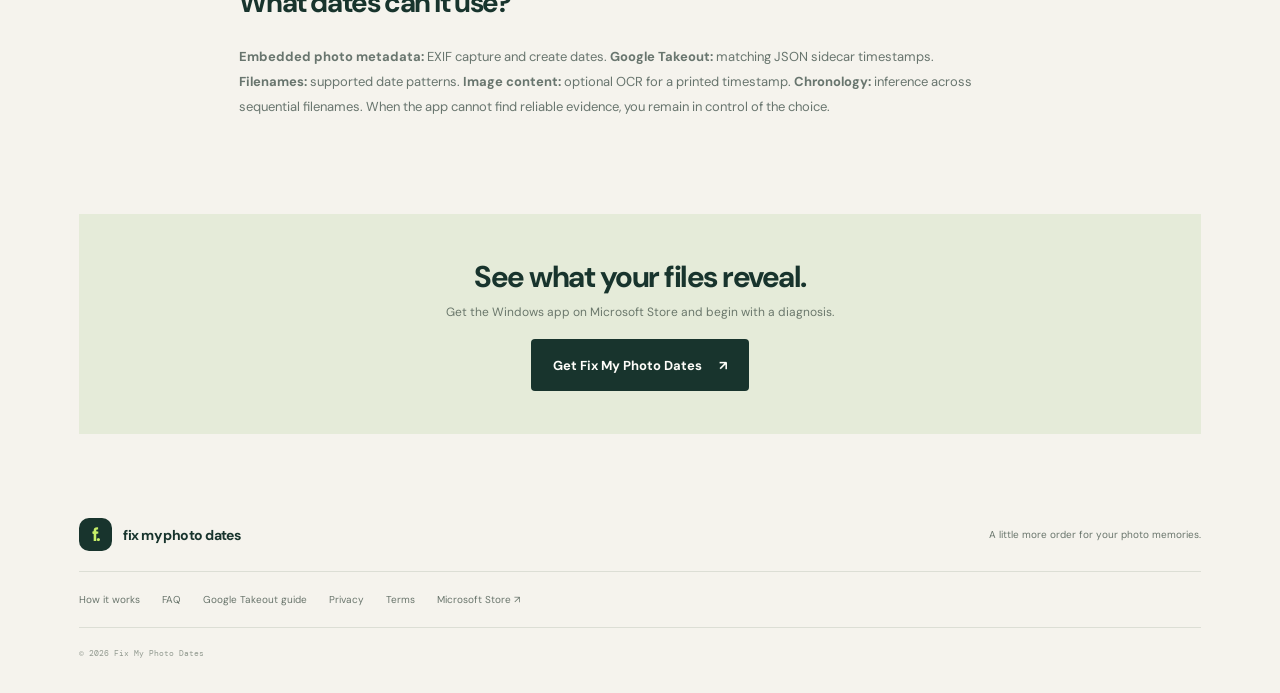
<file: product.html>
<!doctype html>
<html lang="en">
<head>
<!-- ga:start -->
<!-- Google tag (gtag.js) -->
<script async src="https://www.googletagmanager.com/gtag/js?id=G-S093L3PEBR"></script>
<script>
  window.dataLayer = window.dataLayer || [];
  function gtag(){dataLayer.push(arguments);}
  gtag('js', new Date());

  gtag('config', 'G-S093L3PEBR');
</script>
<!-- ga:end -->
  <meta charset="utf-8"><meta name="viewport" content="width=device-width, initial-scale=1"><meta name="theme-color" content="#f5f3ed">
  <meta name="description" content="See how Fix My Photo Dates diagnoses and repairs wrong photo dates on Windows, from EXIF and Google Takeout sidecars to preview and rollback.">
  <link rel="canonical" href="https://nikatsam.github.io/FixMyPhotoDates-Website/product.html"><link rel="icon" href="favicon.svg" type="image/svg+xml"><link rel="stylesheet" href="styles.css"><link rel="stylesheet" href="motion.css"><link rel="stylesheet" href="subpages.css"><title>How Photo Date Repair Works | Fix My Photo Dates</title>
  <meta property="og:title" content="How Photo Date Repair Works | Fix My Photo Dates"><meta property="og:description" content="Diagnose first, review your dates, and choose what to repair with the local Windows app."><meta property="og:url" content="https://nikatsam.github.io/FixMyPhotoDates-Website/product.html">
  <script defer src="site.js"></script>
  <script type="application/ld+json">{"@context":"https://schema.org","@type":"HowTo","name":"How to diagnose and repair wrong photo dates on Windows","description":"Use Fix My Photo Dates to inspect exported or copied photo files, review date evidence, and apply selected repairs.","step":[{"@type":"HowToStep","name":"Choose a photo folder","text":"Select a folder to scan, optionally including subfolders and Google Takeout JSON sidecars."},{"@type":"HowToStep","name":"Review detected dates","text":"Inspect proposed dates, confidence, and detection source before making changes."},{"@type":"HowToStep","name":"Choose repair options","text":"Select whether to update Windows file timestamps, embedded EXIF date fields, or both."},{"@type":"HowToStep","name":"Apply and retain rollback details","text":"Apply selected fixes and use the local rollback record to restore saved original values."}]}</script>
<script type="application/ld+json">{"@context": "https://schema.org", "@type": "BreadcrumbList", "itemListElement": [{"@type": "ListItem", "position": 1, "name": "Home", "item": "https://nikatsam.github.io/FixMyPhotoDates-Website/"}, {"@type": "ListItem", "position": 2, "name": "How it works", "item": "https://nikatsam.github.io/FixMyPhotoDates-Website/product.html"}]}</script>
</head>
<body>
  <a class="skip-link" href="#main">Skip to content</a>
  <header class="site-header"><a class="brand" href="./"><span class="brand-mark" aria-hidden="true">f.</span><span>fix my photo dates</span></a><nav class="desktop-nav" aria-label="Main navigation"><a href="./#how-it-works">How it works</a><a href="./#features">Features</a><a href="faq.html">FAQ</a></nav><a class="button button-small button-dark header-cta" href="https://apps.microsoft.com/detail/9NFKQ1MV9399" target="_blank" rel="noopener">Get it on Microsoft Store <span aria-hidden="true">↗</span></a></header>
<nav class="breadcrumb" aria-label="Breadcrumb" style="font-size:.9rem;padding:.6rem 1.2rem 0;"><ol style="list-style:none;display:flex;flex-wrap:wrap;gap:.35rem;margin:0;padding:0"><li><a href="./">Home</a></li><li aria-current="page"><span aria-hidden="true">&rsaquo;</span> How it works</li></ol></nav>
  <main id="main" class="subpage">
    <section class="subpage-hero reveal"><div class="section-kicker">A LOCAL PHOTO DATE REPAIR WORKFLOW</div><h1>Evidence first.<br><span class="serif-accent">Edits second.</span></h1><p>Fix My Photo Dates helps you understand why photos show the wrong date and what information is available to restore it. You review the proposal before a repair is applied.</p></section>
    <section class="steps-layout reveal"><h2>How to fix photo dates on Windows</h2><p>Use the app on exported or copied photo files. It reads each file, checks available date clues, and presents a repair plan you can inspect before applying.</p>
      <article class="step-row"><span>01</span><div><h3>Select the folder to check</h3><p>Choose a photo folder and decide whether to include subfolders. For Google Takeout, keep the JSON metadata files alongside the corresponding images and enable sidecar parsing.</p></div></article>
      <article class="step-row"><span>02</span><div><h3>See where each proposed date came from</h3><p>The app checks embedded photo dates first, followed by Google Takeout sidecars, recognized filename patterns, chronological clues, and optional OCR for a date visibly printed on the image. Files without a reliable result stay marked uncertain.</p></div></article>
      <article class="step-row"><span>03</span><div><h3>Review the preview and adjust dates</h3><p>Inspect the current and proposed date, source, and confidence. Apply a timezone offset, space undated files across a known interval, or manually override individual dates. Exclude files you do not want to change.</p></div></article>
      <article class="step-row"><span>04</span><div><h3>Choose exactly which dates to write</h3><p>Choose Windows creation time, Windows modified time, embedded EXIF dates, or a combination. EXIF editing updates selected date fields; RAW EXIF editing is an explicit opt-in.</p></div></article>
      <article class="step-row"><span>05</span><div><h3>Apply the repair and keep a record</h3><p>The app records repair information locally for rollback and can save a human-readable run log. Back up irreplaceable files before metadata changes.</p></div></article>
      <div class="guide-note"><strong>Exported Apple Photos library?</strong> The app works on the photo files you export to Windows; it does not open or modify the Apple Photos library. Embedded capture dates and Windows filesystem dates are separate, and the importing photo app may prioritize one over the other.</div>
    </section>
    <section class="steps-layout reveal"><h2>What dates can it use?</h2><p><strong>Embedded photo metadata:</strong> EXIF capture and create dates. <strong>Google Takeout:</strong> matching JSON sidecar timestamps. <strong>Filenames:</strong> supported date patterns. <strong>Image content:</strong> optional OCR for a printed timestamp. <strong>Chronology:</strong> inference across sequential filenames. When the app cannot find reliable evidence, you remain in control of the choice.</p></section>
    <section class="subpage-cta reveal"><h2>See what your files reveal.</h2><p>Get the Windows app on Microsoft Store and begin with a diagnosis.</p><a class="button button-dark" href="https://apps.microsoft.com/detail/9NFKQ1MV9399" target="_blank" rel="noopener">Get Fix My Photo Dates <span aria-hidden="true">↗</span></a></section>
  </main>
  <footer class="site-footer"><a class="brand footer-brand" href="./"><span class="brand-mark" aria-hidden="true">f.</span><span>fix my photo dates</span></a><p>A little more order for your photo memories.</p><div class="footer-links"><a href="product.html">How it works</a><a href="faq.html">FAQ</a><a href="google-takeout-photo-dates.html">Google Takeout guide</a><a href="privacy.html">Privacy</a><a href="terms.html">Terms</a><a href="https://apps.microsoft.com/detail/9NFKQ1MV9399" target="_blank" rel="noopener">Microsoft Store ↗</a></div><span class="copyright">© 2026 Fix My Photo Dates</span></footer>
</body>
</html>
</file>
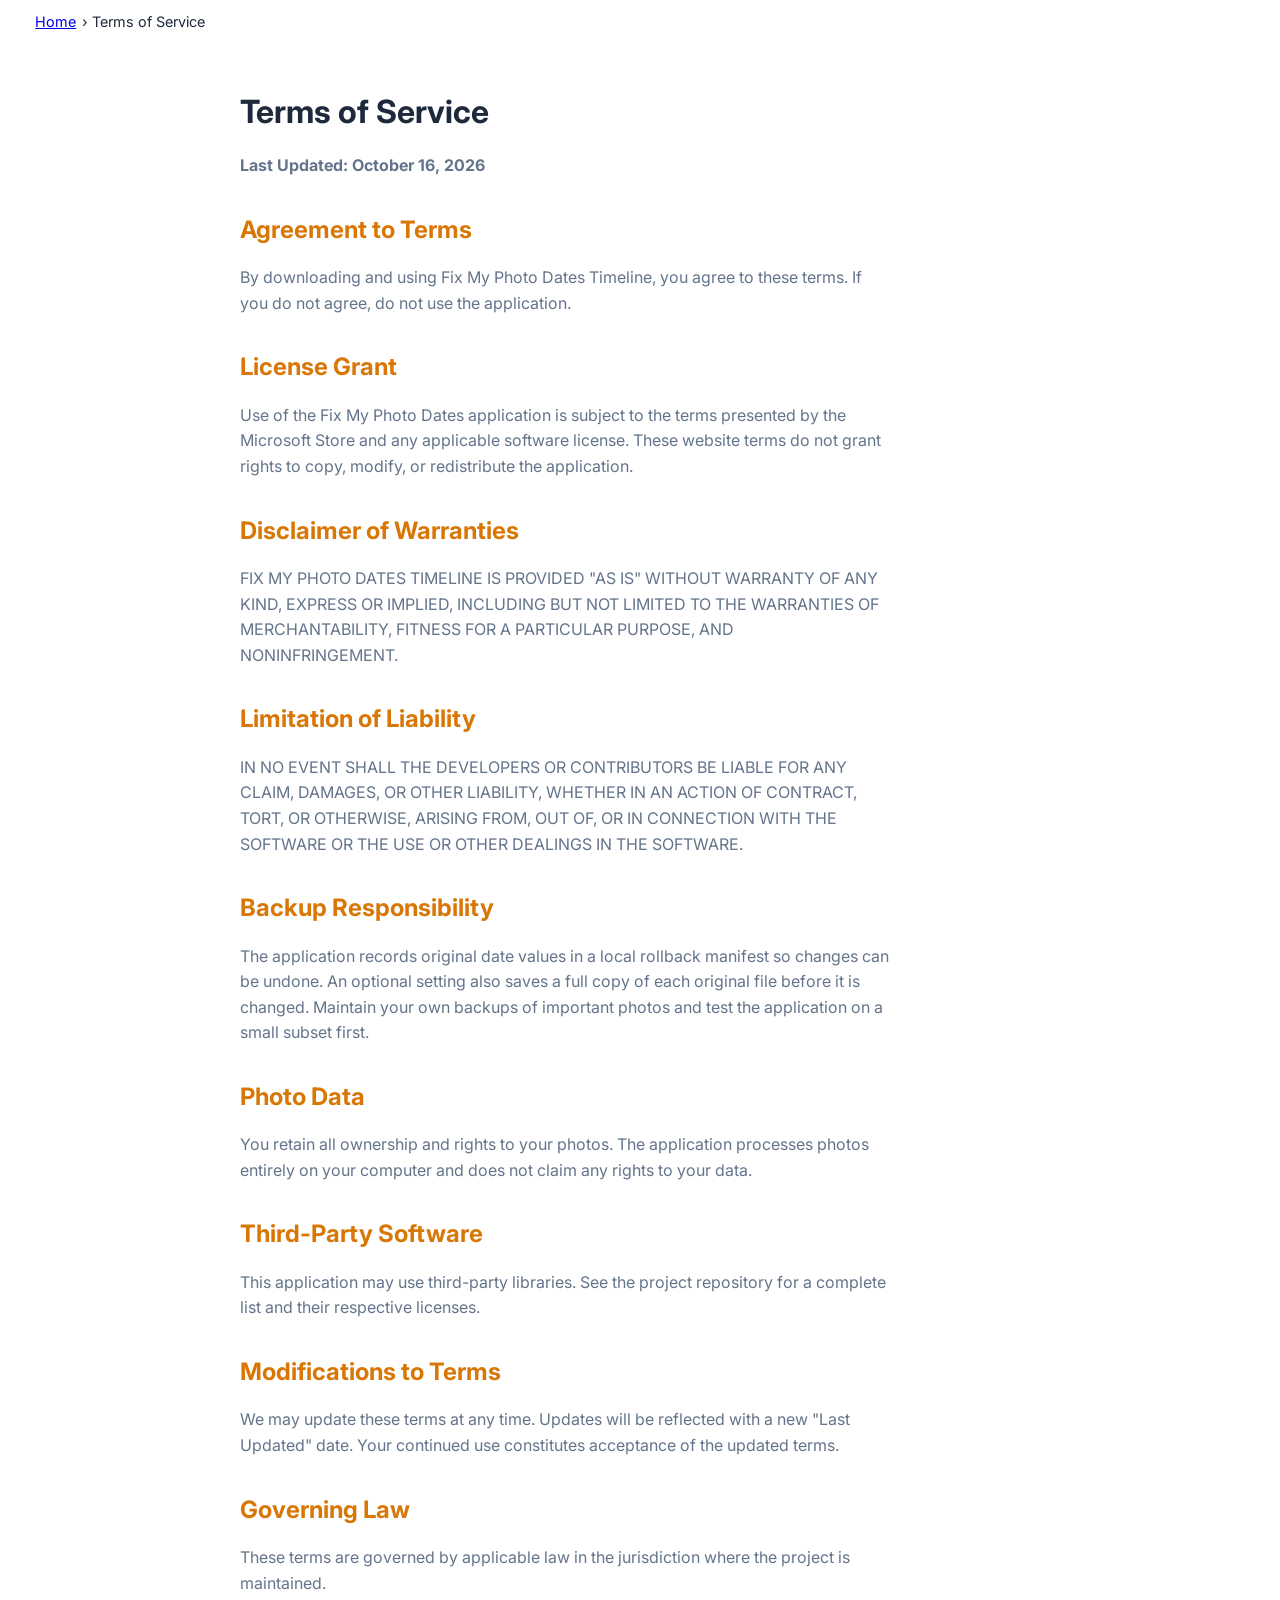
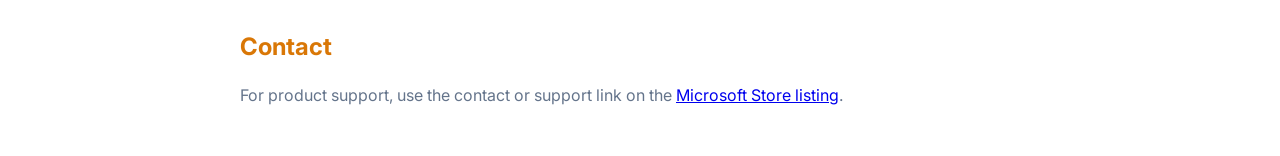
<file: terms.html>
<!doctype html>
<html lang="en">
<head>
<!-- ga:start -->
<!-- Google tag (gtag.js) -->
<script async src="https://www.googletagmanager.com/gtag/js?id=G-S093L3PEBR"></script>
<script>
  window.dataLayer = window.dataLayer || [];
  function gtag(){dataLayer.push(arguments);}
  gtag('js', new Date());

  gtag('config', 'G-S093L3PEBR');
</script>
<!-- ga:end -->
  <meta charset="UTF-8">
  <meta name="viewport" content="width=device-width, initial-scale=1.0, viewport-fit=cover">
  <meta name="description" content="Terms of service for Fix My Photo Dates, covering the Windows desktop app and this product website. Read them alongside your Store purchase terms.">
  <link rel="canonical" href="https://nikatsam.github.io/FixMyPhotoDates-Website/terms.html">
  <link rel="preconnect" href="https://fonts.googleapis.com">
  <link rel="preconnect" href="https://fonts.gstatic.com" crossorigin>
  <link href="https://fonts.googleapis.com/css2?family=Inter:wght@400;500;600;700&display=swap" rel="stylesheet">

  <title>Terms of Service - Fix My Photo Dates</title>

  <style>
    :root {
      --accent-600: #D97706;
      --text-primary: #1E293B;
      --text-secondary: #64748B;
      --slate-100: #E2E8F0;
      --bg-white: #FFFFFF;
      font-family: 'Inter', -apple-system, BlinkMacSystemFont, 'Segoe UI', sans-serif;
      color: var(--text-primary);
    }

    @media (prefers-color-scheme: dark) {
      :root:not([data-theme="light"]) {
        --text-primary: #F1F5F9;
        --text-secondary: #CBD5E1;
        --bg-white: #0F172A;
        --slate-100: #334155;
        color-scheme: dark;
      }
    }

    * { box-sizing: border-box; }
    body {
      margin: 0;
      padding: 0 16px;
      background: var(--bg-white);
      line-height: 1.6;
    }

    .container { max-width: 800px; margin: 0 auto; padding: 2rem 0; }
    h1 { font-size: 2rem; margin-bottom: 1rem; }
    h2 { font-size: 1.5rem; margin-top: 2rem; margin-bottom: 1rem; color: var(--accent-600); }
    p { max-width: 65ch; margin-bottom: 1rem; color: var(--text-secondary); }
  </style>
<script type="application/ld+json">{"@context": "https://schema.org", "@type": "BreadcrumbList", "itemListElement": [{"@type": "ListItem", "position": 1, "name": "Home", "item": "https://nikatsam.github.io/FixMyPhotoDates-Website/"}, {"@type": "ListItem", "position": 2, "name": "Terms of Service", "item": "https://nikatsam.github.io/FixMyPhotoDates-Website/terms.html"}]}</script>
</head>
<body>
<nav class="breadcrumb" aria-label="Breadcrumb" style="font-size:.9rem;padding:.6rem 1.2rem 0;"><ol style="list-style:none;display:flex;flex-wrap:wrap;gap:.35rem;margin:0;padding:0"><li><a href="./">Home</a></li><li aria-current="page"><span aria-hidden="true">&rsaquo;</span> Terms of Service</li></ol></nav>
  <div class="container">
    <h1>Terms of Service</h1>
    <p><strong>Last Updated: October 16, 2026</strong></p>

    <h2>Agreement to Terms</h2>
    <p>By downloading and using Fix My Photo Dates Timeline, you agree to these terms. If you do not agree, do not use the application.</p>

    <h2>License Grant</h2>
    <p>Use of the Fix My Photo Dates application is subject to the terms presented by the Microsoft Store and any applicable software license. These website terms do not grant rights to copy, modify, or redistribute the application.</p>

    <h2>Disclaimer of Warranties</h2>
    <p>FIX MY PHOTO DATES TIMELINE IS PROVIDED "AS IS" WITHOUT WARRANTY OF ANY KIND, EXPRESS OR IMPLIED, INCLUDING BUT NOT LIMITED TO THE WARRANTIES OF MERCHANTABILITY, FITNESS FOR A PARTICULAR PURPOSE, AND NONINFRINGEMENT.</p>

    <h2>Limitation of Liability</h2>
    <p>IN NO EVENT SHALL THE DEVELOPERS OR CONTRIBUTORS BE LIABLE FOR ANY CLAIM, DAMAGES, OR OTHER LIABILITY, WHETHER IN AN ACTION OF CONTRACT, TORT, OR OTHERWISE, ARISING FROM, OUT OF, OR IN CONNECTION WITH THE SOFTWARE OR THE USE OR OTHER DEALINGS IN THE SOFTWARE.</p>

    <h2>Backup Responsibility</h2>
    <p>The application records original date values in a local rollback manifest so changes can be undone. An optional setting also saves a full copy of each original file before it is changed. Maintain your own backups of important photos and test the application on a small subset first.</p>

    <h2>Photo Data</h2>
    <p>You retain all ownership and rights to your photos. The application processes photos entirely on your computer and does not claim any rights to your data.</p>

    <h2>Third-Party Software</h2>
    <p>This application may use third-party libraries. See the project repository for a complete list and their respective licenses.</p>

    <h2>Modifications to Terms</h2>
    <p>We may update these terms at any time. Updates will be reflected with a new "Last Updated" date. Your continued use constitutes acceptance of the updated terms.</p>

    <h2>Governing Law</h2>
    <p>These terms are governed by applicable law in the jurisdiction where the project is maintained.</p>

    <h2>Contact</h2>
    <p>For product support, use the contact or support link on the <a href="https://apps.microsoft.com/detail/9NFKQ1MV9399">Microsoft Store listing</a>.</p>
  </div>
</body>
</html>
</file>
<file: styles.css>
@import url('https://fonts.googleapis.com/css2?family=DM+Mono:wght@400;500&family=DM+Sans:wght@400;500;600;700&family=Playfair+Display:ital,wght@1,500&display=swap');

:root{--paper:#f5f3ed;--ink:#18342d;--muted:#68756e;--line:#dcded5;--green:#c7ef69;--orange:#ff815f;--white:#fffefa;--mono:'DM Mono',monospace;--sans:'DM Sans',Arial,sans-serif;--serif:'Playfair Display',Georgia,serif;--gutter:clamp(22px,6.2vw,96px);font-family:var(--sans);color:var(--ink);background:var(--paper);font-synthesis:none;text-rendering:optimizeLegibility;-webkit-font-smoothing:antialiased;scroll-behavior:smooth}*{box-sizing:border-box}body{margin:0;min-width:320px}a{color:inherit;text-decoration:none}button,a{-webkit-tap-highlight-color:transparent}a:focus-visible{outline:3px solid var(--orange);outline-offset:4px}.skip-link{position:fixed;top:8px;left:8px;z-index:50;padding:12px 16px;background:var(--ink);color:white;transform:translateY(-150%)}.skip-link:focus{transform:none}.site-header{height:84px;padding:0 var(--gutter);display:flex;align-items:center;justify-content:space-between;border-bottom:1px solid var(--line);position:relative;z-index:5;background:rgba(245,243,237,.92);backdrop-filter:blur(12px)}.brand{display:inline-flex;align-items:center;gap:11px;font-size:14px;font-weight:700;letter-spacing:-.04em}.brand-mark{display:grid;place-items:center;width:33px;height:33px;background:var(--ink);color:var(--green);border-radius:10px;font-weight:700;font-size:19px;letter-spacing:-.08em}.desktop-nav{display:flex;gap:38px;font-size:13px;color:#53645b}.desktop-nav a,.footer-links a{transition:color .2s}.desktop-nav a:hover,.footer-links a:hover{color:#849d37}.button{display:inline-flex;align-items:center;justify-content:center;gap:17px;padding:16px 22px;border-radius:4px;font-size:13px;font-weight:700;transition:transform .22s,box-shadow .22s,background .22s;min-height:52px}.button:hover{transform:translateY(-3px);box-shadow:0 9px 24px #18342d25}.button-dark{color:var(--white);background:var(--ink)}.button-dark:hover{background:#254a3e}.button-small{padding:11px 15px;min-height:42px;font-size:12px}.section-wrap{padding-left:var(--gutter);padding-right:var(--gutter)}.hero{min-height:670px;padding-top:68px;display:grid;grid-template-columns:1fr 1fr;column-gap:7%;position:relative;overflow:hidden;align-items:center}.hero-copy{padding-bottom:34px;z-index:1}.eyebrow,.section-kicker,.problem-index,.mini-label,.hero-bottom,.art-caption,.source-no,.source-badge,.step-top>span:first-child,.cta-note{font-family:var(--mono);font-size:10px;letter-spacing:.09em}.eyebrow{display:flex;align-items:center;gap:9px;color:#65766a;margin:0 0 26px}.eyebrow-dot{width:7px;height:7px;border-radius:50%;background:#92bb38;box-shadow:0 0 0 4px #92bb3825}.hero h1{font-size:clamp(48px,6vw,82px);line-height:.99;letter-spacing:-.075em;font-weight:600;margin:0;max-width:650px}.serif-accent{font-family:var(--serif);font-weight:500;letter-spacing:-.065em;color:#788f3b}.hero-lede{font-size:16px;line-height:1.75;color:#69766f;max-width:480px;margin:25px 0 25px}.hero-actions{display:flex;gap:27px;align-items:center}.text-link{font-size:13px;font-weight:700;display:inline-flex;align-items:center;gap:12px;border-bottom:1px solid #aeb8a6;padding:7px 0;transition:gap .2s,color .2s}.text-link:hover{gap:17px;color:#728d30}.trust-row{display:flex;flex-wrap:wrap;gap:21px;margin-top:34px;color:#617066;font-size:11px}.trust-row i{font-style:normal;color:#789831;font-weight:700;margin-right:5px}.hero-art{height:440px;position:relative;isolation:isolate;display:grid;place-items:center}.hero-art:before{content:'';width:min(400px,78%);aspect-ratio:1;border-radius:50%;background:#e6ebd8;position:absolute;z-index:-2}.orbit{position:absolute;border:1px solid #c4cead;border-radius:50%;width:460px;height:250px;transform:rotate(-26deg)}.orbit-two{width:380px;height:470px;transform:rotate(29deg);border-color:#d7d9c9}.spark{position:absolute;color:#9eb05e;font-size:27px;animation:twinkle 4s ease-in-out infinite}.spark-one{top:29px;right:15%;}.spark-two{bottom:78px;left:8%;font-size:17px;animation-delay:1s}.date-card{position:absolute;background:var(--white);box-shadow:0 16px 50px #2a3e2918;border:1px solid #e5e7dd;padding:14px 16px;display:flex;flex-direction:column;gap:6px;z-index:3}.date-card strong{font-size:14px;letter-spacing:-.03em}.date-card small{color:#79857b;font-size:9px}.mini-label{font-size:8px;color:#8a9686}.card-back{top:79px;right:2%;transform:rotate(6deg);width:158px;animation:float 6s ease-in-out infinite}.card-front{left:0;bottom:99px;width:215px;transform:rotate(-5deg);animation:float 7s ease-in-out infinite reverse}.card-check{position:absolute;right:13px;top:13px;background:var(--green);width:22px;height:22px;border-radius:50%;display:grid;place-items:center;font-size:12px}.photo-stack{position:absolute;width:220px;height:260px;left:50%;top:50%;transform:translate(-50%,-50%);}.photo{position:absolute;inset:0;border:8px solid var(--white);border-bottom-width:28px;box-shadow:0 18px 40px #20382a20;overflow:hidden;background:linear-gradient(145deg,#d3ead5 0 38%,#8eb598 38% 58%,#476f5f 58%)}.photo-a{transform:rotate(12deg) translate(13px,-6px);background:linear-gradient(145deg,#f5caa0 0 33%,#f3dfb9 33% 46%,#95b798 46% 62%,#456d62 62%)}.photo-b{transform:rotate(-9deg) translate(-10px,4px);background:linear-gradient(155deg,#b9dce2 0 40%,#efdfb4 40% 53%,#82a888 53% 71%,#36594d 71%)}.photo-c{transform:rotate(1deg);background:linear-gradient(155deg,#a6d3dc 0 40%,#f4dfaa 40% 53%,#8fb286 53% 70%,#395e50 70%)}.sun{position:absolute;width:30px;height:30px;background:#f6ce77;border-radius:50%;right:28px;top:25px}.mountain{position:absolute;bottom:0;width:120%;height:54%;clip-path:polygon(0 100%,40% 15%,57% 46%,71% 0,100% 100%)}.mountain-a{left:-9%;background:#618d72}.mountain-b{left:22%;height:38%;background:#315f51;clip-path:polygon(0 100%,35% 0,62% 62%,79% 23%,100% 100%)}.art-caption{position:absolute;right:4%;bottom:22px;color:#778477;font-size:8px;letter-spacing:.04em;display:flex;align-items:center;gap:8px}.caption-line{width:26px;height:1px;background:#a9b592}.hero-bottom{grid-column:1/-1;position:absolute;left:var(--gutter);right:var(--gutter);bottom:25px;display:flex;justify-content:space-between;color:#889187;font-size:8px}.problem-section{padding-top:118px;padding-bottom:121px;background:var(--ink);color:var(--white)}.problem-section .section-kicker,.workflow .section-kicker,.feature-copy .section-kicker,.privacy-band .section-kicker,.faq-preview .section-kicker{color:#afca73}.problem-heading{display:grid;grid-template-columns:1fr .6fr;align-items:end;gap:10%;margin:23px 0 55px}.problem-heading h2,.workflow h2,.feature-copy h2,.privacy-band h2,.faq-preview h2{font-size:clamp(39px,5vw,62px);line-height:1.06;letter-spacing:-.065em;font-weight:500;margin:0}.problem-heading .serif-accent{color:var(--green)}.problem-heading p{color:#b2c0b7;font-size:14px;line-height:1.8;max-width:380px;margin:0 0 4px}.problem-strip{border-top:1px solid #ffffff36;border-bottom:1px solid #ffffff36;display:grid;grid-template-columns:repeat(3,1fr)}.problem-strip article{padding:26px 27px 29px 0;min-height:208px}.problem-strip article+article{padding-left:27px;border-left:1px solid #ffffff36}.problem-index{color:#b6c984;font-size:9px}.problem-strip h3{font-size:17px;letter-spacing:-.04em;margin:20px 0 8px}.problem-strip p{font-size:12px;line-height:1.7;color:#bdc9c0;max-width:270px;margin:0 0 17px}.problem-strip a{font-size:11px;color:var(--green);font-weight:600}.problem-strip a span{padding-left:5px}.apple-note{font-size:11px;color:#c8d1c8;line-height:1.7;margin:21px 0 0;display:flex;gap:9px}.apple-note span{color:var(--green)}.workflow{padding-top:120px;padding-bottom:108px}.workflow .section-kicker,.feature-copy .section-kicker,.faq-preview .section-kicker{color:#788f3b}.workflow-intro{display:flex;justify-content:space-between;align-items:end;margin:22px 0 50px;gap:30px}.workflow-intro h2 .serif-accent,.feature-copy h2 .serif-accent,.privacy-band h2 .serif-accent,.faq-preview h2 .serif-accent{color:#788f3b}.workflow-intro p{color:#707c73;font-size:13px;line-height:1.8;max-width:330px;margin:0 3% 5px 0}.workflow-grid{display:grid;grid-template-columns:repeat(3,1fr);gap:13px}.workflow-card{min-height:337px;background:#eeede6;padding:25px;position:relative;overflow:hidden;border:1px solid #e7e7dd;transition:transform .3s,box-shadow .3s}.workflow-card:hover{transform:translateY(-6px);box-shadow:0 18px 38px #233b2910}.workflow-featured{background:#e8eedc}.step-top{display:flex;align-items:center;justify-content:space-between;color:#82906e}.step-top>span:first-child{font-size:9px}.step-icon{width:31px;height:31px;border:1px solid #c5cbb7;border-radius:50%;display:grid;place-items:center;color:#718a3a}.folder-icon:before{content:'';width:13px;height:9px;border:1.5px solid #718a3a;border-radius:2px;box-shadow:0 -4px 0 -2px #eeede6,0 -4px 0 -1px #718a3a}.scan-icon{font-size:23px}.check-icon{background:var(--green);border-color:var(--green);font-size:13px}.workflow-card h3{font-size:18px;margin:28px 0 9px;letter-spacing:-.04em}.workflow-card>p{font-size:12px;line-height:1.7;color:#707b71;max-width:270px}.folder-demo,.diagnosis-demo,.undo-demo{background:#faf9f4;border:1px solid #e0e1d7;margin-top:29px;padding:12px;font-size:9px;color:#5a675d;display:flex;align-items:center;gap:9px}.folder-symbol{color:#8ca347;font-size:15px}.folder-count{margin-left:auto;color:#9aa197}.diagnosis-demo{display:block;padding:9px 11px}.diagnosis-demo>div{padding:5px 0;display:flex;gap:7px;align-items:center}.diagnosis-demo b{font-weight:500;margin-left:auto;color:#536250}.status-dot{width:6px;height:6px;border-radius:50%}.green{background:#78aa4c}.amber{background:#e2a54c}.diagnosis-demo .diagnosis-result{border-top:1px solid #e6e7de;margin-top:3px;padding-top:8px;color:#8a983e;font-size:8px}.diagnosis-result span{margin-left:auto}.undo-demo{padding:11px}.undo-check{width:18px;height:18px;background:#c9ed88;border-radius:50%;display:grid;place-items:center;color:#4d6a28}.undo-arrow{margin-left:auto;color:#829a43;font-size:15px}.workflow-link{margin-top:30px}.feature-section{background:#e9ebe2;padding-top:105px;padding-bottom:110px;display:grid;grid-template-columns:.8fr 1.2fr;gap:12%;align-items:start}.feature-copy .section-kicker{margin-bottom:24px}.feature-copy>p{font-size:13px;line-height:1.85;color:#707c73;max-width:365px;margin:23px 0 24px}.source-list{border-top:1px solid #cbd0c3}.source-row{min-height:75px;border-bottom:1px solid #cbd0c3;display:grid;grid-template-columns:27px 38px 1fr auto;gap:11px;align-items:center}.source-no{font-size:8px;color:#9ba594}.source-icon{width:28px;height:28px;display:grid;place-items:center;border:1px solid #cdd4c2;border-radius:50%;font-size:12px;color:#718b3c}.source-row b,.source-row small{display:block}.source-row b{font-size:12px;font-weight:600}.source-row small{font-size:10px;color:#7c867b;margin-top:4px}.source-badge{font-size:7px;color:#718b3c;border:1px solid #cad8af;padding:5px 7px;white-space:nowrap}.badge-mid{color:#a1742d;border-color:#e0d4b1}.badge-manual{color:#788078;border-color:#ccd0c8}.privacy-band{padding-top:82px;padding-bottom:82px;background:#dfe8ca;display:grid;grid-template-columns:45px 1fr 1fr auto;gap:28px;align-items:center}.privacy-mark{font-size:28px;color:#7b913f}.privacy-band .section-kicker{color:#71853d;margin-bottom:15px}.privacy-band h2{font-size:37px}.privacy-band>p{font-size:12px;line-height:1.8;color:#667161;max-width:360px;margin:0}.privacy-band>.text-link{white-space:nowrap}.faq-preview{padding-top:112px;padding-bottom:112px}.faq-preview .section-kicker{margin-bottom:22px}.faq-preview-head{display:flex;align-items:end;justify-content:space-between;margin-bottom:36px}.faq-preview h2{font-size:46px}.faq-grid{display:grid;grid-template-columns:repeat(2,1fr);border-top:1px solid var(--line)}.faq-grid article{padding:22px 35px 23px 0;border-bottom:1px solid var(--line)}.faq-grid article:nth-child(odd){border-right:1px solid var(--line)}.faq-grid article:nth-child(even){padding-left:35px}.faq-grid h3{font-size:14px;letter-spacing:-.02em;margin:0 0 8px}.faq-grid p{font-size:11px;color:#717c72;line-height:1.75;margin:0;max-width:450px}.final-cta{margin:0 var(--gutter) 85px;padding:72px 24px 66px;position:relative;overflow:hidden;background:var(--ink);text-align:center;color:white}.final-cta .section-kicker{position:relative;color:#b4d178}.final-cta h2{position:relative;font-size:clamp(37px,5vw,57px);letter-spacing:-.065em;font-weight:500;margin:20px 0 10px}.final-cta>p{position:relative;font-size:13px;color:#c1ccc2;margin:0 auto 25px;line-height:1.7}.button-light{position:relative;background:var(--green);color:var(--ink)}.button-light:hover{background:#d4f28c}.cta-note{position:relative;display:block;margin-top:15px;font-size:8px;letter-spacing:.04em;color:#b8c4b9}.cta-orb{position:absolute;border-radius:50%;filter:blur(1px)}.cta-orb-one{width:230px;height:230px;left:-97px;top:-135px;background:#93a94b33}.cta-orb-two{width:310px;height:310px;right:-138px;bottom:-216px;background:#ff815f20}.site-footer{padding:0 var(--gutter) 35px;display:grid;grid-template-columns:1fr 1fr;gap:20px;align-items:center;color:#69756c}.footer-brand{color:var(--ink);grid-column:1}.footer-brand .brand-mark{background:var(--ink)}.site-footer>p{font-size:10px;margin:0;grid-column:2;text-align:right}.footer-links{grid-column:1/-1;display:flex;flex-wrap:wrap;gap:22px;padding:21px 0;border-top:1px solid var(--line);border-bottom:1px solid var(--line);font-size:10px}.copyright{grid-column:1/-1;font-family:var(--mono);font-size:8px;color:#929a90}.reveal{opacity:0;transform:translateY(22px);transition:opacity .7s ease,transform .7s cubic-bezier(.2,.7,.2,1)}.reveal.is-visible{opacity:1;transform:none}.hero-copy.reveal{transition-delay:.05s}.hero-art.reveal{transition-delay:.18s}@keyframes float{0%,100%{translate:0 0}50%{translate:0 -9px}}@keyframes twinkle{0%,100%{transform:scale(.9) rotate(0);opacity:.55}50%{transform:scale(1.14) rotate(30deg);opacity:1}}@media(max-width:900px){.hero{column-gap:2%;grid-template-columns:1fr 1fr}.hero h1{font-size:clamp(48px,7vw,67px)}.hero-art{transform:scale(.9)}.problem-heading{grid-template-columns:1fr .75fr}.feature-section{gap:6%}.privacy-band{grid-template-columns:40px 1fr 1fr}.privacy-band>.text-link{grid-column:2/-1}.source-badge{display:none}}@media(max-width:680px){.site-header{height:70px}.desktop-nav{display:none}.header-cta{font-size:10px;padding:9px 10px;gap:8px}.brand{font-size:12px;gap:7px}.brand-mark{width:29px;height:29px}.hero{display:flex;flex-direction:column;align-items:stretch;padding-top:56px;padding-bottom:58px;gap:0;min-height:0}.hero-copy{padding:0}.hero h1{font-size:clamp(48px,12vw,72px)}.hero-lede{font-size:14px;margin-top:19px}.hero-art{height:375px;transform:scale(.89);transform-origin:top center;margin:31px -25px -29px}.hero-bottom{bottom:17px;font-size:7px}.trust-row{gap:11px;font-size:9px}.hero-actions{gap:18px}.button{padding:14px 17px}.problem-section{padding-top:77px;padding-bottom:74px}.problem-heading{display:block;margin:19px 0 31px}.problem-heading h2,.workflow h2,.feature-copy h2{font-size:46px}.problem-heading p{margin-top:17px;font-size:12px}.problem-strip{grid-template-columns:1fr}.problem-strip article{min-height:0;padding:21px 0!important;border-left:0!important;border-bottom:1px solid #ffffff36}.problem-strip article:last-child{border-bottom:0}.problem-strip h3{margin:12px 0 5px}.problem-strip p{max-width:none;margin-bottom:9px}.apple-note{font-size:10px}.workflow{padding-top:77px;padding-bottom:70px}.workflow-intro{display:block;margin:19px 0 29px}.workflow-intro p{margin:14px 0 0}.workflow-grid{grid-template-columns:1fr}.workflow-card{min-height:290px;padding:21px}.workflow-card h3{margin-top:22px}.folder-demo,.diagnosis-demo,.undo-demo{margin-top:20px}.feature-section{grid-template-columns:1fr;padding-top:75px;padding-bottom:77px;gap:35px}.feature-copy>p{max-width:470px}.source-row{grid-template-columns:23px 30px 1fr;gap:9px;min-height:69px}.source-row small{font-size:9px}.privacy-band{padding-top:56px;padding-bottom:56px;grid-template-columns:32px 1fr;gap:14px}.privacy-mark{grid-row:1;font-size:24px}.privacy-band>div:nth-child(2){grid-column:2}.privacy-band h2{font-size:34px}.privacy-band>p,.privacy-band>.text-link{grid-column:2}.privacy-band>p{font-size:11px}.faq-preview{padding-top:77px;padding-bottom:77px}.faq-preview-head{display:block}.faq-preview h2{font-size:41px;margin-bottom:16px}.faq-grid{grid-template-columns:1fr}.faq-grid article,.faq-grid article:nth-child(even){padding:18px 0;border-right:0}.final-cta{margin:0 0 65px;padding:58px 22px}.final-cta h2{font-size:43px}.footer-links{gap:14px}.site-footer>p{font-size:9px}.footer-brand{font-size:11px}}@media(prefers-reduced-motion:reduce){*,*::before,*::after{scroll-behavior:auto!important;animation-duration:.01ms!important;animation-iteration-count:1!important;transition-duration:.01ms!important}.reveal{opacity:1;transform:none}}
</file>
<file: motion.css>
html:not(.motion-ready) .reveal{opacity:1;transform:none}
</file>
<file: app-preview.css>
.app-preview{padding-top:92px;padding-bottom:98px;background:#e9ebe2;display:grid;grid-template-columns:.55fr 1.45fr;gap:6%;align-items:center}
.app-preview-copy .section-kicker{color:#788f3b;margin-bottom:20px}
.app-preview-copy h2{font-size:clamp(42px,5vw,61px);line-height:1.05;letter-spacing:-.065em;font-weight:500;margin:0}
.app-preview-copy>p{font-size:13px;line-height:1.8;color:#707c73;margin:20px 0 0;max-width:300px}
.app-preview-figure{margin:0;background:#252525;padding:11px 11px 0;box-shadow:0 22px 60px #233b2924}
.app-preview-figure img{display:block;width:100%;height:auto}
.app-preview-figure figcaption{font-family:var(--mono);font-size:8px;color:#c7d0c4;letter-spacing:.05em;padding:12px 4px}
@media(max-width:680px){.app-preview{grid-template-columns:1fr;gap:28px;padding-top:70px;padding-bottom:73px}.app-preview-copy h2{font-size:46px}.app-preview-copy>p{max-width:460px}.app-preview-figure{padding:6px 6px 0}.app-preview-figure figcaption{font-size:7px}}
</file>
<file: subpages.css>
.subpage{min-height:65vh}
.subpage-hero{padding:90px var(--gutter) 66px;background:var(--ink);color:var(--white)}
.subpage-hero .section-kicker{color:#afca73}
.subpage-hero h1{font-size:clamp(56px,8vw,94px);line-height:.95;letter-spacing:-.08em;font-weight:500;margin:25px 0 18px}
.subpage-hero .serif-accent{color:var(--green)}
.subpage-hero>p{max-width:560px;font-size:14px;line-height:1.8;color:#c2cec5;margin:0}
.faq-list-section{max-width:920px;margin:0 auto;padding:58px var(--gutter) 12px}
.faq-list-section h2{font-size:24px;letter-spacing:-.04em;margin:0 0 14px}
.faq-item{border-top:1px solid var(--line);padding:0}
.faq-item:last-child{border-bottom:1px solid var(--line)}
.faq-item summary{list-style:none;cursor:pointer;padding:20px 38px 20px 0;font-size:14px;font-weight:600;position:relative}
.faq-item summary::-webkit-details-marker{display:none}
.faq-item summary:after{content:'+';position:absolute;right:4px;top:17px;color:#78913c;font-size:21px;font-weight:400;transition:transform .2s}
.faq-item[open] summary:after{transform:rotate(45deg)}
.faq-item summary:focus-visible{outline:2px solid var(--orange);outline-offset:3px}
.faq-item p{font-size:12px;line-height:1.85;color:#69766e;margin:-3px 45px 21px 0;max-width:700px}
.faq-item p a{color:#6f8837;text-decoration:underline;text-underline-offset:3px}
.faq-item code{background:#e8eadf;padding:2px 4px;font-size:11px}
.subpage-cta{margin:67px var(--gutter) 84px;background:#e5ebd9;text-align:center;padding:43px 20px}
.subpage-cta h2{font-size:30px;letter-spacing:-.05em;margin:0 0 8px}
.subpage-cta p{font-size:12px;color:#6b786c;margin:0 auto 19px}
.subpage-cta .button{margin:auto}
.steps-layout{max-width:960px;margin:auto;padding:65px var(--gutter) 15px}
.steps-layout>h2{font-size:28px;letter-spacing:-.05em;margin:0 0 24px}
.steps-layout>p{max-width:760px;font-size:13px;line-height:1.9;color:#68756e}
.steps-layout .step-row{display:grid;grid-template-columns:52px 1fr;gap:20px;padding:24px 0;border-top:1px solid var(--line)}
.step-row>span{font-family:var(--mono);font-size:10px;color:#809747;padding-top:3px}
.step-row h3{font-size:17px;margin:0 0 7px}
.step-row p{font-size:12px;line-height:1.8;color:#68756e;margin:0;max-width:690px}
.guide-note{margin-top:22px;background:#e9ede1;padding:21px 24px;font-size:12px;line-height:1.8;color:#58675b}
.guide-note strong{color:var(--ink)}
@media(max-width:680px){.subpage-hero{padding-top:63px;padding-bottom:54px}.subpage-hero h1{font-size:64px}.faq-list-section{padding-top:43px}.faq-list-section h2{font-size:21px}.faq-item summary{font-size:13px}.faq-item p{margin-right:0}.subpage-cta{margin:40px 0 62px}.subpage-cta h2{font-size:25px}.steps-layout{padding-top:43px}.steps-layout>h2{font-size:24px}.steps-layout .step-row{grid-template-columns:32px 1fr;gap:12px}}
</file>
